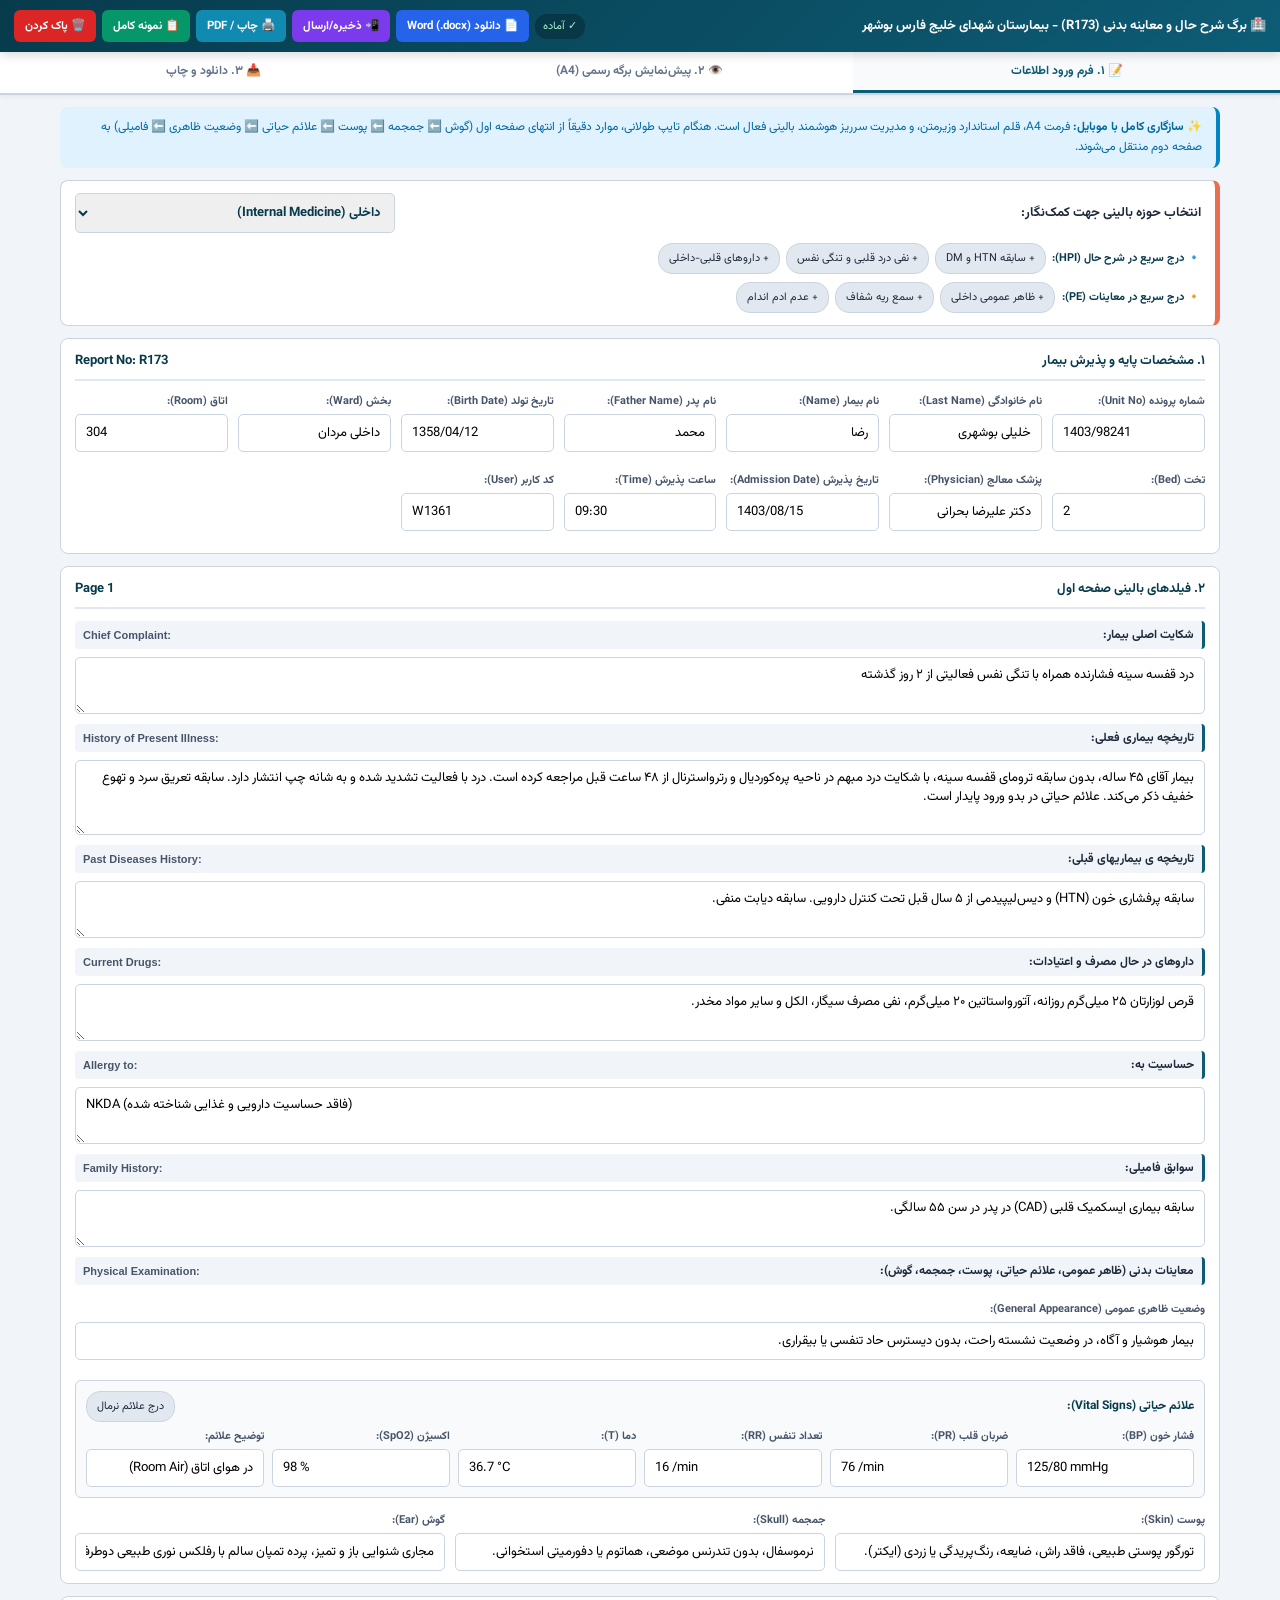
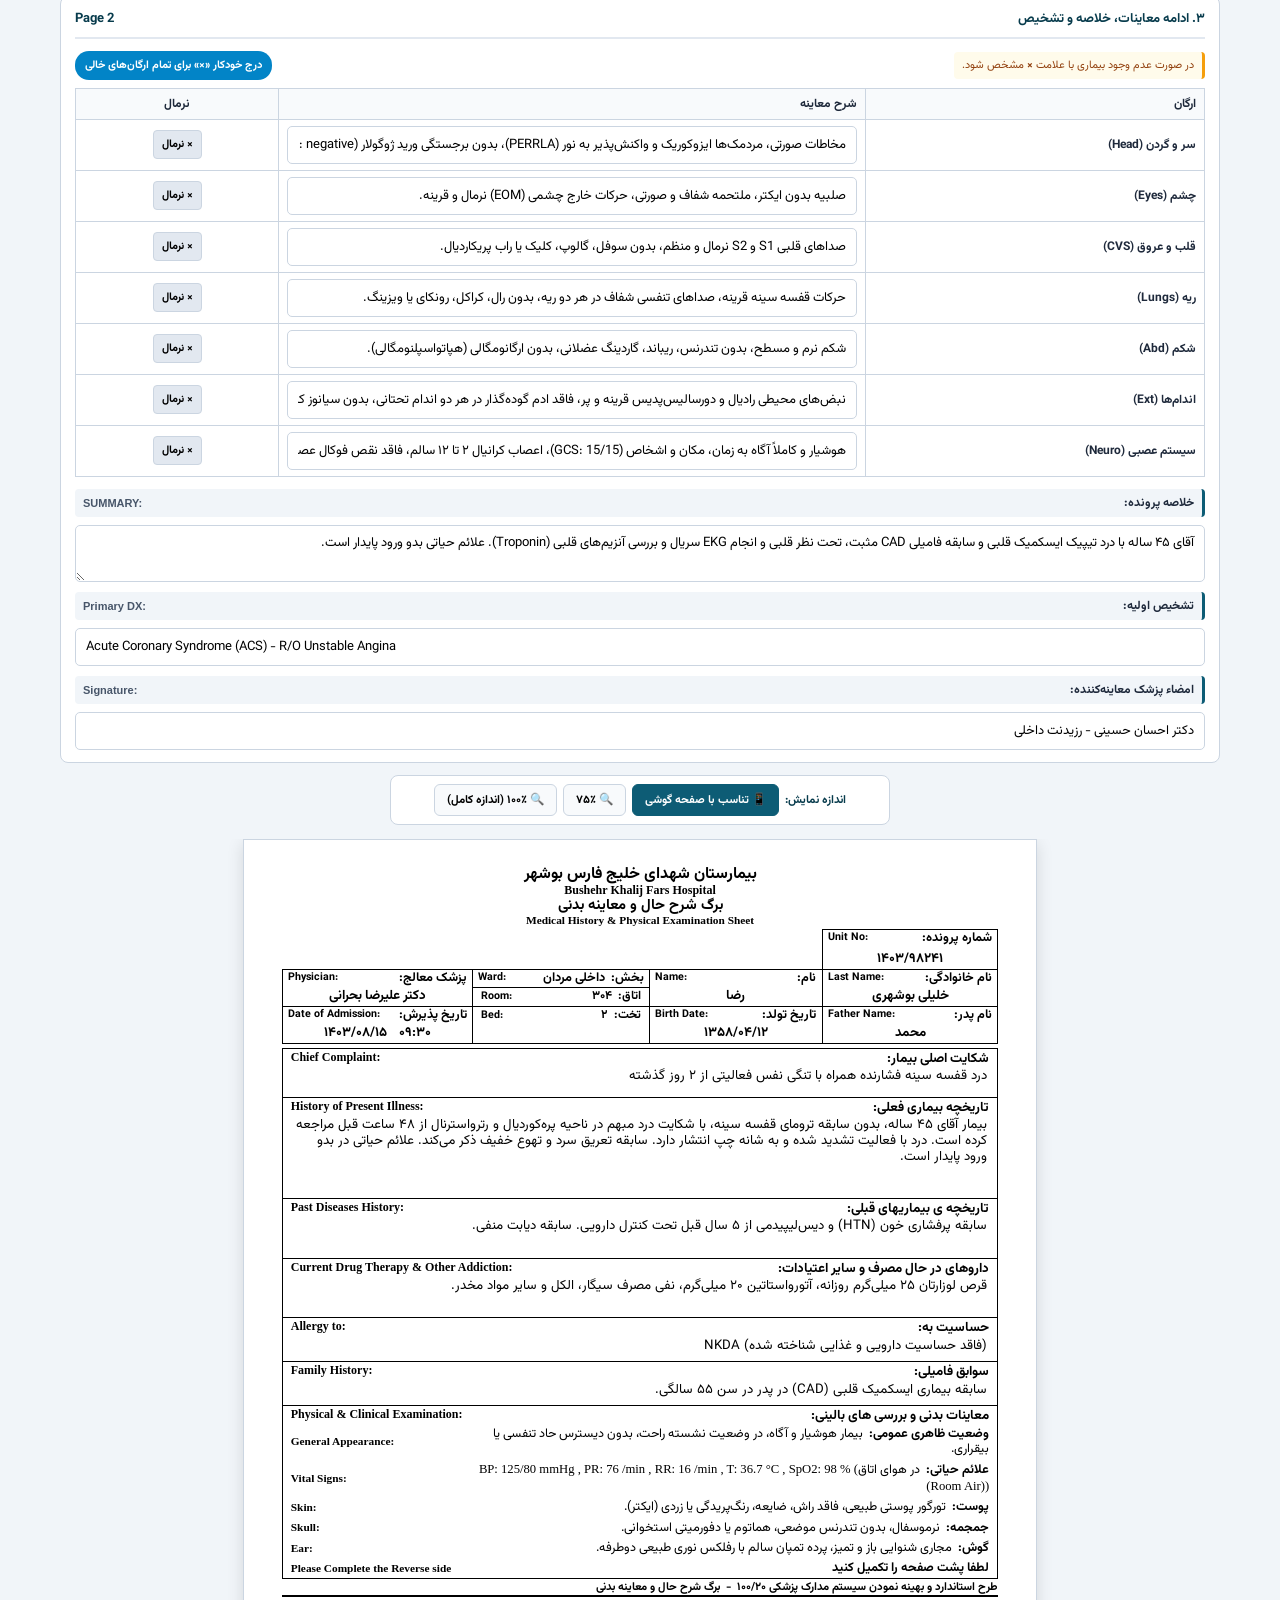
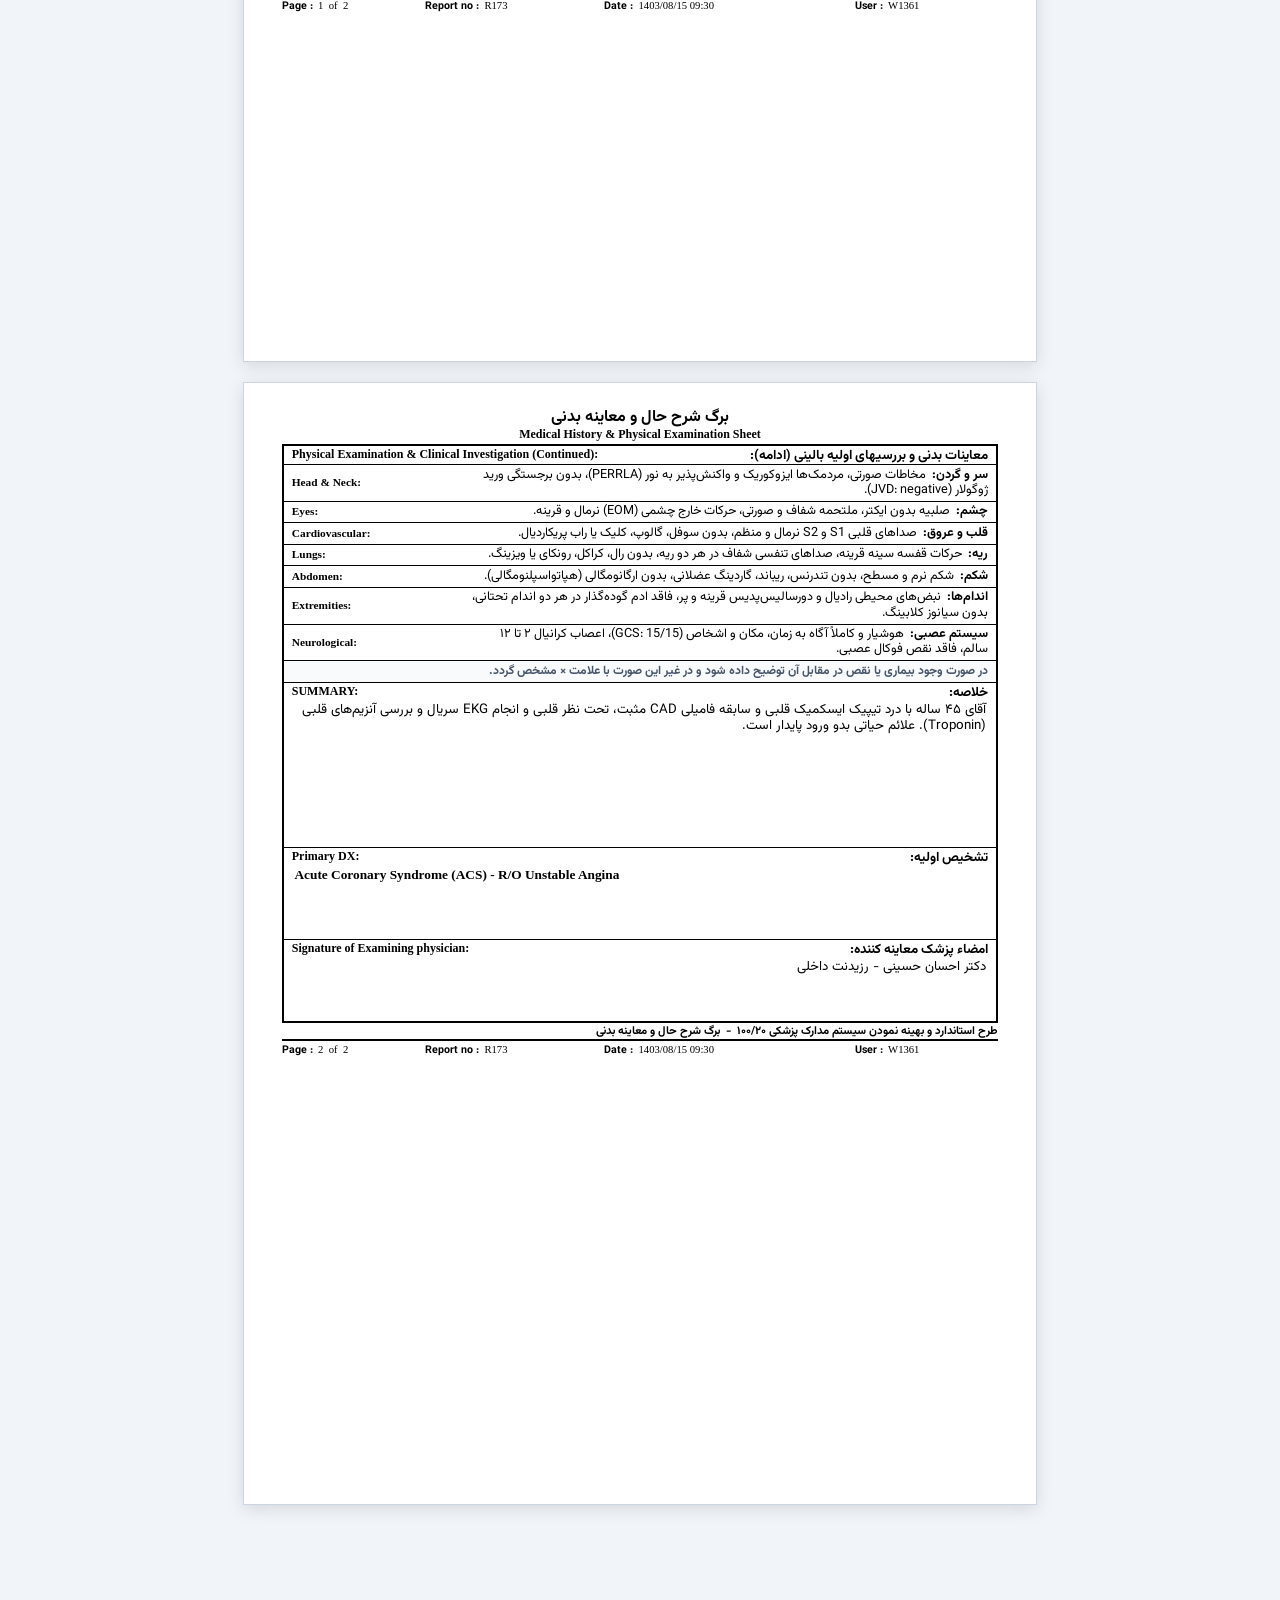
<file: public/khalij_fars_hospital_sheet_fixed.html>
<!DOCTYPE html>
<html lang="fa" dir="rtl">
<head>
  <meta charset="UTF-8">
  <meta name="viewport" content="width=device-width, initial-scale=1.0, maximum-scale=3.0, user-scalable=yes">
  <title>برگ شرح حال و معاینه بدنی - بیمارستان شهدای خلیج فارس بوشهر</title>
  <style>
    /* قلم استاندارد وزیرمتن به صورت درون‌برنامه‌ای (بدون نیاز به اینترنت و بدون مشکل فیلترینگ) */
    @font-face {
  font-family: 'Vazirmatn';
  src: url('[data-uri]') format('woff2');
  font-weight: 400;
  font-style: normal;
  font-display: swap;
}
@font-face {
  font-family: 'Vazirmatn';
  src: url('[data-uri]') format('woff2');
  font-weight: 700;
  font-style: normal;
  font-display: swap;
}

    :root {
      --primary: #0d5c75;
      --primary-dark: #073b4c;
      --secondary: #118ab2;
      --accent: #e76f51;
      --bg: #f1f5f9;
      --border: #cbd5e1;
      --text: #1e293b;
    }
    * {
      box-sizing: border-box;
      margin: 0;
      padding: 0;
      font-family: 'Vazirmatn', 'Noto Sans Arabic', 'Segoe UI', Tahoma, -apple-system, BlinkMacSystemFont, Arial, sans-serif;
    }
    body {
      background: var(--bg);
      color: var(--text);
      direction: rtl;
      font-size: 13px;
      padding-bottom: 70px;
      overflow-x: hidden;
      -webkit-text-size-adjust: 100%;
      -webkit-print-color-adjust: exact !important;
      print-color-adjust: exact !important;
    }

    /* نوار بالا */
    .top-navbar {
      background: linear-gradient(135deg, var(--primary-dark), var(--primary));
      color: #fff; padding: 10px 14px; position: sticky; top: 0; z-index: 1000;
      box-shadow: 0 3px 10px rgba(0,0,0,0.15);
      display: flex; justify-content: space-between; align-items: center; flex-wrap: wrap; gap: 8px;
    }
    .brand-title { font-size: 13px; font-weight: bold; display: flex; align-items: center; gap: 6px; }
    .actions-group { display: flex; align-items: center; gap: 6px; flex-wrap: wrap; }
    
    .btn {
      padding: 7px 11px; border-radius: 6px; border: none; cursor: pointer;
      font-size: 11.5px; font-weight: bold; color: #fff;
      transition: 0.15s; touch-action: manipulation; -webkit-tap-highlight-color: transparent;
      display: inline-flex; align-items: center; gap: 4px; text-decoration: none;
    }
    .btn:active { transform: scale(0.96); }
    .btn-word { background: #2563eb; }
    .btn-word:hover { background: #1d4ed8; }
    .btn-share { background: #7c3aed; }
    .btn-share:hover { background: #5b21b6; }
    .btn-print { background: var(--secondary); }
    .btn-print:hover { background: #0b6988; }
    .btn-sample { background: #059669; }
    .btn-sample:hover { background: #047857; }
    .btn-clear { background: #dc2626; }
    .btn-clear:hover { background: #b91c1c; }
    .save-status { font-size: 11px; color: #a7f3d0; background: rgba(0,0,0,0.25); padding: 4px 8px; border-radius: 12px; }

    /* تب‌های اختصاصی موبایل */
    .mobile-tab-bar {
      display: flex;
      background: #fff;
      border-bottom: 2px solid var(--border);
      position: sticky;
      top: 48px;
      z-index: 990;
      box-shadow: 0 2px 5px rgba(0,0,0,0.05);
    }
    .mobile-tab-btn {
      flex: 1;
      padding: 10px 4px;
      text-align: center;
      font-size: 12px;
      font-weight: bold;
      color: #64748b;
      background: none;
      border: none;
      border-bottom: 3px solid transparent;
      cursor: pointer;
      touch-action: manipulation;
    }
    .mobile-tab-btn.active-tab {
      color: var(--primary);
      border-bottom-color: var(--primary);
      background: #f8fafc;
    }

    .container { max-width: 1180px; margin: 12px auto; padding: 0 10px; }
    .info-badge {
      background: #e0f2fe; color: #0369a1; padding: 10px 14px; border-radius: 8px;
      font-size: 12px; border-right: 4px solid #0284c7; margin-bottom: 12px; line-height: 1.7;
    }
    .specialty-panel {
      background: #fff; border: 1px solid var(--border); border-right: 5px solid var(--accent);
      padding: 12px 14px; border-radius: 8px; margin-bottom: 12px;
    }
    .specialty-header { display: flex; justify-content: space-between; align-items: center; flex-wrap: wrap; gap: 8px; margin-bottom: 10px; }
    .specialty-select { padding: 8px 10px; border: 1px solid var(--border); border-radius: 5px; font-weight: bold; color: var(--primary-dark); width: 100%; max-width: 320px; font-size: 13px; }
    .chips-group { display: flex; flex-direction: column; gap: 8px; }
    .chips-row { display: flex; flex-wrap: wrap; gap: 6px; align-items: center; }
    .chips-label { font-size: 11px; font-weight: bold; color: var(--primary-dark); width: 100%; }
    @media (min-width: 640px) { .chips-label { width: auto; min-width: 140px; } }
    .chip-btn { background: #e2e8f0; color: #1e293b; padding: 6px 10px; border-radius: 14px; font-size: 11px; cursor: pointer; border: 1px solid #cbd5e1; touch-action: manipulation; }
    .chip-btn:hover, .chip-btn:active { background: var(--primary); color: #fff; border-color: var(--primary); }

    .card { background: #fff; border-radius: 8px; border: 1px solid var(--border); padding: 12px 14px; margin-bottom: 12px; }
    .card-title { font-size: 13px; font-weight: bold; color: var(--primary-dark); padding-bottom: 8px; margin-bottom: 12px; border-bottom: 2px solid #e2e8f0; display: flex; justify-content: space-between; flex-wrap: wrap; gap: 4px; }
    
    .form-grid { display: grid; grid-template-columns: repeat(auto-fit, minmax(140px, 1fr)); gap: 10px; }
    @media (max-width: 600px) {
      .form-grid { grid-template-columns: repeat(2, 1fr); gap: 8px; }
    }
    .form-group { display: flex; flex-direction: column; gap: 4px; margin-bottom: 10px; }
    .form-group label { font-weight: bold; font-size: 11px; color: #475569; }
    .form-control {
      padding: 8px 10px; border: 1px solid var(--border); border-radius: 5px; font-size: 13px; outline: none;
      unicode-bidi: plaintext; width: 100%; -webkit-appearance: none;
    }
    @media (max-width: 768px) {
      .form-control { font-size: 14px; } /* جلوگیری از زوم ناخواسته در iOS */
    }
    .form-control:focus { border-color: var(--secondary); box-shadow: 0 0 0 2px rgba(17,138,178,0.15); }
    textarea.form-control { min-height: 55px; resize: vertical; line-height: 1.5; }

    .bilingual-header {
      display: flex; justify-content: space-between; align-items: center;
      background: #f1f5f9; padding: 5px 8px; border-radius: 4px; border-right: 3px solid var(--primary); margin-bottom: 4px;
    }
    .fa-label { font-weight: bold; font-size: 12px; }
    .en-label { direction: ltr; font-family: Arial, sans-serif; font-size: 11px; color: #475569; font-weight: bold; }

    .vitals-box {
      background: #f8fafc; border: 1px solid #cbd5e1; border-radius: 6px;
      padding: 10px; margin-top: 6px; margin-bottom: 10px;
    }
    .vitals-grid { display: grid; grid-template-columns: repeat(auto-fit, minmax(110px, 1fr)); gap: 8px; margin-top: 6px; }
    @media (max-width: 600px) {
      .vitals-grid { grid-template-columns: repeat(2, 1fr); }
    }

    /* ارگان‌ها در موبایل */
    .organ-table { width: 100%; border-collapse: collapse; margin-top: 6px; }
    .organ-table th, .organ-table td { border: 1px solid var(--border); padding: 6px 8px; text-align: right; font-size: 12px; }
    .organ-table th { background: #f8fafc; }
    .btn-normal-quick { padding: 5px 8px; background: #e2e8f0; border: 1px solid var(--border); border-radius: 4px; font-size: 11px; cursor: pointer; font-weight: bold; white-space: nowrap; }
    .btn-normal-quick:hover, .btn-normal-quick:active { background: #cbd5e1; }

    /* تولبار زوم برای پیش‌نمایش در موبایل */
    .zoom-toolbar {
      display: flex; justify-content: center; align-items: center; gap: 6px;
      background: #fff; border: 1px solid var(--border); border-radius: 8px;
      padding: 8px 12px; margin: 0 auto 14px auto; max-width: 500px; flex-wrap: wrap;
    }
    .zoom-mode-btn {
      padding: 6px 12px; border-radius: 6px; border: 1px solid #cbd5e1;
      background: #f8fafc; font-size: 11.5px; font-weight: bold; cursor: pointer;
    }
    .zoom-mode-btn.active-zoom {
      background: var(--primary); color: #fff; border-color: var(--primary);
    }

    .a4-scroll-container { width: 100%; overflow-x: auto; padding: 0 4px 24px 4px; -webkit-overflow-scrolling: touch; }
    .a4-preview-wrapper { display: flex; flex-direction: column; align-items: center; width: 100%; }

    /* ابعاد برگه اصلی A4 */
    .a4-page {
      width: 794px;
      min-height: 1123px;
      background: #fff;
      padding: 7mm 10mm;
      box-shadow: 0 4px 16px rgba(0,0,0,0.12);
      border: 1px solid var(--border);
      color: #000;
      font-family: 'B Nazanin', 'Vazirmatn', Tahoma, sans-serif;
      box-sizing: border-box;
    }

    /* نوار پایین برای دسترسی سریع روی گوشی */
    .mobile-bottom-bar {
      display: none; position: fixed; bottom: 0; left: 0; right: 0; z-index: 1000;
      background: #fff; border-top: 1px solid var(--border); padding: 8px 12px;
      box-shadow: 0 -2px 10px rgba(0,0,0,0.08); justify-content: space-around; gap: 6px;
    }
    @media (max-width: 768px) {
      .mobile-bottom-bar { display: flex; }
      body { padding-bottom: 75px; }
    }

    /* پنل خروجی موبایل */
    .export-card-panel {
      background: #fff; border-radius: 10px; border: 1px solid var(--border);
      padding: 16px; margin: 12px auto; max-width: 600px; text-align: center;
    }
    .export-card-btn {
      display: flex; align-items: center; justify-content: center; gap: 8px;
      width: 100%; padding: 12px; margin-bottom: 10px; border-radius: 8px;
      font-size: 13px; font-weight: bold; color: #fff; border: none; cursor: pointer; text-decoration: none;
    }

    /* مدال دریافت فایل */
    .mobile-dl-modal {
      display: none; position: fixed; inset: 0; background: rgba(0,0,0,0.6); z-index: 2000;
      align-items: center; justify-content: center; padding: 16px;
    }
    .mobile-dl-card {
      background: #fff; border-radius: 10px; max-width: 400px; width: 100%; padding: 18px;
      text-align: center; box-shadow: 0 10px 25px rgba(0,0,0,0.25);
    }

    /* استایل‌های پرینت بدون به هم‌ریختگی */
    @media print {
      @page { size: A4 portrait; margin: 7mm 10mm; }
      body { background: #fff; padding: 0; margin: 0; overflow: visible; }
      .no-print, .mobile-tab-bar, .mobile-bottom-bar, .top-navbar, .zoom-toolbar, .info-badge, .specialty-panel, .card { display: none !important; }
      #previewSectionContainer { display: block !important; }
      .a4-scroll-container { overflow: visible; padding: 0; margin: 0; width: 100%; }
      .a4-preview-wrapper { display: block; width: 100%; }
      .a4-page-scale-wrapper { width: 100% !important; height: auto !important; margin: 0 !important; }
      .a4-page { width: 100% !important; min-height: auto !important; transform: none !important; position: static !important; padding: 0; margin: 0; box-shadow: none; border: none; }
      .print-page-break { page-break-before: always; }
    }
  </style>
</head>
<body>

  <!-- مدال اشتراک و دانلود -->
  <div class="mobile-dl-modal no-print" id="mobileDlModal">
    <div class="mobile-dl-card">
      <h3 style="color:var(--primary-dark); margin-bottom:8px; font-size:15px;">📥 دریافت و اشتراک‌گذاری فایل</h3>
      <p style="font-size:12px; color:#475569; line-height:1.6; margin-bottom:14px;">
        برای گوشی، پیشنهاد می‌شود از دکمه «اشتراک‌گذاری» استفاده نمایید تا مستقیماً در نرم‌افزار Word گوشی یا شبکه‌های اجتماعی باز شود:
      </p>
      <div style="display:flex; flex-direction:column; gap:8px;">
        <button type="button" class="btn btn-share" style="justify-content:center; padding:11px;" onclick="shareWordOnMobile()">
          📲 اشتراک‌گذاری / باز کردن مستقیم در Word
        </button>
        <button type="button" class="btn btn-word" style="justify-content:center; padding:11px;" onclick="exportToWordDoc(); closeMobileModal();">
          📄 دانلود فایل Word استاندارد (.docx)
        </button>
        <button type="button" class="btn btn-print" style="justify-content:center; padding:11px;" onclick="window.print(); closeMobileModal();">
          🖨️ ذخیره به صورت PDF گوشی
        </button>
        <button type="button" class="btn btn-clear" style="justify-content:center; background:#64748b;" onclick="closeMobileModal()">
          بستن
        </button>
      </div>
    </div>
  </div>

  <!-- نوار بالای دسکتاپ و تبلت -->
  <nav class="top-navbar no-print">
    <div class="brand-title">🏥 برگ شرح حال و معاینه بدنی (R173) - بیمارستان شهدای خلیج فارس بوشهر</div>
    <div class="actions-group">
      <span class="save-status" id="saveStatus">✓ آماده</span>
      <button type="button" class="btn btn-word" onclick="exportToWordDoc()">📄 دانلود Word (.docx)</button>
      <button type="button" class="btn btn-share" onclick="openMobileModal()">📲 ذخیره/ارسال</button>
      <button type="button" class="btn btn-print" onclick="window.print()">🖨️ چاپ / PDF</button>
      <button type="button" class="btn btn-sample" onclick="loadDefaultSample()">📋 نمونه کامل</button>
      <button type="button" class="btn btn-clear" onclick="clearFormConfirm()">🗑️ پاک کردن</button>
    </div>
  </nav>

  <!-- تب‌های بهینه‌ساز موبایل -->
  <div class="mobile-tab-bar no-print">
    <button type="button" class="mobile-tab-btn active-tab" id="tabBtnForm" onclick="setMobileTab('form')">
      📝 ۱. فرم ورود اطلاعات
    </button>
    <button type="button" class="mobile-tab-btn" id="tabBtnPreview" onclick="setMobileTab('preview')">
      👁️ ۲. پیش‌نمایش برگه رسمی (A4)
    </button>
    <button type="button" class="mobile-tab-btn" id="tabBtnExport" onclick="setMobileTab('export')">
      📥 ۳. دانلود و چاپ
    </button>
  </div>

  <div class="container no-print">
    <!-- بخش فرم ورود اطلاعات -->
    <div id="formSectionContainer">
      <div class="info-badge">
        ✨ <b>سازگاری کامل با موبایل:</b> فرمت A4، قلم استاندارد وزیرمتن، و مدیریت سرریز هوشمند بالینی فعال است. هنگام تایپ طولانی، موارد دقیقاً از انتهای صفحه اول (گوش ⬅️ جمجمه ⬅️ پوست ⬅️ علائم حیاتی ⬅️ وضعیت ظاهری ⬅️ فامیلی) به صفحه دوم منتقل می‌شوند.
      </div>

      <div class="specialty-panel">
        <div class="specialty-header">
          <label style="font-weight:bold;">انتخاب حوزه بالینی جهت کمک‌نگار:</label>
          <select id="specialtySelect" class="specialty-select" onchange="applySpecialtyTemplate()">
            <option value="general">عمومی و اورژانس (General / Emergency)</option>
            <option value="internal" selected>داخلی (Internal Medicine)</option>
            <option value="surgery">جراحی (General Surgery)</option>
            <option value="pediatrics">کودکان (Pediatrics)</option>
            <option value="obgyn">زنان و زایمان (OB/GYN)</option>
          </select>
        </div>
        <div class="chips-group">
          <div class="chips-row">
            <span class="chips-label">🔹 درج سریع در شرح حال (HPI):</span>
            <div class="chips-row" id="hpiChipsContainer"></div>
          </div>
          <div class="chips-row">
            <span class="chips-label">🔸 درج سریع در معاینات (PE):</span>
            <div class="chips-row" id="peChipsContainer"></div>
          </div>
        </div>
      </div>

      <!-- ۱. مشخصات پایه -->
      <div class="card">
        <div class="card-title"><span>۱. مشخصات پایه و پذیرش بیمار</span><span>Report No: R173</span></div>
        <div class="form-grid">
          <div class="form-group"><label>شماره پرونده (Unit No):</label><input type="text" id="rec_no" class="form-control"></div>
          <div class="form-group"><label>نام خانوادگی (Last Name):</label><input type="text" id="patient_family" class="form-control"></div>
          <div class="form-group"><label>نام بیمار (Name):</label><input type="text" id="patient_name" class="form-control"></div>
          <div class="form-group"><label>نام پدر (Father Name):</label><input type="text" id="patient_father" class="form-control"></div>
          <div class="form-group"><label>تاریخ تولد (Birth Date):</label><input type="text" id="birth_date" class="form-control"></div>
          <div class="form-group"><label>بخش (Ward):</label><input type="text" id="ward_name" class="form-control"></div>
          <div class="form-group"><label>اتاق (Room):</label><input type="text" id="room_no" class="form-control"></div>
          <div class="form-group"><label>تخت (Bed):</label><input type="text" id="bed_no" class="form-control"></div>
          <div class="form-group"><label>پزشک معالج (Physician):</label><input type="text" id="attending_physician" class="form-control"></div>
          <div class="form-group"><label>تاریخ پذیرش (Admission Date):</label><input type="text" id="adm_date" class="form-control"></div>
          <div class="form-group"><label>ساعت پذیرش (Time):</label><input type="text" id="adm_time" class="form-control"></div>
          <div class="form-group"><label>کد کاربر (User):</label><input type="text" id="user_code" class="form-control"></div>
        </div>
      </div>

      <!-- ۲. فیلدهای بالینی صفحه اول -->
      <div class="card">
        <div class="card-title"><span>۲. فیلدهای بالینی صفحه اول</span><span>Page 1</span></div>
        <div class="form-group">
          <div class="bilingual-header"><span class="fa-label">شکایت اصلی بیمار:</span><span class="en-label">Chief Complaint:</span></div>
          <textarea id="chief_complaint" class="form-control"></textarea>
        </div>
        <div class="form-group">
          <div class="bilingual-header"><span class="fa-label">تاریخچه بیماری فعلی:</span><span class="en-label">History of Present Illness:</span></div>
          <textarea id="hpi" class="form-control" style="min-height:75px;"></textarea>
        </div>
        <div class="form-group">
          <div class="bilingual-header"><span class="fa-label">تاریخچه ی بیماریهای قبلی:</span><span class="en-label">Past Diseases History:</span></div>
          <textarea id="pmh" class="form-control"></textarea>
        </div>
        <div class="form-group">
          <div class="bilingual-header"><span class="fa-label">داروهای در حال مصرف و اعتیادات:</span><span class="en-label">Current Drugs:</span></div>
          <textarea id="drugs_addiction" class="form-control"></textarea>
        </div>
        <div class="form-group">
          <div class="bilingual-header"><span class="fa-label">حساسیت به:</span><span class="en-label">Allergy to:</span></div>
          <textarea id="allergy" class="form-control" style="min-height:42px;"></textarea>
        </div>
        <div class="form-group">
          <div class="bilingual-header"><span class="fa-label">سوابق فامیلی:</span><span class="en-label">Family History:</span></div>
          <textarea id="family_history" class="form-control" style="min-height:42px;"></textarea>
        </div>

        <!-- معاینات پایه -->
        <div class="form-group" style="margin-bottom:0;">
          <div class="bilingual-header">
            <span class="fa-label">معاینات بدنی (ظاهر عمومی، علائم حیاتی، پوست، جمجمه، گوش):</span>
            <span class="en-label">Physical Examination:</span>
          </div>

          <div class="form-group" style="margin-top:8px;">
            <label>وضعیت ظاهری عمومی (General Appearance):</label>
            <input type="text" id="pe_ga" class="form-control" placeholder="بیمار هوشیار و آگاه...">
          </div>

          <div class="vitals-box">
            <div style="display:flex; justify-content:space-between; align-items:center; flex-wrap:wrap; gap:6px; margin-bottom:6px;">
              <label style="font-weight:bold; font-size:12px; color:var(--primary-dark);">علائم حیاتی (Vital Signs):</label>
              <button type="button" class="chip-btn" onclick="fillNormalVitals()">درج علائم نرمال</button>
            </div>
            <div class="vitals-grid">
              <div class="form-group" style="margin:0;"><label>فشار خون (BP):</label><input type="text" id="vs_bp" class="form-control" placeholder="120/80" dir="ltr"></div>
              <div class="form-group" style="margin:0;"><label>ضربان قلب (PR):</label><input type="text" id="vs_pr" class="form-control" placeholder="78" dir="ltr"></div>
              <div class="form-group" style="margin:0;"><label>تعداد تنفس (RR):</label><input type="text" id="vs_rr" class="form-control" placeholder="16" dir="ltr"></div>
              <div class="form-group" style="margin:0;"><label>دما (T):</label><input type="text" id="vs_t" class="form-control" placeholder="36.8" dir="ltr"></div>
              <div class="form-group" style="margin:0;"><label>اکسیژن (SpO2):</label><input type="text" id="vs_spo2" class="form-control" placeholder="98%" dir="ltr"></div>
              <div class="form-group" style="margin:0;"><label>توضیح علائم:</label><input type="text" id="pe_vitals_note" class="form-control" placeholder="اختیاری"></div>
            </div>
          </div>

          <div class="form-grid">
            <div class="form-group" style="margin:0;"><label>پوست (Skin):</label><input type="text" id="pe_skin" class="form-control"></div>
            <div class="form-group" style="margin:0;"><label>جمجمه (Skull):</label><input type="text" id="pe_skull" class="form-control"></div>
            <div class="form-group" style="margin:0;"><label>گوش (Ear):</label><input type="text" id="pe_ear" class="form-control"></div>
          </div>
        </div>
      </div>

      <!-- ۳. فیلدهای صفحه دوم -->
      <div class="card">
        <div class="card-title"><span>۳. ادامه معاینات، خلاصه و تشخیص</span><span>Page 2</span></div>
        <div style="display:flex; justify-content:space-between; align-items:center; margin-bottom:8px; flex-wrap:wrap; gap:6px;">
          <span style="font-size:11px; color:#92400e; background:#fffbeb; padding:5px 8px; border-radius:4px; border-right:3px solid #f59e0b;">
            در صورت عدم وجود بیماری با علامت <b>×</b> مشخص شود.
          </span>
          <button type="button" class="chip-btn" onclick="setAllOrgansNormal()" style="background:#0284c7; color:#fff; font-weight:bold; border:none;">
            درج خودکار «×» برای تمام ارگان‌های خالی
          </button>
        </div>

        <table class="organ-table">
          <thead>
            <tr><th style="width:30%;">ارگان</th><th style="width:52%;">شرح معاینه</th><th style="width:18%; text-align:center;">نرمال</th></tr>
          </thead>
          <tbody>
            <tr><td><b>سر و گردن (Head)</b></td><td><input type="text" id="pe_head_neck" class="form-control"></td><td style="text-align:center;"><button type="button" class="btn-normal-quick" onclick="setNormal('pe_head_neck')">× نرمال</button></td></tr>
            <tr><td><b>چشم (Eyes)</b></td><td><input type="text" id="pe_eyes" class="form-control"></td><td style="text-align:center;"><button type="button" class="btn-normal-quick" onclick="setNormal('pe_eyes')">× نرمال</button></td></tr>
            <tr><td><b>قلب و عروق (CVS)</b></td><td><input type="text" id="pe_cvs" class="form-control"></td><td style="text-align:center;"><button type="button" class="btn-normal-quick" onclick="setNormal('pe_cvs')">× نرمال</button></td></tr>
            <tr><td><b>ریه (Lungs)</b></td><td><input type="text" id="pe_chest" class="form-control"></td><td style="text-align:center;"><button type="button" class="btn-normal-quick" onclick="setNormal('pe_chest')">× نرمال</button></td></tr>
            <tr><td><b>شکم (Abd)</b></td><td><input type="text" id="pe_abd" class="form-control"></td><td style="text-align:center;"><button type="button" class="btn-normal-quick" onclick="setNormal('pe_abd')">× نرمال</button></td></tr>
            <tr><td><b>اندام‌ها (Ext)</b></td><td><input type="text" id="pe_ext" class="form-control"></td><td style="text-align:center;"><button type="button" class="btn-normal-quick" onclick="setNormal('pe_ext')">× نرمال</button></td></tr>
            <tr><td><b>سیستم عصبی (Neuro)</b></td><td><input type="text" id="pe_neuro" class="form-control"></td><td style="text-align:center;"><button type="button" class="btn-normal-quick" onclick="setNormal('pe_neuro')">× نرمال</button></td></tr>
          </tbody>
        </table>

        <div class="form-group" style="margin-top:12px;">
          <div class="bilingual-header"><span class="fa-label">خلاصه پرونده:</span><span class="en-label">SUMMARY:</span></div>
          <textarea id="clinical_summary" class="form-control"></textarea>
        </div>
        <div class="form-group">
          <div class="bilingual-header"><span class="fa-label">تشخیص اولیه:</span><span class="en-label">Primary DX:</span></div>
          <input type="text" id="primary_dx" class="form-control">
        </div>
        <div class="form-group" style="margin-bottom:0;">
          <div class="bilingual-header"><span class="fa-label">امضاء پزشک معاینه‌کننده:</span><span class="en-label">Signature:</span></div>
          <input type="text" id="examining_physician" class="form-control">
        </div>
      </div>
    </div>

    <!-- بخش خروجی و دانلود اختصاصی موبایل -->
    <div id="exportSectionContainer" style="display:none;">
      <div class="export-card-panel">
        <h3 style="color:var(--primary-dark); margin-bottom:10px; font-size:16px;">📥 دریافت و اشتراک‌گذاری برگه بیمارستان</h3>
        <p style="font-size:12px; color:#64748b; line-height:1.7; margin-bottom:16px;">
          پرونده با اطلاعات وارد شده آماده است. با کلیک بر روی گزینه‌های زیر می‌توانید فایل را ذخیره یا در شبکه‌های اجتماعی ارسال فرمایید:
        </p>

        <button type="button" class="export-card-btn" style="background:#7c3aed;" onclick="shareWordOnMobile()">
          📲 اشتراک‌گذاری در Word / شبکه‌های اجتماعی (مخصوص گوشی)
        </button>

        <button type="button" class="export-card-btn" style="background:#2563eb;" onclick="exportToWordDoc()">
          📄 دانلود مستقیم فایل Word اصلی (.docx)
        </button>

        <button type="button" class="export-card-btn" style="background:#0891b2;" onclick="window.print()">
          🖨️ ذخیره به صورت PDF گوشی یا چاپ مستقیم
        </button>

        <div style="margin-top:16px; padding:12px; background:#f8fafc; border-radius:8px; border:1px solid #e2e8f0; text-align:right;">
          <p style="font-size:11px; color:#475569; line-height:1.7; margin:0;">
            💡 <b>نکته برای کاربران موبایل:</b> چنانچه نرم‌افزار Word روی گوشی شما نصب نیست، گزینه <b>«🖨️ ذخیره به صورت PDF»</b> را انتخاب کنید تا مرورگر گوشی، فرم را با بهترین کیفیت به صورت فایل PDF دو صفحه‌ای ذخیره کند.
          </p>
        </div>
      </div>
    </div>

    <!-- بخش پیش‌نمایش دو صفحه A4 با مقیاس هوشمند -->
    <div id="previewSectionContainer">
      <div class="zoom-toolbar no-print">
        <span style="font-size:11.5px; font-weight:bold; color:var(--primary-dark);">اندازه نمایش:</span>
        <button type="button" class="zoom-mode-btn active-zoom" id="zoomBtn_fit" onclick="setZoomMode('fit')">📱 تناسب با صفحه گوشی</button>
        <button type="button" class="zoom-mode-btn" id="zoomBtn_75" onclick="setZoomMode('75')">🔍 ۷۵٪</button>
        <button type="button" class="zoom-mode-btn" id="zoomBtn_100" onclick="setZoomMode('100')">🔍 ۱۰۰٪ (اندازه کامل)</button>
      </div>

      <div class="a4-scroll-container">
        <div class="a4-preview-wrapper" id="livePreviewContainer"></div>
      </div>
    </div>
  </div>

  <!-- نوار دسترسی سریع پایین صفحه در موبایل -->
  <div class="mobile-bottom-bar no-print">
    <button type="button" class="btn btn-word" style="flex:1; justify-content:center; padding:9px 4px; font-size:11px;" onclick="exportToWordDoc()">
      📄 دانلود ورد
    </button>
    <button type="button" class="btn btn-share" style="flex:1; justify-content:center; padding:9px 4px; font-size:11px;" onclick="shareWordOnMobile()">
      📲 ارسال
    </button>
    <button type="button" class="btn btn-print" style="flex:1; justify-content:center; padding:9px 4px; font-size:11px;" onclick="window.print()">
      🖨️ PDF
    </button>
    <button type="button" class="btn btn-sample" style="flex:1; justify-content:center; padding:9px 4px; font-size:11px; background:#0d5c75;" onclick="setMobileTab(currentMobileTab === 'preview' ? 'form' : 'preview')">
      👁️ تغییر نما
    </button>
  </div>

  <script>

    // ============================================================================
    // ۱. مدیریت وضعیت تب‌ها، زوم موبایل و بهینه‌سازی رندر (Dirty Flag + Debounce)
    // ============================================================================
    let currentMobileTab = 'form'; // 'form' | 'preview' | 'export'
    let currentZoomMode = 'fit';   // 'fit' | '75' | '100'
    let isFormDirty = true;        // جلوگیری از رندر تکراری هنگام جابه‌جایی تب

    function debounce(func, wait) {
      let timeout;
      return function(...args) {
        clearTimeout(timeout);
        timeout = setTimeout(() => func.apply(this, args), wait);
      };
    }

    function setMobileTab(tab) {
      currentMobileTab = tab;
      const formSec = document.getElementById('formSectionContainer');
      const prevSec = document.getElementById('previewSectionContainer');
      const expSec = document.getElementById('exportSectionContainer');

      const tabFormBtn = document.getElementById('tabBtnForm');
      const tabPrevBtn = document.getElementById('tabBtnPreview');
      const tabExpBtn  = document.getElementById('tabBtnExport');

      [tabFormBtn, tabPrevBtn, tabExpBtn].forEach(b => { if (b) b.classList.remove('active-tab'); });

      if (tab === 'form') {
        if (formSec) formSec.style.display = 'block';
        if (prevSec) prevSec.style.display = (window.innerWidth >= 992 ? 'block' : 'none');
        if (expSec)  expSec.style.display = 'none';
        if (tabFormBtn) tabFormBtn.classList.add('active-tab');
      } else if (tab === 'preview') {
        if (formSec) formSec.style.display = (window.innerWidth >= 992 ? 'block' : 'none');
        if (prevSec) prevSec.style.display = 'block';
        if (expSec)  expSec.style.display = 'none';
        if (tabPrevBtn) tabPrevBtn.classList.add('active-tab');
        if (isFormDirty) {
          updatePreview();
        }
      } else if (tab === 'export') {
        if (formSec) formSec.style.display = (window.innerWidth >= 992 ? 'block' : 'none');
        if (prevSec) prevSec.style.display = (window.innerWidth >= 992 ? 'block' : 'none');
        if (expSec)  expSec.style.display = 'block';
        if (tabExpBtn) tabExpBtn.classList.add('active-tab');
      }
    }

    function setZoomMode(mode) {
      currentZoomMode = mode;
      document.querySelectorAll('.zoom-mode-btn').forEach(b => b.classList.remove('active-zoom'));
      const activeBtn = document.getElementById('zoomBtn_' + mode);
      if (activeBtn) activeBtn.classList.add('active-zoom');
      updatePreview();
    }

    function renderScaledPages(page1, page2) {
      const container = document.getElementById('livePreviewContainer');
      if (!container) return;

      const screenW = window.innerWidth;
      let scale = 1.0;

      if (currentZoomMode === 'fit') {
        if (screenW < 840) {
          scale = Math.min(1.0, Math.max(0.32, (screenW - 20) / 794));
        } else {
          scale = 1.0;
        }
      } else if (currentZoomMode === '75') {
        scale = 0.75;
      } else if (currentZoomMode === '100') {
        scale = 1.0;
      }

      const scaledW = Math.round(794 * scale);
      const scaledH = Math.round(1123 * scale);

      container.innerHTML = `
        <div class="a4-page-scale-wrapper" style="width:${scaledW}px; height:${scaledH}px; margin:0 auto 20px auto; position:relative; overflow:visible;">
          <div class="a4-page" style="width:794px; min-height:1123px; transform: scale(${scale}); transform-origin: top right; position:absolute; top:0; right:0;">
            ${page1}
          </div>
        </div>
        <div class="a4-page-scale-wrapper print-page-break" style="width:${scaledW}px; height:${scaledH}px; margin:0 auto 20px auto; position:relative; overflow:visible;">
          <div class="a4-page" style="width:794px; min-height:1123px; transform: scale(${scale}); transform-origin: top right; position:absolute; top:0; right:0;">
            ${page2}
          </div>
        </div>
      `;
      isFormDirty = false;
    }

    window.addEventListener('resize', debounce(() => {
      if (currentZoomMode === 'fit') updatePreview();
    }, 200));

    // ============================================================================
    // ۲. داده‌ها و قالب‌های کمکی بالینی
    // ============================================================================
    const STORAGE_KEY = "khalij_fars_ehr_sheet_standalone_v1";
    const allFieldIds = [
      'rec_no','patient_name','patient_family','patient_father','birth_date','ward_name',
      'room_no','bed_no','attending_physician','adm_date','adm_time','user_code',
      'chief_complaint','hpi','pmh','drugs_addiction','allergy','family_history',
      'pe_ga','vs_bp','vs_pr','vs_rr','vs_t','vs_spo2','pe_vitals_note',
      'pe_skin','pe_skull','pe_ear','pe_head_neck','pe_eyes','pe_cvs','pe_chest',
      'pe_abd','pe_ext','pe_neuro','clinical_summary','primary_dx','examining_physician','specialtySelect'
    ];

    const specialtyPresets = {
      general: {
        hpi: [
          { label: "+ علائم حیاتی پایدار", target: "hpi", text: "علائم حیاتی بیمار در بدو ورود پایدار است. " },
          { label: "+ نفی تروما", target: "hpi", text: "بیمار سابقه تروما یا آسیب فیزیکی اخیر را نفی می‌کند. " },
          { label: "+ عدم حساسیت (NKDA)", target: "allergy", text: "NKDA (فاقد حساسیت دارویی و غذایی شناخته شده)" }
        ],
        pe: [
          { label: "+ ظاهر عمومی خوب", target: "pe_ga", text: "بیمار هوشیار، آگاه، بدون دیسترس حاد تنفسی، ظاهر Ill یا Toxic ندارد." },
          { label: "+ هوشیاری کامل (GCS=15)", target: "pe_neuro", text: "هوشیار و آگاه به زمان، مکان و شخص (GCS: 15/15)، بدون نقص عصبی فوکال." },
          { label: "+ سمع قلب و ریه نرمال", target: "pe_cvs", text: "S1 و S2 نرمال، بدون سوفل؛ ریتم منظم." }
        ]
      },
      internal: {
        hpi: [
          { label: "+ سابقه HTN و DM", target: "pmh", text: "سابقه پرفشاری خون (HTN) و دیابت نوع ۲ تحت درمان دارویی. " },
          { label: "+ نفی درد قلبی و تنگی نفس", target: "hpi", text: "بیمار درد قفسه سینه، تپش قلب، ارتپنه و PND را نفی می‌کند. " },
          { label: "+ داروهای قلبی-داخلی", target: "drugs_addiction", text: "مصرف روزانه لوزارتان، متفورمین و آتورواستاتین. " }
        ],
        pe: [
          { label: "+ ظاهر عمومی داخلی", target: "pe_ga", text: "بیمار هوشیار، در وضعیت نشسته راحت، بدون سیانوز یا ایکتر." },
          { label: "+ سمع ریه شفاف", target: "pe_chest", text: "سمع هر دو ریه شفاف، بدون رال یا ویزینگ." },
          { label: "+ عدم ادم اندام", target: "pe_ext", text: "نبض‌های محیطی قرینه؛ بدون ادم گوده‌گذار." }
        ]
      },
      surgery: {
        hpi: [
          { label: "+ وضعیت ناشتایی (NPO)", target: "hpi", text: "بیمار از ۶ ساعت قبل ناشتا (NPO) می‌باشد. " },
          { label: "+ درد شکم جراحی", target: "hpi", text: "بیمار با شکایت درد شکم از چند ساعت قبل همراه با تهوع مراجعه نموده است. " },
          { label: "+ نفی مصرف ضدانعقاد", target: "drugs_addiction", text: "عدم مصرف داروهای ضدانعقاد (آسپرین، وارفارین، پلاویکس). " }
        ],
        pe: [
          { label: "+ ظاهر عمومی جراحی", target: "pe_ga", text: "بیمار هوشیار، به علت درد شکمی کمی بی‌قرار است." },
          { label: "+ شکم نرم بدون گاردینگ", target: "pe_abd", text: "شکم نرم، بدون دیستانسیون، تندرنس، ریباند یا گاردینگ." },
          { label: "+ تندرنس RLQ", target: "pe_abd", text: "تندرنس موضعی در ناحیه RLQ؛ علامت ریباند مثبت." }
        ]
      },
      pediatrics: {
        hpi: [
          { label: "+ واکسیناسیون کامل", target: "pmh", text: "واکسیناسیون کودک مطابق جدول کشوری کامل است. " },
          { label: "+ زایمان و رشد طبیعی", target: "pmh", text: "حاصل زایمان ترم، وزن تولد نرمال، رشد متناسب با سن. " }
        ],
        pe: [
          { label: "+ ظاهر عمومی کودک", target: "pe_ga", text: "کودک هوشیار، فعال، هیدراتاسیون مخاطی مناسب، بدون دیسترس تنفسی." },
          { label: "+ فونتانل طبیعی", target: "pe_skull", text: "نرموسفال، فونتانل قدامی باز و هم‌سطح." },
          { label: "+ اتوسکوپی گوش نرمال", target: "pe_ear", text: "کانال گوش و پرده تمپان دو طرف طبیعی." }
        ]
      },
      obgyn: {
        hpi: [
          { label: "+ شرح مامایی (G/P/A/L)", target: "pmh", text: "G: 2 , P: 1 , Ab: 0 , L: 1. " },
          { label: "+ حرکات جنین طبیعی", target: "hpi", text: "حرکات جنین طبیعی؛ نفی آبریزش (ROM) یا خونریزی واژینال. " }
        ],
        pe: [
          { label: "+ ظاهر عمومی بارداری", target: "pe_ga", text: "بیمار هوشیار و پایدار، بدون ادم صورت یا علائم پره‌اکلامپسی." },
          { label: "+ معاینه شکم بارداری و FHR", target: "pe_abd", text: "صدای قلب جنین (FHR) منظم و طبیعی، بدون کنتراکشن رحمی." }
        ]
      }
    };

    function applySpecialtyTemplate() {
      const val = document.getElementById('specialtySelect').value;
      const hpiBox = document.getElementById('hpiChipsContainer');
      const peBox = document.getElementById('peChipsContainer');
      hpiBox.innerHTML = '';
      peBox.innerHTML = '';
      const preset = specialtyPresets[val] || { hpi: [], pe: [] };
      const makeBtn = (c) => {
        const b = document.createElement('button');
        b.type = 'button';
        b.className = 'chip-btn';
        b.textContent = c.label;
        b.onclick = () => {
          const el = document.getElementById(c.target);
          if (el) {
            const cur = (el.value || '').trim();
            const txt = (c.text || '').trim();
            if (!cur.includes(txt)) {
              if (c.target.startsWith('pe_') && (cur === '×' || (cur.includes('بدون تندرنس') && txt.includes('تندرنس')) || (cur.includes('تندرنس موضعی') && txt.includes('بدون تندرنس')))) {
                el.value = txt;
              } else {
                el.value = (cur ? cur + ' ' : '') + txt;
              }
            }
            el.focus();
            onFormChangeImmediate();
          }
        };
        return b;
      };
      preset.hpi.forEach(c => hpiBox.appendChild(makeBtn(c)));
      preset.pe.forEach(c => peBox.appendChild(makeBtn(c)));
    }

    function fillNormalVitals() {
      document.getElementById('vs_bp').value = '120/80 mmHg';
      document.getElementById('vs_pr').value = '78 /min';
      document.getElementById('vs_rr').value = '16 /min';
      document.getElementById('vs_t').value = '36.8 °C';
      document.getElementById('vs_spo2').value = '98 %';
      onFormChangeImmediate();
    }

    function setNormal(id) {
      const el = document.getElementById(id);
      if (el) { el.value = '×'; onFormChangeImmediate(); }
    }

    function setAllOrgansNormal() {
      ['pe_skin','pe_skull','pe_ear','pe_head_neck','pe_eyes','pe_cvs','pe_chest','pe_abd','pe_ext','pe_neuro'].forEach(id => {
        const el = document.getElementById(id);
        if (el && !el.value.trim()) el.value = '×';
      });
      onFormChangeImmediate();
    }

    function gv(id) {
      const el = document.getElementById(id);
      return el ? el.value : '';
    }

    function toFaDigits(str) {
      return (str || '').trim().replace(/\d/g, d => '۰۱۲۳۴۵۶۷۸۹'[d]);
    }

    function sanitizeControlChars(str) {
      return (str || '')
        .replace(/[\x00-\x08\x0B\x0C\x0E-\x1F\uFFFE\uFFFF]/g, '')
        .replace(/[\uD800-\uDBFF](?![\uDC00-\uDFFF])|(?<![\uD800-\uDBFF])[\uDC00-\uDFFF]/g, '');
    }

    function esc(s) {
      return sanitizeControlChars(s)
        .replace(/&/g,"&amp;")
        .replace(/</g,"&lt;")
        .replace(/>/g,"&gt;")
        .replace(/\r?\n/g,"<br>");
    }

    function isLatinText(str) {
      if (!str) return false;
      const clean = str.replace(/<br\s*\/?>/gi, '').trim();
      if (!clean || clean === '×') return false;
      const latinCount = (clean.match(/[A-Za-z]/g) || []).length;
      const persianCount = (clean.match(/[\u0600-\u06FF]/g) || []).length;
      if (latinCount === 0) return false;
      if (persianCount === 0) return true;
      const firstStrongMatch = clean.match(/[A-Za-z\u0600-\u06FF]/);
      const startsWithPersian = firstStrongMatch ? /[\u0600-\u06FF]/.test(firstStrongMatch[0]) : false;
      if (startsWithPersian) return false;
      return latinCount > persianCount * 2;
    }

    function getVisualCharLength(str) {
      if (!str) return 0;
      return str.replace(/[\u200B-\u200F\uFEFF\u064B-\u065F]/g, '').length;
    }

    // فقط برای محاسبه گنجایش و تخمین تعداد خطوط صفحه اول استفاده می‌شود
    function splitTextIntoVisualLines(rawText, charsPerLine = 80) {
      if (!rawText) return [''];
      const sanitized = sanitizeControlChars(rawText);
      const trimmedRight = sanitized.replace(/\s+$/, '');
      if (!trimmedRight) return [''];
      const rawLines = trimmedRight.split(/\r?\n/);
      const visualLines = [];
      rawLines.forEach(line => {
        if (getVisualCharLength(line) <= charsPerLine) {
          visualLines.push(line);
        } else {
          let rem = line;
          while (getVisualCharLength(rem) > charsPerLine) {
            const zwCount = (rem.slice(0, charsPerLine + 15).match(/[\u200B-\u200F\uFEFF\u064B-\u065F]/g) || []).length;
            const maxSliceIdx = Math.min(rem.length, charsPerLine + zwCount);
            let cut = rem.lastIndexOf(' ', maxSliceIdx);
            if (cut <= Math.min(20, Math.floor(charsPerLine * 0.4))) cut = maxSliceIdx;
            visualLines.push(rem.slice(0, cut));
            rem = rem.slice(cut).trimStart();
          }
          if (rem.length > 0) visualLines.push(rem);
        }
      });
      return visualLines.length > 0 ? visualLines : [''];
    }

    function formatLinesArrayParagraph(linesArr, bold) {
      const joined = (linesArr || []).join('\n').trim();
      if (!joined) {
        return `<p dir="rtl" style="margin:0;line-height:1.2;font-family:'Vazirmatn','B Nazanin',Tahoma,sans-serif;font-size:10pt;mso-bidi-font-size:10pt;">&nbsp;</p>`;
      }
      const v = esc(linesArr.join('\n'));
      const isEn = isLatinText(joined);
      const dir = isEn ? 'ltr' : 'rtl';
      const align = isEn ? 'left' : 'right';
      const font = isEn ? "'Times New Roman',Arial,sans-serif" : "'Vazirmatn','B Nazanin',Tahoma,sans-serif";
      const weight = bold ? 'font-weight:bold;' : '';
      return `<p dir="${dir}" align="${align}" style="margin:0;line-height:1.2;text-align:${align};unicode-bidi:plaintext;font-family:${font};font-size:10pt;mso-bidi-font-size:10pt;${weight}">${v}</p>`;
    }

    function getCombinedVitalSigns() {
      const parts = [];
      if (gv('vs_bp').trim()) parts.push('BP: ' + gv('vs_bp').trim());
      if (gv('vs_pr').trim()) parts.push('PR: ' + gv('vs_pr').trim());
      if (gv('vs_rr').trim()) parts.push('RR: ' + gv('vs_rr').trim());
      if (gv('vs_t').trim()) parts.push('T: ' + gv('vs_t').trim());
      if (gv('vs_spo2').trim()) parts.push('SpO2: ' + gv('vs_spo2').trim());
      const vitalsStr = parts.join(' , ');
      const note = gv('pe_vitals_note').trim();
      if (vitalsStr && note) return `${vitalsStr} (${note})`;
      return vitalsStr || note || '';
    }

    // ============================================================================
    // ۳. ساخت جداول تفکیک‌شده پیش‌نمایش با Template Literals و بدون پرش ستونی
    // ============================================================================
    const stTopLblR = "border-top:1pt solid #000;border-right:1pt solid #000;border-bottom:none;border-left:none;padding:1.5pt 4pt 0.5pt 2pt;text-align:right;vertical-align:top;font-family:'Vazirmatn','B Nazanin',Tahoma,sans-serif;font-size:9.5pt;font-weight:bold;line-height:1.1;";
    const stTopLblL = "border-top:1pt solid #000;border-left:1pt solid #000;border-bottom:none;border-right:none;padding:1.5pt 2pt 0.5pt 4pt;text-align:left;vertical-align:top;font-family:'Times New Roman',Arial,sans-serif;font-size:8pt;font-weight:bold;line-height:1.1;white-space:nowrap;";
    const stBotVal  = "border-top:none;border-bottom:1pt solid #000;border-right:1pt solid #000;border-left:1pt solid #000;padding:0.5pt 4pt 1.5pt 4pt;text-align:center;vertical-align:middle;font-family:'Vazirmatn','B Nazanin',Tahoma,sans-serif;font-size:10pt;font-weight:bold;line-height:1.15;";
    const stHeadR   = "border-top:1pt solid #000;border-right:1pt solid #000;border-bottom:none;border-left:none;padding:1.5pt 6pt 0.5pt 6pt;text-align:right;vertical-align:top;font-family:'Vazirmatn','B Nazanin',Tahoma,sans-serif;font-size:10pt;font-weight:bold;line-height:1.15;";
    const stHeadL   = "border-top:1pt solid #000;border-left:1pt solid #000;border-bottom:none;border-right:none;padding:1.5pt 6pt 0.5pt 6pt;text-align:left;vertical-align:top;font-family:'Times New Roman',Arial,sans-serif;font-size:9pt;font-weight:bold;line-height:1.15;";
    const stBody    = "border-top:none;border-bottom:1pt solid #000;border-right:1pt solid #000;border-left:1pt solid #000;padding:1pt 8pt 2pt 8pt;vertical-align:top;line-height:1.15;";
    const stNoLineR = "border-right:1pt solid #000;border-left:none;border-top:none;border-bottom:none;padding:1.5pt 6pt;text-align:right;vertical-align:middle;font-family:'Vazirmatn','B Nazanin',Tahoma,sans-serif;font-size:9.5pt;line-height:1.15;";
    const stNoLineL = "border-left:1pt solid #000;border-right:none;border-top:none;border-bottom:none;padding:1.5pt 6pt;text-align:left;vertical-align:middle;font-family:'Times New Roman',Arial,sans-serif;font-size:8.5pt;line-height:1.15;";

    function makeClinicalBoxFromLines(faTitle, enTitle, linesArr, heightPt, colspanPerSide, isBold) {
      const cSide = colspanPerSide > 1 ? `colspan="${colspanPerSide}"` : '';
      const cFull = `colspan="${colspanPerSide * 2}"`;
      const wR = '50%';
      const wL = '50%';
      return `
        <tr>
          <td ${cSide} width="${wR}" dir="rtl" style="${stHeadR}"><p dir="rtl" style="margin:0;line-height:1.15;font-family:'Vazirmatn','B Nazanin',Tahoma,sans-serif;font-size:10pt;">${faTitle}:&rlm;</p></td>
          <td ${cSide} width="${wL}" dir="ltr" style="${stHeadL}"><p dir="ltr" style="margin:0;line-height:1.15;font-family:'Times New Roman',Arial,sans-serif;font-size:9pt;">${enTitle}:</p></td>
        </tr>
        <tr style="height:${heightPt}pt;">
          <td ${cFull} width="100%" style="${stBody}height:${heightPt}pt;">${formatLinesArrayParagraph(linesArr, !!isBold)}</td>
        </tr>
      `;
    }

    // چیدمان ۱ سطری ۲ سلولی نامتقارن (۷۵٪ راست عنوان فارسی و شرح معاینه در یک خط | ۲۵٪ چپ عنوان انگلیسی)
    function makeBilingualOrganRow(faLabel, enLabel, rawVal, _colspanEach, withHorizontalBorders) {
      const cleanVal = (rawVal || '').trim() || '×';
      const isEn = isLatinText(cleanVal);
      const valFont = isEn ? "'Times New Roman','Vazirmatn','B Nazanin',Arial,sans-serif" : "'Vazirmatn','B Nazanin',Tahoma,sans-serif";
      const bTop = withHorizontalBorders ? "border-top:1pt solid #000;" : "border-top:none;";
      const bBot = withHorizontalBorders ? "border-bottom:1pt solid #000;" : "border-bottom:none;";
      return `
        <tr>
          <td colspan="3" width="75%" dir="rtl" align="right" style="${stNoLineR}${bTop}${bBot}padding:2pt 6pt;text-align:right;vertical-align:middle;">
            <p dir="rtl" align="right" style="margin:0;line-height:1.2;text-align:right;font-family:'Vazirmatn','B Nazanin',Tahoma,sans-serif;font-size:9.5pt;">
              <b style="font-weight:bold;">${faLabel}:&rlm;&nbsp;&nbsp;</b><span style="unicode-bidi:plaintext;font-family:${valFont};">${esc(cleanVal)}</span>
            </p>
          </td>
          <td width="25%" dir="ltr" align="left" style="${stNoLineL}${bTop}${bBot}padding:2pt 6pt;text-align:left;vertical-align:middle;white-space:nowrap;">
            <p dir="ltr" align="left" style="margin:0;line-height:1.2;text-align:left;font-family:'Times New Roman',Arial,sans-serif;font-size:8.5pt;font-weight:bold;">${enLabel}:</p>
          </td>
        </tr>
      `;
    }

    function makeStandardFooter(admDate, user, pageNum, totalPages, admTime) {
      const d = (admDate || '').trim() || '1403/08/15';
      const t = (admTime !== undefined ? admTime : (gv('adm_time') || '')).trim();
      const dtStr = t ? `${d} ${t}` : d;
      const u = (user || '').trim() || 'W1361';
      return `
        <table dir="rtl" width="100%" cellspacing="0" cellpadding="0" style="width:100%;border-collapse:collapse;margin-top:2pt;border:none;page-break-inside:avoid;">
          <tr style="page-break-inside:avoid;">
            <td colspan="4" dir="rtl" align="right" style="border:none;border-bottom:1.5pt solid #000;padding-bottom:1pt;text-align:right;font-family:'Vazirmatn','B Nazanin',Tahoma,sans-serif;font-size:8.5pt;line-height:1.1;">
              <p dir="rtl" style="margin:0;font-family:'Vazirmatn','B Nazanin',Tahoma,sans-serif;font-size:8.5pt;font-weight:bold;">طرح استاندارد و بهینه نمودن سیستم مدارک پزشکی ۱۰۰/۲۰ &nbsp;-&nbsp; برگ شرح حال و معاینه بدنی</p>
            </td>
          </tr>
          <tr style="page-break-inside:avoid;">
            <td width="20%" dir="ltr" align="left" style="border:none;padding-top:1pt;font-family:'Times New Roman',Arial,sans-serif;font-size:8pt;"><b>User :</b> &nbsp;${u}</td>
            <td width="35%" dir="ltr" align="left" style="border:none;padding-top:1pt;font-family:'Times New Roman',Arial,sans-serif;font-size:8pt;"><b>Date :</b> &nbsp;${esc(dtStr)}</td>
            <td width="25%" dir="ltr" align="left" style="border:none;padding-top:1pt;font-family:'Times New Roman',Arial,sans-serif;font-size:8pt;"><b>Report no :</b> &nbsp;R173</td>
            <td width="20%" dir="ltr" align="left" style="border:none;padding-top:1pt;font-family:'Times New Roman',Arial,sans-serif;font-size:8pt;"><b>Page :</b> &nbsp;${pageNum} &nbsp;of &nbsp;${totalPages}</td>
          </tr>
        </table>
      `;
    }

    function calculatePaginationState() {
      const vitalsCombined = getCombinedVitalSigns();
      const LINE_PT = 15.5;
      const MAX_P1_LINE_BUDGET = 21.0;

      const rawSections = [
        { key: 'cc', fa: 'شکایت اصلی بیمار', en: 'Chief Complaint', rawText: gv('chief_complaint'), lines: splitTextIntoVisualLines(gv('chief_complaint'), 80), defLines: 1.5, minLines: 1 },
        { key: 'hpi', fa: 'تاریخچه بیماری فعلی', en: 'History of Present Illness', rawText: gv('hpi'), lines: splitTextIntoVisualLines(gv('hpi'), 80), defLines: 4.0, minLines: 2 },
        { key: 'pmh', fa: 'تاریخچه ی بیماریهای قبلی', en: 'Past Diseases History', rawText: gv('pmh'), lines: splitTextIntoVisualLines(gv('pmh'), 80), defLines: 1.8, minLines: 1 },
        { key: 'drugs', fa: 'داروهای در حال مصرف و سایر اعتیادات', en: 'Current Drug Therapy & Other Addiction', rawText: gv('drugs_addiction'), lines: splitTextIntoVisualLines(gv('drugs_addiction'), 80), defLines: 1.8, minLines: 1 },
        { key: 'allergy', fa: 'حساسیت به', en: 'Allergy to', rawText: gv('allergy'), lines: splitTextIntoVisualLines(gv('allergy'), 80), defLines: 1.2, minLines: 1 },
        { key: 'fh', fa: 'سوابق فامیلی', en: 'Family History', rawText: gv('family_history'), lines: splitTextIntoVisualLines(gv('family_history'), 80), defLines: 1.2, minLines: 1 }
      ];

      rawSections.forEach(s => {
        s.textLineCount = s.lines.length;
        s.displayLines = Math.max(s.defLines, s.textLineCount);
      });

      const p1ExamOrgans = [
        { key: 'ga', fa: 'وضعیت ظاهری عمومی', en: 'General Appearance', v: gv('pe_ga').trim(), cost: 1.1 },
        { key: 'vitals', fa: 'علائم حیاتی', en: 'Vital Signs', v: vitalsCombined, cost: 1.1 },
        { key: 'skin', fa: 'پوست', en: 'Skin', v: gv('pe_skin').trim(), cost: 1.1 },
        { key: 'skull', fa: 'جمجمه', en: 'Skull', v: gv('pe_skull').trim(), cost: 1.1 },
        { key: 'ear', fa: 'گوش', en: 'Ear', v: gv('pe_ear').trim(), cost: 1.1 }
      ];

      const getExamBlockCost = (organs) => organs.length === 0 ? 0.8 : (1.1 + organs.reduce((acc, o) => acc + o.cost, 0));
      const getP1TotalUnits = (secs, organs) => secs.reduce((acc, s) => acc + s.displayLines, 0) + getExamBlockCost(organs);

      if (getP1TotalUnits(rawSections, p1ExamOrgans) > MAX_P1_LINE_BUDGET) {
        rawSections.forEach(s => { s.displayLines = Math.max(s.minLines, s.textLineCount); });
      }

      const movedOrgans = [];
      const movedSectionsToP2 = [];

      while (p1ExamOrgans.length > 0 && getP1TotalUnits(rawSections, p1ExamOrgans) > MAX_P1_LINE_BUDGET) {
        movedOrgans.unshift(p1ExamOrgans.pop());
      }
      while (rawSections.length > 2 && getP1TotalUnits(rawSections, p1ExamOrgans) > MAX_P1_LINE_BUDGET) {
        movedSectionsToP2.unshift(rawSections.pop());
      }

      const p1FinalSections = [];
      const p2FinalSections = [];
      let usedOnP1 = getExamBlockCost(p1ExamOrgans);

      for (let i = 0; i < rawSections.length; i++) {
        const sec = rawSections[i];
        const isHpi = sec.key === 'hpi';
        const remainingSecs = rawSections.slice(i + 1).reduce((acc, s) => acc + s.minLines, 0);
        const spaceForThis = MAX_P1_LINE_BUDGET - usedOnP1 - remainingSecs;

        if (spaceForThis >= sec.displayLines || !isHpi) {
          p1FinalSections.push({ fa: sec.fa, en: sec.en, rawText: sec.rawText, lines: sec.lines, heightPt: Math.round(sec.displayLines * LINE_PT) });
          usedOnP1 += sec.displayLines;
        } else {
          const keepLines = Math.max(2, Math.floor(spaceForThis));
          const p1Lines = sec.lines.slice(0, keepLines);
          const p2Lines = sec.lines.slice(keepLines);
          p1FinalSections.push({ fa: sec.fa, en: sec.en, rawText: p1Lines.join('\n'), lines: p1Lines, heightPt: Math.round(keepLines * LINE_PT) });
          usedOnP1 += keepLines;
          if (p2Lines.length > 0) {
            p2FinalSections.push({ fa: sec.fa + ' (ادامه)', en: sec.en + ' (Continued)', rawText: p2Lines.join('\n'), lines: p2Lines, heightPt: Math.round(p2Lines.length * LINE_PT) });
          }
        }
      }

      movedSectionsToP2.forEach(s => {
        p2FinalSections.push({ fa: s.fa, en: s.en, rawText: s.rawText, lines: s.lines, heightPt: Math.round(Math.max(s.minLines, s.textLineCount) * LINE_PT) });
      });

      return { p1FinalSections, p1ExamOrgans, movedOrgans, p2FinalSections, LINE_PT };
    }

    function buildHospitalPagesHTML() {
      const recNo = esc(toFaDigits(gv('rec_no'))),
            pName = esc(gv('patient_name').trim()),
            pFamily = esc(gv('patient_family').trim()),
            pFather = esc(gv('patient_father').trim()),
            bDate = esc(toFaDigits(gv('birth_date'))),
            ward = esc(gv('ward_name').trim()),
            room = esc(toFaDigits(gv('room_no'))),
            bed = esc(toFaDigits(gv('bed_no'))),
            doc = esc(gv('attending_physician').trim()),
            admDate = esc(toFaDigits(gv('adm_date'))),
            admTime = esc(toFaDigits(gv('adm_time'))),
            user = esc(gv('user_code').trim());

      const { p1FinalSections, p1ExamOrgans, movedOrgans, p2FinalSections, LINE_PT } = calculatePaginationState();

      const p1BoxesHTML = p1FinalSections
        .map(s => makeClinicalBoxFromLines(s.fa, s.en, [s.rawText], s.heightPt, 2, false))
        .join('');

      let p1ExamBlockHTML = '';
      if (p1ExamOrgans.length > 0) {
        p1ExamBlockHTML = `
          <tr>
            <td colspan="2" width="50%" dir="rtl" style="${stHeadR}"><p dir="rtl" style="margin:0;line-height:1.15;font-family:'Vazirmatn','B Nazanin',Tahoma,sans-serif;font-size:10pt;">معاینات بدنی و بررسی های بالینی:&rlm;</p></td>
            <td colspan="2" width="50%" dir="ltr" style="${stHeadL}"><p dir="ltr" style="margin:0;line-height:1.15;font-family:'Times New Roman',Arial,sans-serif;font-size:9pt;">Physical &amp; Clinical Examination:</p></td>
          </tr>
          ${p1ExamOrgans.map(o => makeBilingualOrganRow(o.fa, o.en, o.v, 1, false)).join('')}
          <tr>
            <td colspan="2" width="50%" dir="rtl" style="${stNoLineR}border-bottom:1pt solid #000;font-weight:bold;"><p dir="rtl" style="margin:0;line-height:1.15;font-family:'Vazirmatn','B Nazanin',Tahoma,sans-serif;font-size:9.5pt;">لطفا پشت صفحه را تکمیل کنید</p></td>
            <td colspan="2" width="50%" dir="ltr" style="${stNoLineL}border-bottom:1pt solid #000;font-weight:bold;"><p dir="ltr" style="margin:0;line-height:1.15;font-family:'Times New Roman',Arial,sans-serif;font-size:8.5pt;">Please Complete the Reverse side</p></td>
          </tr>
        `;
      } else {
        p1ExamBlockHTML = `
          <tr>
            <td colspan="2" width="50%" dir="rtl" style="${stNoLineR}border-top:1pt solid #000;border-bottom:1pt solid #000;font-weight:bold;"><p dir="rtl" style="margin:0;line-height:1.15;font-family:'Vazirmatn','B Nazanin',Tahoma,sans-serif;font-size:9.5pt;">لطفا پشت صفحه را تکمیل کنید</p></td>
            <td colspan="2" width="50%" dir="ltr" style="${stNoLineL}border-top:1pt solid #000;border-bottom:1pt solid #000;font-weight:bold;"><p dir="ltr" style="margin:0;line-height:1.15;font-family:'Times New Roman',Arial,sans-serif;font-size:8.5pt;">Please Complete the Reverse side</p></td>
          </tr>
        `;
      }

      // تفکیک به ۳ جدول مستقل در صفحه اول (هدر، جدول ۸ ستونی مشخصات بیمار، جدول شرح حال و معاینات ۳ ستونه)
      const page1 = `
        <table dir="rtl" width="100%" cellspacing="0" cellpadding="0" style="width:100%;border-collapse:collapse;border:none;margin-bottom:1pt;">
          <tr>
            <td width="25%" style="border:none;">&nbsp;</td>
            <td width="50%" align="center" valign="middle" style="border:none;text-align:center;padding-bottom:1pt;">
              <p dir="rtl" style="margin:0;line-height:1.1;font-family:'Vazirmatn','B Nazanin',Tahoma,sans-serif;font-size:12pt;font-weight:bold;">بیمارستان شهدای خلیج فارس بوشهر</p>
              <p dir="ltr" style="margin:0;line-height:1.1;font-family:'Times New Roman',Arial,sans-serif;font-size:9pt;font-weight:bold;">Bushehr Khalij Fars Hospital</p>
              <p dir="rtl" style="margin:0.5pt 0 0 0;line-height:1.1;font-family:'Vazirmatn','B Nazanin',Tahoma,sans-serif;font-size:11pt;font-weight:bold;">برگ شرح حال و معاینه بدنی</p>
              <p dir="ltr" style="margin:0;line-height:1.1;font-family:'Times New Roman',Arial,sans-serif;font-size:8.5pt;font-weight:bold;">Medical History &amp; Physical Examination Sheet</p>
            </td>
            <td width="25%" style="border:none;">&nbsp;</td>
          </tr>
        </table>

        <table dir="rtl" width="100%" cellspacing="0" cellpadding="0" style="width:100%;border-collapse:collapse;border:none;margin-bottom:3pt;">
          <tr>
            <td width="13%" dir="rtl" style="${stTopLblR}"><p dir="rtl" style="margin:0;">شماره پرونده:&rlm;</p></td>
            <td width="12%" dir="ltr" style="${stTopLblL}"><p dir="ltr" style="margin:0;">Unit No:</p></td>
            <td colspan="6" width="75%" style="border:none;">&nbsp;</td>
          </tr>
          <tr>
            <td colspan="2" width="25%" dir="rtl" style="${stBotVal}"><p dir="rtl" align="center" style="margin:0;text-align:center;">${recNo || '&nbsp;'}</p></td>
            <td colspan="6" width="75%" style="border:none;border-bottom:1pt solid #000;">&nbsp;</td>
          </tr>
          <tr>
            <td width="13%" dir="rtl" style="${stTopLblR}"><p dir="rtl" style="margin:0;">نام خانوادگی:&rlm;</p></td>
            <td width="12%" dir="ltr" style="${stTopLblL}"><p dir="ltr" style="margin:0;">Last Name:</p></td>
            <td width="13%" dir="rtl" style="${stTopLblR}"><p dir="rtl" style="margin:0;">نام:&rlm;</p></td>
            <td width="12%" dir="ltr" style="${stTopLblL}"><p dir="ltr" style="margin:0;">Name:</p></td>
            <td width="18%" dir="rtl" style="${stTopLblR}border-bottom:1pt solid #000;white-space:nowrap;"><p dir="rtl" style="margin:0;">بخش:&rlm; &nbsp;${ward}</p></td>
            <td width="7%" dir="ltr" style="${stTopLblL}border-bottom:1pt solid #000;white-space:nowrap;"><p dir="ltr" style="margin:0;">Ward:</p></td>
            <td width="13%" dir="rtl" style="${stTopLblR}"><p dir="rtl" style="margin:0;">پزشک معالج:&rlm;</p></td>
            <td width="12%" dir="ltr" style="${stTopLblL}"><p dir="ltr" style="margin:0;">Physician:</p></td>
          </tr>
          <tr>
            <td colspan="2" width="25%" dir="rtl" style="${stBotVal}"><p dir="rtl" align="center" style="margin:0;text-align:center;">${pFamily || '&nbsp;'}</p></td>
            <td colspan="2" width="25%" dir="rtl" style="${stBotVal}"><p dir="rtl" align="center" style="margin:0;text-align:center;">${pName || '&nbsp;'}</p></td>
            <td width="18%" dir="rtl" style="${stNoLineR}border-bottom:1pt solid #000;font-size:9pt;font-weight:bold;white-space:nowrap;"><p dir="rtl" style="margin:0;">اتاق:&rlm; &nbsp;${room}</p></td>
            <td width="7%" dir="ltr" style="${stNoLineL}border-bottom:1pt solid #000;font-size:8pt;font-weight:bold;white-space:nowrap;"><p dir="ltr" style="margin:0;">Room:</p></td>
            <td colspan="2" width="25%" dir="rtl" style="${stBotVal}"><p dir="rtl" align="center" style="margin:0;text-align:center;">${doc || '&nbsp;'}</p></td>
          </tr>
          <tr>
            <td width="13%" dir="rtl" style="${stTopLblR}"><p dir="rtl" style="margin:0;">نام پدر:&rlm;</p></td>
            <td width="12%" dir="ltr" style="${stTopLblL}"><p dir="ltr" style="margin:0;">Father Name:</p></td>
            <td width="13%" dir="rtl" style="${stTopLblR}"><p dir="rtl" style="margin:0;">تاریخ تولد:&rlm;</p></td>
            <td width="12%" dir="ltr" style="${stTopLblL}"><p dir="ltr" style="margin:0;">Birth Date:</p></td>
            <td width="18%" dir="rtl" style="${stNoLineR}font-size:9pt;font-weight:bold;white-space:nowrap;"><p dir="rtl" style="margin:0;">تخت:&rlm; &nbsp;${bed}</p></td>
            <td width="7%" dir="ltr" style="${stNoLineL}font-size:8pt;font-weight:bold;white-space:nowrap;"><p dir="ltr" style="margin:0;">Bed:</p></td>
            <td width="11%" dir="rtl" style="${stTopLblR}"><p dir="rtl" style="margin:0;">تاریخ پذیرش:&rlm;</p></td>
            <td width="14%" dir="ltr" style="${stTopLblL}"><p dir="ltr" style="margin:0;">Date of Admission:</p></td>
          </tr>
          <tr>
            <td colspan="2" width="25%" dir="rtl" style="${stBotVal}"><p dir="rtl" align="center" style="margin:0;text-align:center;">${pFather || '&nbsp;'}</p></td>
            <td colspan="2" width="25%" dir="rtl" style="${stBotVal}"><p dir="rtl" align="center" style="margin:0;text-align:center;">${bDate || '&nbsp;'}</p></td>
            <td colspan="2" width="25%" dir="rtl" style="${stBotVal}"><p dir="rtl" style="margin:0;">&nbsp;</p></td>
            <td colspan="2" width="25%" dir="rtl" style="${stBotVal}"><p dir="rtl" align="center" style="margin:0;text-align:center;">${(admTime ? admTime + ' &nbsp;&nbsp; ' : '') + (admDate || '&nbsp;')}</p></td>
          </tr>
        </table>

        <table dir="rtl" width="100%" cellspacing="0" cellpadding="0" style="width:100%;border-collapse:collapse;border:none;table-layout:fixed;">
          <colgroup><col style="width:25%;"><col style="width:25%;"><col style="width:25%;"><col style="width:25%;"></colgroup>
          ${p1BoxesHTML}
          ${p1ExamBlockHTML}
        </table>
        ${makeStandardFooter(gv('adm_date'), user, 1, 2, gv('adm_time'))}
      `;

      const overflowBoxesHTML = p2FinalSections
        .map(s => makeClinicalBoxFromLines(s.fa, s.en, [s.rawText], s.heightPt, 2, false))
        .join('');
      const page2BaseOrgans = [
        ...movedOrgans,
        { fa: 'سر و گردن', en: 'Head & Neck', v: gv('pe_head_neck') },
        { fa: 'چشم', en: 'Eyes', v: gv('pe_eyes') },
        { fa: 'قلب و عروق', en: 'Cardiovascular', v: gv('pe_cvs') },
        { fa: 'ریه', en: 'Lungs', v: gv('pe_chest') },
        { fa: 'شکم', en: 'Abdomen', v: gv('pe_abd') },
        { fa: 'اندام‌ها', en: 'Extremities', v: gv('pe_ext') },
        { fa: 'سیستم عصبی', en: 'Neurological', v: gv('pe_neuro') }
      ];
      const page2OrgansHTML = page2BaseOrgans.map(o => makeBilingualOrganRow(o.fa, o.en, o.v, 1, true)).join('');

      const overflowPt = p2FinalSections.reduce((s, x) => s + 14 + x.heightPt, 0) + (movedOrgans.length * 14);
      const sumLines = splitTextIntoVisualLines(gv('clinical_summary'), 85);
      const dxLines  = splitTextIntoVisualLines(gv('primary_dx'), 85);
      const sigLines = splitTextIntoVisualLines(gv('examining_physician'), 85);

      const sumH = Math.max(sumLines.length * LINE_PT, Math.max(35, Math.round(110 - overflowPt * 0.5)));
      const dxH  = Math.max(dxLines.length * LINE_PT,  Math.max(24, Math.round(55  - overflowPt * 0.25)));
      const sigH = Math.max(sigLines.length * LINE_PT, Math.max(24, Math.round(48  - overflowPt * 0.20)));

      const page2 = `
        <table dir="rtl" width="100%" cellspacing="0" cellpadding="2" style="width:100%;border-collapse:collapse;border:none;margin-bottom:2pt;">
          <tr>
            <td align="center" style="border:none;text-align:center;">
              <p dir="rtl" style="margin:0;line-height:1.15;font-family:'Vazirmatn','B Nazanin',Tahoma,sans-serif;font-size:12pt;font-weight:bold;">برگ شرح حال و معاینه بدنی</p>
              <p dir="ltr" style="margin:0;line-height:1.15;font-family:'Times New Roman',Arial,sans-serif;font-size:9pt;font-weight:bold;">Medical History &amp; Physical Examination Sheet</p>
            </td>
          </tr>
        </table>

        <table dir="rtl" width="100%" cellspacing="0" cellpadding="0" style="width:100%;border-collapse:collapse;border:1.5pt solid #000;table-layout:fixed;">
          <colgroup><col style="width:25%;"><col style="width:25%;"><col style="width:25%;"><col style="width:25%;"></colgroup>
          ${overflowBoxesHTML}
          <tr>
            <td colspan="2" width="50%" dir="rtl" style="${stHeadR}border-bottom:1pt solid #000;"><p dir="rtl" style="margin:0;line-height:1.15;font-family:'Vazirmatn','B Nazanin',Tahoma,sans-serif;font-size:10pt;">معاینات بدنی و بررسیهای اولیه بالینی (ادامه):&rlm;</p></td>
            <td colspan="2" width="50%" dir="ltr" style="${stHeadL}border-bottom:1pt solid #000;"><p dir="ltr" style="margin:0;line-height:1.15;font-family:'Times New Roman',Arial,sans-serif;font-size:9pt;">Physical Examination &amp; Clinical Investigation (Continued):</p></td>
          </tr>
          ${page2OrgansHTML}
          <tr>
            <td colspan="4" width="100%" style="border:1pt solid #000;padding:2.5pt 6pt;background-color:#f8fafc;">
              <p dir="rtl" style="margin:0;line-height:1.15;font-family:'Vazirmatn','B Nazanin',Tahoma,sans-serif;font-size:9pt;font-weight:bold;color:#475569;">در صورت وجود بیماری یا نقص در مقابل آن توضیح داده شود و در غیر این صورت با علامت <b>×</b> مشخص گردد.</p>
            </td>
          </tr>
          <tr>
            <td colspan="2" width="50%" dir="rtl" style="${stHeadR}"><p dir="rtl" style="margin:0;line-height:1.15;font-family:'Vazirmatn','B Nazanin',Tahoma,sans-serif;font-size:10pt;">خلاصه:&rlm;</p></td>
            <td colspan="2" width="50%" dir="ltr" style="${stHeadL}"><p dir="ltr" style="margin:0;line-height:1.15;font-family:'Times New Roman',Arial,sans-serif;font-size:9pt;">SUMMARY:</p></td>
          </tr>
          <tr style="height:${sumH}pt;"><td colspan="4" width="100%" style="${stBody}height:${sumH}pt;">${formatLinesArrayParagraph([gv('clinical_summary')], false)}</td></tr>
          <tr>
            <td colspan="2" width="50%" dir="rtl" style="${stHeadR}"><p dir="rtl" style="margin:0;line-height:1.15;font-family:'Vazirmatn','B Nazanin',Tahoma,sans-serif;font-size:10pt;">تشخیص اولیه:&rlm;</p></td>
            <td colspan="2" width="50%" dir="ltr" style="${stHeadL}"><p dir="ltr" style="margin:0;line-height:1.15;font-family:'Times New Roman',Arial,sans-serif;font-size:9pt;">Primary DX:</p></td>
          </tr>
          <tr style="height:${dxH}pt;"><td colspan="4" width="100%" style="${stBody}height:${dxH}pt;">${formatLinesArrayParagraph([gv('primary_dx')], true)}</td></tr>
          <tr>
            <td colspan="2" width="50%" dir="rtl" style="${stHeadR}"><p dir="rtl" style="margin:0;line-height:1.15;font-family:'Vazirmatn','B Nazanin',Tahoma,sans-serif;font-size:10pt;">امضاء پزشک معاینه کننده:&rlm;</p></td>
            <td colspan="2" width="50%" dir="ltr" style="${stHeadL}"><p dir="ltr" style="margin:0;line-height:1.15;font-family:'Times New Roman',Arial,sans-serif;font-size:9pt;">Signature of Examining physician:</p></td>
          </tr>
          <tr style="height:${sigH}pt;"><td colspan="4" width="100%" style="${stBody}height:${sigH}pt;">${formatLinesArrayParagraph([gv('examining_physician')], false)}</td></tr>
        </table>
        ${makeStandardFooter(gv('adm_date'), user, 2, 2, gv('adm_time'))}
      `;

      return { page1, page2 };
    }

    function updatePreview() {
      const { page1, page2 } = buildHospitalPagesHTML();
      renderScaledPages(page1, page2);
    }

    function saveToStorage() {
      const obj = {};
      allFieldIds.forEach(id => {
        const el = document.getElementById(id);
        if (el) obj[id] = el.value;
      });
      const st = document.getElementById('saveStatus');
      try {
        localStorage.setItem(STORAGE_KEY, JSON.stringify(obj));
        if (st) {
          st.textContent = 'ذخیره شد ✓';
          setTimeout(() => { st.textContent = '✓ آماده'; }, 1500);
        }
      } catch (e) {
        if (st) st.textContent = '⚠ حافظه مرورگر در دسترس نیست';
      }
    }

    // تفکیک کامل رندر پیش‌نمایش و ذخیره‌سازی در LocalStorage با Debounce
    const debouncedPreview = debounce(() => {
      if (window.innerWidth >= 992 || currentMobileTab === 'preview') {
        updatePreview();
      }
    }, 300);

    const debouncedSave = debounce(saveToStorage, 1200);

    function onFormInput() {
      isFormDirty = true;
      debouncedPreview();
      debouncedSave();
    }

    function onFormChangeImmediate() {
      isFormDirty = true;
      if (window.innerWidth >= 992 || currentMobileTab === 'preview') {
        updatePreview();
      }
      saveToStorage();
    }

    function loadFromStorage() {
      try {
        const raw = localStorage.getItem(STORAGE_KEY);
        if (raw) {
          const obj = JSON.parse(raw);
          allFieldIds.forEach(id => {
            const el = document.getElementById(id);
            if (el && obj[id] !== undefined) el.value = obj[id];
          });
        } else {
          loadDefaultSample(false);
        }
      } catch (e) {
        loadDefaultSample(false);
      }
    }

    function loadDefaultSample(confirmPrompt = true) {
      if (confirmPrompt && !confirm('آیا می‌خواهید داده‌های نمونه بالینی کامل بارگذاری شوند؟')) return;
      const sample = {
        rec_no: '1403/98241',
        patient_name: 'رضا',
        patient_family: 'خلیلی بوشهری',
        patient_father: 'محمد',
        birth_date: '1358/04/12',
        ward_name: 'داخلی مردان',
        room_no: '304',
        bed_no: '2',
        attending_physician: 'دکتر علیرضا بحرانی',
        adm_date: '1403/08/15',
        adm_time: '09:30',
        user_code: 'W1361',
        chief_complaint: 'درد قفسه سینه فشارنده همراه با تنگی نفس فعالیتی از ۲ روز گذشته',
        hpi: 'بیمار آقای ۴۵ ساله، بدون سابقه ترومای قفسه سینه، با شکایت درد مبهم در ناحیه پره‌کوردیال و رترواسترنال از ۴۸ ساعت قبل مراجعه کرده است. درد با فعالیت تشدید شده و به شانه چپ انتشار دارد. سابقه تعریق سرد و تهوع خفیف ذکر می‌کند. علائم حیاتی در بدو ورود پایدار است.',
        pmh: 'سابقه پرفشاری خون (HTN) و دیس‌لیپیدمی از ۵ سال قبل تحت کنترل دارویی. سابقه دیابت منفی.',
        drugs_addiction: 'قرص لوزارتان ۲۵ میلی‌گرم روزانه، آتورواستاتین ۲۰ میلی‌گرم، نفی مصرف سیگار، الکل و سایر مواد مخدر.',
        allergy: 'NKDA (فاقد حساسیت دارویی و غذایی شناخته شده)',
        family_history: 'سابقه بیماری ایسکمیک قلبی (CAD) در پدر در سن ۵۵ سالگی.',
        pe_ga: 'بیمار هوشیار و آگاه، در وضعیت نشسته راحت، بدون دیسترس حاد تنفسی یا بیقراری.',
        vs_bp: '125/80 mmHg',
        vs_pr: '76 /min',
        vs_rr: '16 /min',
        vs_t: '36.7 °C',
        vs_spo2: '98 %',
        pe_vitals_note: 'در هوای اتاق (Room Air)',
        pe_skin: 'تورگور پوستی طبیعی، فاقد راش، ضایعه، رنگ‌پریدگی یا زردی (ایکتر).',
        pe_skull: 'نرموسفال، بدون تندرنس موضعی، هماتوم یا دفورمیتی استخوانی.',
        pe_ear: 'مجاری شنوایی باز و تمیز، پرده تمپان سالم با رفلکس نوری طبیعی دوطرفه.',
        pe_head_neck: 'مخاطات صورتی، مردمک‌ها ایزوکوریک و واکنش‌پذیر به نور (PERRLA)، بدون برجستگی ورید ژوگولار (JVD: negative).',
        pe_eyes: 'صلبیه بدون ایکتر، ملتحمه شفاف و صورتی، حرکات خارج چشمی (EOM) نرمال و قرینه.',
        pe_cvs: 'صداهای قلبی S1 و S2 نرمال و منظم، بدون سوفل، گالوپ، کلیک یا راب پریکاردیال.',
        pe_chest: 'حرکات قفسه سینه قرینه، صداهای تنفسی شفاف در هر دو ریه، بدون رال، کراکل، رونکای یا ویزینگ.',
        pe_abd: 'شکم نرم و مسطح، بدون تندرنس، ریباند، گاردینگ عضلانی، بدون ارگانومگالی (هپاتواسپلنومگالی).',
        pe_ext: 'نبض‌های محیطی رادیال و دورسالیس‌پدیس قرینه و پر، فاقد ادم گوده‌گذار در هر دو اندام تحتانی، بدون سیانوز کلابینگ.',
        pe_neuro: 'هوشیار و کاملاً آگاه به زمان، مکان و اشخاص (GCS: 15/15)، اعصاب کرانیال ۲ تا ۱۲ سالم، فاقد نقص فوکال عصبی.',
        clinical_summary: 'آقای ۴۵ ساله با درد تیپیک ایسکمیک قلبی و سابقه فامیلی CAD مثبت، تحت نظر قلبی و انجام EKG سریال و بررسی آنزیم‌های قلبی (Troponin). علائم حیاتی بدو ورود پایدار است.',
        primary_dx: 'Acute Coronary Syndrome (ACS) - R/O Unstable Angina',
        examining_physician: 'دکتر احسان حسینی - رزیدنت داخلی',
        specialtySelect: 'internal'
      };

      allFieldIds.forEach(id => {
        const el = document.getElementById(id);
        if (el && sample[id] !== undefined) el.value = sample[id];
      });
      applySpecialtyTemplate();
      onFormChangeImmediate();
    }

    function clearFormConfirm() {
      if (!confirm('آیا مطمئن هستید که می‌خواهید تمام اطلاعات فرم را پاک کنید؟')) return;
      allFieldIds.forEach(id => {
        const el = document.getElementById(id);
        if (el && id !== 'specialtySelect') el.value = '';
      });
      onFormChangeImmediate();
    }

    // ============================================================================
    // ۴. مولد بومی فایل واقعی Word با فرمت استاندارد .docx (Office Open XML ZIP)
    // با جداول تفکیک‌شده، Word-Wrapping طبیعی، حذف پرش ستونی و کشینگ هوشمند
    // ============================================================================
    function xmlEsc(str) {
      return sanitizeControlChars(str)
        .replace(/&/g, '&amp;')
        .replace(/</g, '&lt;')
        .replace(/>/g, '&gt;')
        .replace(/"/g, '&quot;')
        .replace(/'/g, '&apos;');
    }

    const CRC32_TABLE = (() => {
      const table = new Uint32Array(256);
      for (let i = 0; i < 256; i++) {
        let c = i;
        for (let k = 0; k < 8; k++) {
          c = (c & 1) ? (0xedb88320 ^ (c >>> 1)) : (c >>> 1);
        }
        table[i] = c >>> 0;
      }
      return table;
    })();

    function crc32Bytes(bytes) {
      let c = 0xffffffff;
      for (let i = 0; i < bytes.length; i++) {
        c = CRC32_TABLE[(c ^ bytes[i]) & 0xff] ^ (c >>> 8);
      }
      return (c ^ 0xffffffff) >>> 0;
    }

    function createZipArchive(files) {
      const encoder = new TextEncoder();
      const entries = files.map(f => {
        const nameBytes = encoder.encode(f.name);
        const dataBytes = encoder.encode(f.content);
        const crc = crc32Bytes(dataBytes);
        return { nameBytes, dataBytes, crc, offset: 0 };
      });

      let localSize = 0;
      let cdSize = 0;
      for (let i = 0; i < entries.length; i++) {
        const e = entries[i];
        e.offset = localSize;
        localSize += 30 + e.nameBytes.length + e.dataBytes.length;
        cdSize += 46 + e.nameBytes.length;
      }

      const totalSize = localSize + cdSize + 22;
      const out = new Uint8Array(totalSize);
      const view = new DataView(out.buffer);
      let pos = 0;

      for (let i = 0; i < entries.length; i++) {
        const e = entries[i];
        view.setUint32(pos, 0x04034b50, true); pos += 4;
        view.setUint16(pos, 20, true); pos += 2;
        view.setUint16(pos, 0x0800, true); pos += 2;
        view.setUint16(pos, 0, true); pos += 2;
        view.setUint16(pos, 0, true); pos += 2;
        view.setUint16(pos, 0x0021, true); pos += 2;
        view.setUint32(pos, e.crc, true); pos += 4;
        view.setUint32(pos, e.dataBytes.length, true); pos += 4;
        view.setUint32(pos, e.dataBytes.length, true); pos += 4;
        view.setUint16(pos, e.nameBytes.length, true); pos += 2;
        view.setUint16(pos, 0, true); pos += 2;
        out.set(e.nameBytes, pos); pos += e.nameBytes.length;
        out.set(e.dataBytes, pos); pos += e.dataBytes.length;
      }

      const cdOffset = pos;

      for (let i = 0; i < entries.length; i++) {
        const e = entries[i];
        view.setUint32(pos, 0x02014b50, true); pos += 4;
        view.setUint16(pos, 20, true); pos += 2;
        view.setUint16(pos, 20, true); pos += 2;
        view.setUint16(pos, 0x0800, true); pos += 2;
        view.setUint16(pos, 0, true); pos += 2;
        view.setUint16(pos, 0, true); pos += 2;
        view.setUint16(pos, 0x0021, true); pos += 2;
        view.setUint32(pos, e.crc, true); pos += 4;
        view.setUint32(pos, e.dataBytes.length, true); pos += 4;
        view.setUint32(pos, e.dataBytes.length, true); pos += 4;
        view.setUint16(pos, e.nameBytes.length, true); pos += 2;
        view.setUint16(pos, 0, true); pos += 2;
        view.setUint16(pos, 0, true); pos += 2;
        view.setUint16(pos, 0, true); pos += 2;
        view.setUint16(pos, 0, true); pos += 2;
        view.setUint32(pos, 0, true); pos += 4;
        view.setUint32(pos, e.offset, true); pos += 4;
        out.set(e.nameBytes, pos); pos += e.nameBytes.length;
      }

      view.setUint32(pos, 0x06054b50, true); pos += 4;
      view.setUint16(pos, 0, true); pos += 2;
      view.setUint16(pos, 0, true); pos += 2;
      view.setUint16(pos, entries.length, true); pos += 2;
      view.setUint16(pos, entries.length, true); pos += 2;
      view.setUint32(pos, cdSize, true); pos += 4;
      view.setUint32(pos, cdOffset, true); pos += 4;
      view.setUint16(pos, 0, true); pos += 2;

      return out;
    }

    // استفاده صریح و استاندارد از کلیدهای top, left, bottom, right
    // نکته حیاتی در جداول راست‌به‌چپ (<w:bidiVisual/>) در استاندارد OpenXML:
    // نرم‌افزار Word تگ <w:left> را به عنوان لبه شروع سلول (سمت راست بصری) و <w:right> را به عنوان لبه پایان سلول (سمت چپ بصری) تفسیر می‌کند!
    function wBorders(b = {}) {
      const sz = b.size || 6;
      return `<w:tcBorders>
        ${b.top ? `<w:top w:val="single" w:sz="${sz}" w:space="0" w:color="000000"/>` : '<w:top w:val="nil"/>'}
        ${b.right ? `<w:left w:val="single" w:sz="${sz}" w:space="0" w:color="000000"/>` : '<w:left w:val="nil"/>'}
        ${b.bottom ? `<w:bottom w:val="single" w:sz="${sz}" w:space="0" w:color="000000"/>` : '<w:bottom w:val="nil"/>'}
        ${b.left ? `<w:right w:val="single" w:sz="${sz}" w:space="0" w:color="000000"/>` : '<w:right w:val="nil"/>'}
      </w:tcBorders>`;
    }

    function wRun(text, opts = {}) {
      const sz = opts.szHalfPt || 20;
      const boldTag = opts.bold ? '<w:b/><w:bCs/>' : '';
      const colorTag = opts.color ? `<w:color w:val="${opts.color}"/>` : '';
      const clean = sanitizeControlChars(text || '');

      if (opts.isEn && !/[\u0600-\u06FF]/.test(clean)) {
        return `<w:r><w:rPr><w:rFonts w:ascii="Times New Roman" w:hAnsi="Times New Roman" w:cs="B Nazanin"/>${boldTag}${colorTag}<w:sz w:val="${sz}"/><w:szCs w:val="${sz}"/></w:rPr><w:t xml:space="preserve">${xmlEsc(clean)}</w:t></w:r>`;
      }

      const tokens = clean.match(/(\([A-Za-z0-9][^()\u0600-\u06FF]*\)|[A-Za-z0-9]+(?:\s*[:\/.,%|°+=-]*\s*[A-Za-z0-9%°]+)*|[^A-Za-z0-9()]+|[()])/g) || [clean];

      return tokens.map(tok => {
        const isLat = /^\(?[A-Za-z0-9]/.test(tok) && !/[\u0600-\u06FF]/.test(tok);
        const font = isLat ? 'Times New Roman' : 'B Nazanin';
        const rtlTag = isLat ? '' : '<w:rtl/>';
        return `<w:r><w:rPr><w:rFonts w:ascii="${font}" w:hAnsi="${font}" w:cs="B Nazanin"/>${boldTag}${colorTag}<w:sz w:val="${sz}"/><w:szCs w:val="${sz}"/>${rtlTag}</w:rPr><w:t xml:space="preserve">${xmlEsc(tok)}</w:t></w:r>`;
      }).join('');
    }

    function wPara(runsXml, opts = {}) {
      const rtl = opts.rtl !== false;
      const bidiTag = rtl ? '<w:bidi/>' : '';
      let jcVal = 'left';
      if (opts.align === 'center') jcVal = 'center';
      else if (opts.align === 'right') jcVal = 'left';
      else if (opts.align === 'left') jcVal = 'left';
      const jcTag = `<w:jc w:val="${jcVal}"/>`;
      const pBrk = opts.pageBreakBefore ? '<w:pageBreakBefore/>' : '';
      const line = opts.lineDxa || 220;
      const before = opts.beforeDxa !== undefined ? opts.beforeDxa : 8;
      const after = opts.afterDxa !== undefined ? opts.afterDxa : 8;
      return `<w:p><w:pPr>${pBrk}${bidiTag}<w:spacing w:before="${before}" w:after="${after}" w:line="${line}" w:lineRule="auto"/>${jcTag}</w:pPr>${runsXml}</w:p>`;
    }

    function wCell(innerParasXml, opts) {
      const spanTag = (opts.gridSpan && opts.gridSpan > 1) ? `<w:gridSpan w:val="${opts.gridSpan}"/>` : '';
      const vAlignTag = `<w:vAlign w:val="${opts.vAlign || 'top'}"/>`;
      const shdTag = opts.shading ? `<w:shd w:val="clear" w:color="auto" w:fill="${opts.shading}"/>` : '';
      return `<w:tc><w:tcPr><w:tcW w:w="${opts.widthDxa}" w:type="dxa"/>${spanTag}${wBorders(opts.borders || {})}${shdTag}<w:tcMar><w:top w:w="20" w:type="dxa"/><w:bottom w:w="20" w:type="dxa"/><w:left w:w="75" w:type="dxa"/><w:right w:w="75" w:type="dxa"/></w:tcMar>${vAlignTag}</w:tcPr>${innerParasXml}</w:tc>`;
    }

    // واگذاری شکستن خطوط به موتور Word (فقط شکست بر اساس خطوط واقعی Enter کاربر)
    function makeNaturalWordParas(rawText, bold = false) {
      const trimmed = (rawText || '').trim();
      if (!trimmed) return wPara(wRun(' ', { szHalfPt: 20 }));
      const hasPersian = /[\u0600-\u06FF]/.test(trimmed);
      const isPureEn = isLatinText(trimmed) && !hasPersian;
      return trimmed
        .split(/\r?\n/)
        .map(p => wPara(wRun(p || ' ', { bold: !!bold, szHalfPt: 20, isEn: isPureEn }), { rtl: !isPureEn }))
        .join('');
    }

    function buildRealDocxBytes() {
      const recNo = toFaDigits(gv('rec_no')),
            pName = gv('patient_name').trim(),
            pFamily = gv('patient_family').trim(),
            pFather = gv('patient_father').trim(),
            bDate = toFaDigits(gv('birth_date')),
            ward = gv('ward_name').trim(),
            room = toFaDigits(gv('room_no')),
            bed = toFaDigits(gv('bed_no')),
            doc = gv('attending_physician').trim(),
            admDate = toFaDigits(gv('adm_date')),
            admTime = toFaDigits(gv('adm_time')),
            user = gv('user_code').trim() || 'W1361';

      const { p1FinalSections, p1ExamOrgans, movedOrgans, p2FinalSections, LINE_PT } = calculatePaginationState();

      const C1 = 1400, C2 = 1293, C3 = 1400, C4 = 1293, C5 = 1950, C6 = 743, C7 = 1400, C8 = 1293;
      const PAIR = 2693, HALF = 5386, RIGHT_75 = 8079, FULL = 10772;

      const makeBoxRows2Col = (fa, en, rawText, heightPt, bold) => {
        const hDxa = Math.max(260, Math.round(heightPt * 18));
        return `
          <w:tr>
            ${wCell(wPara(wRun(fa + ':', { bold: true, szHalfPt: 19, isEn: false }), { rtl: true }), { widthDxa: HALF, gridSpan: 2, borders: { top: true, right: true } })}
            ${wCell(wPara(wRun(en + ':', { bold: true, szHalfPt: 18, isEn: true }), { rtl: false }), { widthDxa: HALF, gridSpan: 2, borders: { top: true, left: true } })}
          </w:tr>
          <w:tr>
            <w:trPr><w:trHeight w:val="${hDxa}" w:hRule="atLeast"/></w:trPr>
            ${wCell(makeNaturalWordParas(rawText, bold), { widthDxa: FULL, gridSpan: 4, borders: { bottom: true, left: true, right: true } })}
          </w:tr>
        `;
      };

      // چیدمان ۱ سطری ۲ سلولی نامتقارن در DOCX (۷۵٪ راست: عنوان فارسی و شرح معاینه در یک خط | ۲۵٪ چپ: عنوان انگلیسی)
      const makeOrganRowInline = (fa, en, rawVal, withHorizontalBorders) => {
        const cleanVal = (rawVal || '').trim() || '×';
        const combinedRightRuns =
          wRun(fa + ':  ', { bold: true, szHalfPt: 18, isEn: false }) +
          wRun(cleanVal, { bold: false, szHalfPt: 18, isEn: false });
        return `
          <w:tr>
            ${wCell(wPara(combinedRightRuns, { rtl: true, align: 'right', beforeDxa: 14, afterDxa: 14, lineDxa: 210 }), { widthDxa: RIGHT_75, gridSpan: 3, borders: { top: withHorizontalBorders, bottom: withHorizontalBorders, right: true }, vAlign: 'center' })}
            ${wCell(wPara(wRun(en + ':', { bold: true, szHalfPt: 16, isEn: true }), { rtl: false, align: 'left', beforeDxa: 14, afterDxa: 14, lineDxa: 210 }), { widthDxa: PAIR, gridSpan: 1, borders: { top: withHorizontalBorders, bottom: withHorizontalBorders, left: true }, vAlign: 'center' })}
          </w:tr>
        `;
      };

      const makeOrganRowP1 = (fa, en, rawVal) => makeOrganRowInline(fa, en, rawVal, false);
      const makeOrganRowP2 = (fa, en, rawVal) => makeOrganRowInline(fa, en, rawVal, true);

      const p1BoxesXml = p1FinalSections
        .map(s => makeBoxRows2Col(s.fa, s.en, s.rawText, s.heightPt, false))
        .join('');

      let p1ExamXml = '';
      if (p1ExamOrgans.length > 0) {
        p1ExamXml = `
          <w:tr>
            ${wCell(wPara(wRun('معاینات بدنی و بررسی های بالینی:', { bold: true, szHalfPt: 19, isEn: false }), { rtl: true }), { widthDxa: HALF, gridSpan: 2, borders: { top: true, right: true } })}
            ${wCell(wPara(wRun('Physical & Clinical Examination:', { bold: true, szHalfPt: 18, isEn: true }), { rtl: false }), { widthDxa: HALF, gridSpan: 2, borders: { top: true, left: true } })}
          </w:tr>
          ${p1ExamOrgans.map(o => makeOrganRowP1(o.fa, o.en, o.v)).join('')}
          <w:tr>
            ${wCell(wPara(wRun('لطفا پشت صفحه را تکمیل کنید', { bold: true, szHalfPt: 19, isEn: false }), { rtl: true }), { widthDxa: HALF, gridSpan: 2, borders: { bottom: true, right: true } })}
            ${wCell(wPara(wRun('Please Complete the Reverse side', { bold: true, szHalfPt: 17, isEn: true }), { rtl: false }), { widthDxa: HALF, gridSpan: 2, borders: { bottom: true, left: true } })}
          </w:tr>
        `;
      } else {
        p1ExamXml = `
          <w:tr>
            ${wCell(wPara(wRun('لطفا پشت صفحه را تکمیل کنید', { bold: true, szHalfPt: 19, isEn: false }), { rtl: true }), { widthDxa: HALF, gridSpan: 2, borders: { top: true, bottom: true, right: true } })}
            ${wCell(wPara(wRun('Please Complete the Reverse side', { bold: true, szHalfPt: 17, isEn: true }), { rtl: false }), { widthDxa: HALF, gridSpan: 2, borders: { top: true, bottom: true, left: true } })}
          </w:tr>
        `;
      }

      const makeFooterXml = (pageNum, totalPages) => {
        const d = (gv('adm_date') || '').trim() || '1403/08/15';
        const t = (gv('adm_time') || '').trim();
        const dtStr = t ? `${d} ${t}` : d;
        return `
          <w:tbl>
            <w:tblPr><w:tblW w:w="${FULL}" w:type="dxa"/><w:tblLayout w:type="fixed"/></w:tblPr>
            <w:tblGrid><w:gridCol w:w="2154"/><w:gridCol w:w="3770"/><w:gridCol w:w="2694"/><w:gridCol w:w="2154"/></w:tblGrid>
            <w:tr>
              ${wCell(wPara(wRun('طرح استاندارد و بهینه نمودن سیستم مدارک پزشکی ۱۰۰/۲۰  -  برگ شرح حال و معاینه بدنی', { bold: true, szHalfPt: 17, isEn: false }), { rtl: true }), { widthDxa: FULL, gridSpan: 4, borders: { bottom: true, size: 10 } })}
            </w:tr>
            <w:tr>
              ${wCell(wPara(wRun('User :  ', { bold: true, szHalfPt: 16, isEn: true }) + wRun(user, { szHalfPt: 16, isEn: true }), { rtl: false }), { widthDxa: 2154, borders: {} })}
              ${wCell(wPara(wRun('Date :  ', { bold: true, szHalfPt: 16, isEn: true }) + wRun(dtStr, { szHalfPt: 16, isEn: true }), { rtl: false }), { widthDxa: 3770, borders: {} })}
              ${wCell(wPara(wRun('Report no :  ', { bold: true, szHalfPt: 16, isEn: true }) + wRun('R173', { szHalfPt: 16, isEn: true }), { rtl: false }), { widthDxa: 2694, borders: {} })}
              ${wCell(wPara(wRun(`Page :  ${pageNum} of ${totalPages}`, { bold: true, szHalfPt: 16, isEn: true }), { rtl: false }), { widthDxa: 2154, borders: {} })}
            </w:tr>
          </w:tbl>
        `;
      };

      const p2OverflowBoxesXml = p2FinalSections
        .map(s => makeBoxRows2Col(s.fa, s.en, s.rawText, s.heightPt, false))
        .join('');
      const page2OrgansList = [
        ...movedOrgans,
        { fa: 'سر و گردن', en: 'Head & Neck', v: gv('pe_head_neck') },
        { fa: 'چشم', en: 'Eyes', v: gv('pe_eyes') },
        { fa: 'قلب و عروق', en: 'Cardiovascular', v: gv('pe_cvs') },
        { fa: 'ریه', en: 'Lungs', v: gv('pe_chest') },
        { fa: 'شکم', en: 'Abdomen', v: gv('pe_abd') },
        { fa: 'اندام‌ها', en: 'Extremities', v: gv('pe_ext') },
        { fa: 'سیستم عصبی', en: 'Neurological', v: gv('pe_neuro') }
      ];
      const p2OrgansXml = page2OrgansList
        .map(o => makeOrganRowP2(o.fa, o.en, o.v))
        .join('');

      const overflowPt = p2FinalSections.reduce((s, x) => s + 14 + x.heightPt, 0) + (movedOrgans.length * 14);
      const sumLines = splitTextIntoVisualLines(gv('clinical_summary'), 85);
      const dxLines  = splitTextIntoVisualLines(gv('primary_dx'), 85);
      const sigLines = splitTextIntoVisualLines(gv('examining_physician'), 85);

      const sumH = Math.max(sumLines.length * LINE_PT, Math.max(35, Math.round(72 - overflowPt * 0.5)));
      const dxH  = Math.max(dxLines.length * LINE_PT,  Math.max(24, Math.round(38 - overflowPt * 0.25)));
      const sigH = Math.max(sigLines.length * LINE_PT, Math.max(24, Math.round(32 - overflowPt * 0.20)));

      // تفکیک جداول صفحه ۱ به بخش‌های مستقل (هدر، جدول ۸ ستونی مشخصات بیمار، جدول بالینی و معاینات ۲ سلولی ۷۵٪/۲۵٪)
      const documentXml = `<?xml version="1.0" encoding="UTF-8" standalone="yes"?>
<w:document xmlns:w="http://schemas.openxmlformats.org/wordprocessingml/2006/main" xmlns:r="http://schemas.openxmlformats.org/officeDocument/2006/relationships">
  <w:body>
    ${wPara(wRun('بیمارستان شهدای خلیج فارس بوشهر', { bold: true, szHalfPt: 24, isEn: false }), { rtl: true, align: 'center', lineDxa: 220, beforeDxa: 0, afterDxa: 4 })}
    ${wPara(wRun('Bushehr Khalij Fars Hospital', { bold: true, szHalfPt: 18, isEn: true }), { rtl: false, align: 'center', lineDxa: 200, beforeDxa: 0, afterDxa: 4 })}
    ${wPara(wRun('برگ شرح حال و معاینه بدنی', { bold: true, szHalfPt: 22, isEn: false }), { rtl: true, align: 'center', lineDxa: 220, beforeDxa: 0, afterDxa: 4 })}
    ${wPara(wRun('Medical History & Physical Examination Sheet', { bold: true, szHalfPt: 17, isEn: true }), { rtl: false, align: 'center', lineDxa: 200, beforeDxa: 0, afterDxa: 20 })}

    <w:tbl>
      <w:tblPr><w:bidiVisual/><w:tblW w:w="${FULL}" w:type="dxa"/><w:tblLayout w:type="fixed"/></w:tblPr>
      <w:tblGrid>
        <w:gridCol w:w="${C1}"/><w:gridCol w:w="${C2}"/><w:gridCol w:w="${C3}"/><w:gridCol w:w="${C4}"/>
        <w:gridCol w:w="${C5}"/><w:gridCol w:w="${C6}"/><w:gridCol w:w="${C7}"/><w:gridCol w:w="${C8}"/>
      </w:tblGrid>
      <w:tr>
        ${wCell(wPara(wRun('شماره پرونده:', { bold: true, szHalfPt: 18, isEn: false }), { rtl: true }), { widthDxa: C1, borders: { top: true, right: true } })}
        ${wCell(wPara(wRun('Unit No:', { bold: true, szHalfPt: 16, isEn: true }), { rtl: false }), { widthDxa: C2, borders: { top: true, left: true } })}
        ${wCell(wPara(wRun(' ', { szHalfPt: 16 })), { widthDxa: FULL - PAIR, gridSpan: 6, borders: {} })}
      </w:tr>
      <w:tr>
        ${wCell(wPara(wRun(recNo || ' ', { bold: true, szHalfPt: 20, isEn: false }), { rtl: true, align: 'center' }), { widthDxa: PAIR, gridSpan: 2, borders: { bottom: true, left: true, right: true }, vAlign: 'center' })}
        ${wCell(wPara(wRun(' ', { szHalfPt: 16 })), { widthDxa: FULL - PAIR, gridSpan: 6, borders: { bottom: true } })}
      </w:tr>
      <w:tr>
        ${wCell(wPara(wRun('نام خانوادگی:', { bold: true, szHalfPt: 18, isEn: false }), { rtl: true }), { widthDxa: C1, borders: { top: true, right: true } })}
        ${wCell(wPara(wRun('Last Name:', { bold: true, szHalfPt: 16, isEn: true }), { rtl: false }), { widthDxa: C2, borders: { top: true, left: true } })}
        ${wCell(wPara(wRun('نام:', { bold: true, szHalfPt: 18, isEn: false }), { rtl: true }), { widthDxa: C3, borders: { top: true, right: true } })}
        ${wCell(wPara(wRun('Name:', { bold: true, szHalfPt: 16, isEn: true }), { rtl: false }), { widthDxa: C4, borders: { top: true, left: true } })}
        ${wCell(wPara(wRun('بخش:  ' + ward, { bold: true, szHalfPt: 18, isEn: false }), { rtl: true }), { widthDxa: C5, borders: { top: true, bottom: true, right: true }, vAlign: 'center' })}
        ${wCell(wPara(wRun('Ward:', { bold: true, szHalfPt: 16, isEn: true }), { rtl: false }), { widthDxa: C6, borders: { top: true, bottom: true, left: true }, vAlign: 'center' })}
        ${wCell(wPara(wRun('پزشک معالج:', { bold: true, szHalfPt: 18, isEn: false }), { rtl: true }), { widthDxa: C7, borders: { top: true, right: true } })}
        ${wCell(wPara(wRun('Physician:', { bold: true, szHalfPt: 16, isEn: true }), { rtl: false }), { widthDxa: C8, borders: { top: true, left: true } })}
      </w:tr>
      <w:tr>
        ${wCell(wPara(wRun(pFamily || ' ', { bold: true, szHalfPt: 20, isEn: false }), { rtl: true, align: 'center' }), { widthDxa: PAIR, gridSpan: 2, borders: { bottom: true, left: true, right: true }, vAlign: 'center' })}
        ${wCell(wPara(wRun(pName || ' ', { bold: true, szHalfPt: 20, isEn: false }), { rtl: true, align: 'center' }), { widthDxa: PAIR, gridSpan: 2, borders: { bottom: true, left: true, right: true }, vAlign: 'center' })}
        ${wCell(wPara(wRun('اتاق:  ' + room, { bold: true, szHalfPt: 18, isEn: false }), { rtl: true }), { widthDxa: C5, borders: { top: true, bottom: true, right: true }, vAlign: 'center' })}
        ${wCell(wPara(wRun('Room:', { bold: true, szHalfPt: 16, isEn: true }), { rtl: false }), { widthDxa: C6, borders: { top: true, bottom: true, left: true }, vAlign: 'center' })}
        ${wCell(wPara(wRun(doc || ' ', { bold: true, szHalfPt: 20, isEn: false }), { rtl: true, align: 'center' }), { widthDxa: PAIR, gridSpan: 2, borders: { bottom: true, left: true, right: true }, vAlign: 'center' })}
      </w:tr>
      <w:tr>
        ${wCell(wPara(wRun('نام پدر:', { bold: true, szHalfPt: 18, isEn: false }), { rtl: true }), { widthDxa: C1, borders: { top: true, right: true } })}
        ${wCell(wPara(wRun('Father Name:', { bold: true, szHalfPt: 16, isEn: true }), { rtl: false }), { widthDxa: C2, borders: { top: true, left: true } })}
        ${wCell(wPara(wRun('تاریخ تولد:', { bold: true, szHalfPt: 18, isEn: false }), { rtl: true }), { widthDxa: C3, borders: { top: true, right: true } })}
        ${wCell(wPara(wRun('Birth Date:', { bold: true, szHalfPt: 16, isEn: true }), { rtl: false }), { widthDxa: C4, borders: { top: true, left: true } })}
        ${wCell(wPara(wRun('تخت:  ' + bed, { bold: true, szHalfPt: 18, isEn: false }), { rtl: true }), { widthDxa: C5, borders: { top: true, right: true }, vAlign: 'center' })}
        ${wCell(wPara(wRun('Bed:', { bold: true, szHalfPt: 16, isEn: true }), { rtl: false }), { widthDxa: C6, borders: { top: true, left: true }, vAlign: 'center' })}
        ${wCell(wPara(wRun('تاریخ پذیرش:', { bold: true, szHalfPt: 18, isEn: false }), { rtl: true }), { widthDxa: C7, borders: { top: true, right: true } })}
        ${wCell(wPara(wRun('Date of Admission:', { bold: true, szHalfPt: 15, isEn: true }), { rtl: false }), { widthDxa: C8, borders: { top: true, left: true } })}
      </w:tr>
      <w:tr>
        ${wCell(wPara(wRun(pFather || ' ', { bold: true, szHalfPt: 20, isEn: false }), { rtl: true, align: 'center' }), { widthDxa: PAIR, gridSpan: 2, borders: { bottom: true, left: true, right: true }, vAlign: 'center' })}
        ${wCell(wPara(wRun(bDate || ' ', { bold: true, szHalfPt: 20, isEn: false }), { rtl: true, align: 'center' }), { widthDxa: PAIR, gridSpan: 2, borders: { bottom: true, left: true, right: true }, vAlign: 'center' })}
        ${wCell(wPara(wRun(' ', { szHalfPt: 18 })), { widthDxa: PAIR, gridSpan: 2, borders: { bottom: true, left: true, right: true } })}
        ${wCell(wPara(wRun((admTime ? admTime + '   ' : '') + (admDate || ' '), { bold: true, szHalfPt: 20, isEn: false }), { rtl: true, align: 'center' }), { widthDxa: PAIR, gridSpan: 2, borders: { bottom: true, left: true, right: true }, vAlign: 'center' })}
      </w:tr>
    </w:tbl>

    <w:p><w:pPr><w:spacing w:before="0" w:after="0" w:line="60" w:lineRule="exact"/><w:rPr><w:sz w:val="4"/><w:szCs w:val="4"/></w:rPr></w:pPr></w:p>

    <w:tbl>
      <w:tblPr><w:bidiVisual/><w:tblW w:w="${FULL}" w:type="dxa"/><w:tblLayout w:type="fixed"/></w:tblPr>
      <w:tblGrid><w:gridCol w:w="${PAIR}"/><w:gridCol w:w="${PAIR}"/><w:gridCol w:w="${PAIR}"/><w:gridCol w:w="${PAIR}"/></w:tblGrid>
      ${p1BoxesXml}
      ${p1ExamXml}
    </w:tbl>

    ${makeFooterXml(1, 2)}

    ${wPara(wRun('برگ شرح حال و معاینه بدنی', { bold: true, szHalfPt: 22, isEn: false }), { rtl: true, align: 'center', lineDxa: 220, beforeDxa: 0, afterDxa: 4, pageBreakBefore: true })}
    ${wPara(wRun('Medical History & Physical Examination Sheet', { bold: true, szHalfPt: 17, isEn: true }), { rtl: false, align: 'center', lineDxa: 200, beforeDxa: 0, afterDxa: 20 })}

    <w:tbl>
      <w:tblPr><w:bidiVisual/><w:tblW w:w="${FULL}" w:type="dxa"/><w:tblLayout w:type="fixed"/></w:tblPr>
      <w:tblGrid><w:gridCol w:w="${PAIR}"/><w:gridCol w:w="${PAIR}"/><w:gridCol w:w="${PAIR}"/><w:gridCol w:w="${PAIR}"/></w:tblGrid>
      ${p2OverflowBoxesXml}
      <w:tr>
        ${wCell(wPara(wRun('معاینات بدنی و بررسیهای اولیه بالینی (ادامه):', { bold: true, szHalfPt: 19, isEn: false }), { rtl: true }), { widthDxa: HALF, gridSpan: 2, borders: { top: true, bottom: true, right: true } })}
        ${wCell(wPara(wRun('Physical Examination & Clinical Investigation (Continued):', { bold: true, szHalfPt: 18, isEn: true }), { rtl: false }), { widthDxa: HALF, gridSpan: 2, borders: { top: true, bottom: true, left: true } })}
      </w:tr>
      ${p2OrgansXml}
      <w:tr>
        ${wCell(wPara(wRun('در صورت وجود بیماری یا نقص در مقابل آن توضیح داده شود و در غیر این صورت با علامت × مشخص گردد.', { bold: true, szHalfPt: 18, isEn: false, color: '334155' }), { rtl: true }), { widthDxa: FULL, gridSpan: 4, borders: { top: true, bottom: true, left: true, right: true }, shading: 'F8FAFC' })}
      </w:tr>
      ${makeBoxRows2Col('خلاصه', 'SUMMARY', gv('clinical_summary'), sumH, false)}
      ${makeBoxRows2Col('تشخیص اولیه', 'Primary DX', gv('primary_dx'), dxH, true)}
      ${makeBoxRows2Col('امضاء پزشک معاینه کننده', 'Signature of Examining physician', gv('examining_physician'), sigH, false)}
    </w:tbl>

    ${makeFooterXml(2, 2)}

    <w:sectPr>
      <w:pgSz w:w="11906" w:h="16838" w:orient="portrait"/>
      <w:pgMar w:top="397" w:right="567" w:bottom="397" w:left="567" w:header="284" w:footer="284" w:gutter="0"/>
      <w:bidi/>
    </w:sectPr>
  </w:body>
</w:document>`;

      const contentTypesXml = `<?xml version="1.0" encoding="UTF-8" standalone="yes"?>
<Types xmlns="http://schemas.openxmlformats.org/package/2006/content-types">
  <Default Extension="rels" ContentType="application/vnd.openxmlformats-package.relationships+xml"/>
  <Default Extension="xml" ContentType="application/xml"/>
  <Override PartName="/word/document.xml" ContentType="application/vnd.openxmlformats-officedocument.wordprocessingml.document.main+xml"/>
  <Override PartName="/word/styles.xml" ContentType="application/vnd.openxmlformats-officedocument.wordprocessingml.styles+xml"/>
  <Override PartName="/word/settings.xml" ContentType="application/vnd.openxmlformats-officedocument.wordprocessingml.settings+xml"/>
</Types>`;

      const rootRelsXml = `<?xml version="1.0" encoding="UTF-8" standalone="yes"?>
<Relationships xmlns="http://schemas.openxmlformats.org/package/2006/relationships">
  <Relationship Id="rId1" Type="http://schemas.openxmlformats.org/officeDocument/2006/relationships/officeDocument" Target="word/document.xml"/>
</Relationships>`;

      const docRelsXml = `<?xml version="1.0" encoding="UTF-8" standalone="yes"?>
<Relationships xmlns="http://schemas.openxmlformats.org/package/2006/relationships">
  <Relationship Id="rId1" Type="http://schemas.openxmlformats.org/officeDocument/2006/relationships/styles" Target="styles.xml"/>
  <Relationship Id="rId2" Type="http://schemas.openxmlformats.org/officeDocument/2006/relationships/settings" Target="settings.xml"/>
</Relationships>`;

      const stylesXml = `<?xml version="1.0" encoding="UTF-8" standalone="yes"?>
<w:styles xmlns:w="http://schemas.openxmlformats.org/wordprocessingml/2006/main">
  <w:docDefaults>
    <w:rPrDefault>
      <w:rPr>
        <w:rFonts w:ascii="Times New Roman" w:hAnsi="Times New Roman" w:cs="B Nazanin" w:eastAsia="B Nazanin"/>
        <w:sz w:val="20"/><w:szCs w:val="20"/>
        <w:lang w:val="en-US" w:eastAsia="en-US" w:bidi="fa-IR"/>
      </w:rPr>
    </w:rPrDefault>
    <w:pPrDefault>
      <w:pPr><w:spacing w:before="0" w:after="0" w:line="230" w:lineRule="auto"/></w:pPr>
    </w:pPrDefault>
  </w:docDefaults>
  <w:style w:type="paragraph" w:default="1" w:styleId="Normal"><w:name w:val="Normal"/><w:qFormat/></w:style>
</w:styles>`;

      const settingsXml = `<?xml version="1.0" encoding="UTF-8" standalone="yes"?>
<w:settings xmlns:w="http://schemas.openxmlformats.org/wordprocessingml/2006/main">
  <w:view w:val="print"/><w:zoom w:percent="100"/>
  <w:compat><w:compatSetting w:name="compatibilityMode" w:uri="http://schemas.microsoft.com/office/word" w:val="15"/></w:compat>
</w:settings>`;

      return createZipArchive([
        { name: '[Content_Types].xml', content: contentTypesXml },
        { name: '_rels/.rels', content: rootRelsXml },
        { name: 'word/_rels/document.xml.rels', content: docRelsXml },
        { name: 'word/styles.xml', content: stylesXml },
        { name: 'word/settings.xml', content: settingsXml },
        { name: 'word/document.xml', content: documentXml }
      ]);
    }

    // ============================================================================
    // ۵. کشینگ Blob، پشتیبانی اختصاصی iOS و اشتراک‌گذاری/دانلود غیرمسدودکننده
    // ============================================================================
    let lastDocxBlob = null;
    let lastFormHash = '';

    function getFormHash() {
      return allFieldIds.map(id => gv(id)).join('|');
    }

    function generateWordDocBlob() {
      const hash = getFormHash();
      if (lastDocxBlob && hash === lastFormHash) {
        return lastDocxBlob;
      }
      lastDocxBlob = new Blob([buildRealDocxBytes()], {
        type: 'application/vnd.openxmlformats-officedocument.wordprocessingml.document'
      });
      lastFormHash = hash;
      return lastDocxBlob;
    }

    function isIOS() {
      return /iPad|iPhone|iPod/.test(navigator.userAgent) ||
        (navigator.platform === 'MacIntel' && navigator.maxTouchPoints > 1);
    }

    function sanitizeFileName(rawName) {
      const cleaned = sanitizeControlChars(rawName || '')
        .trim()
        .replace(/[\\/:*?"<>|]+/g, '_')
        .replace(/\s+/g, '_');
      return cleaned || 'بیمار';
    }

    function forceDownload(blob, fileName) {
      if (window.navigator && window.navigator.msSaveOrOpenBlob) {
        window.navigator.msSaveOrOpenBlob(blob, fileName);
        return;
      }
      const url = URL.createObjectURL(blob);
      const a = document.createElement('a');
      a.href = url;
      a.download = fileName;
      a.rel = 'noopener';
      a.style.display = 'none';
      document.body.appendChild(a);
      a.click();
      // نگهداری URL به مدت ۱۵ ثانیه برای تکمیل دانلود در تمام مرورگرهای موبایل (iOS/Android) و دسکتاپ
      setTimeout(() => {
        if (document.body.contains(a)) document.body.removeChild(a);
        URL.revokeObjectURL(url);
      }, 15000);
    }

    function validateBeforeExport() {
      const fam = (gv('patient_family') || '').trim();
      const nam = (gv('patient_name') || '').trim();
      if (!fam && !nam) {
        return confirm('نام و نام خانوادگی بیمار خالی است. آیا مایلید فایل بدون نام بیمار ساخته شود؟');
      }
      return true;
    }

    function exportToWordDoc() {
      if (!validateBeforeExport()) return;

      const st = document.getElementById('saveStatus');
      if (st) st.textContent = '📥 در حال ساخت فایل .docx...';

      try {
        // ساخت سنکرون (<2ms با جدول CRC32 و کش) جهت حفظ توکن User Gesture در iOS Safari و Android
        const blob = generateWordDocBlob();
        const pName = sanitizeFileName(gv('patient_family') || gv('patient_name'));
        const fileName = `شرح_حال_${pName}_R173.docx`;

        if (isIOS() && typeof navigator.canShare === 'function') {
          const file = new File([blob], fileName, {
            type: 'application/vnd.openxmlformats-officedocument.wordprocessingml.document'
          });
          if (navigator.canShare({ files: [file] })) {
            navigator.share({ files: [file], title: 'برگ شرح حال', text: 'فایل Word بیمارستان خلیج فارس' })
              .then(() => { if (st) st.textContent = '✓ آماده'; })
              .catch(err => {
                if (err && err.name !== 'AbortError') {
                  forceDownload(blob, fileName);
                  if (st) st.textContent = '✓ فایل دانلود شد';
                } else if (st) {
                  st.textContent = '✓ آماده';
                }
              });
            return;
          }
        }

        forceDownload(blob, fileName);
        if (st) {
          st.textContent = '✓ فایل دانلود شد';
          setTimeout(() => { st.textContent = '✓ آماده'; }, 2500);
        }
      } catch (e) {
        console.error('Error building .docx:', e);
        if (st) st.textContent = '⚠ خطا در ساخت فایل';
      }
    }
    window.exportToWordDoc = exportToWordDoc;

    function openMobileModal() {
      const modal = document.getElementById('mobileDlModal');
      if (modal) modal.style.display = 'flex';
    }

    function closeMobileModal() {
      const modal = document.getElementById('mobileDlModal');
      if (modal) modal.style.display = 'none';
    }

    function shareWordOnMobile() {
      if (!validateBeforeExport()) return;

      const st = document.getElementById('saveStatus');
      if (st) st.textContent = '📥 در حال آماده‌سازی فایل .docx...';

      try {
        const blob = generateWordDocBlob();
        const pName = sanitizeFileName(gv('patient_family') || gv('patient_name'));
        const fileName = `شرح_حال_${pName}_R173.docx`;

        if (typeof navigator.canShare === 'function') {
          const file = new File([blob], fileName, {
            type: 'application/vnd.openxmlformats-officedocument.wordprocessingml.document'
          });
          if (navigator.canShare({ files: [file] })) {
            navigator.share({
              files: [file],
              title: 'برگ شرح حال و معاینه بدنی (.docx)',
              text: 'فایل استاندارد Word (.docx) برگه شرح حال بیمارستان شهدای خلیج فارس بوشهر'
            })
              .then(() => { if (st) st.textContent = '✓ آماده'; })
              .catch(err => {
                if (err && err.name !== 'AbortError') {
                  forceDownload(blob, fileName);
                  if (st) st.textContent = '✓ فایل دانلود شد';
                } else if (st) {
                  st.textContent = '✓ آماده';
                }
              });
            return;
          }
        }

        forceDownload(blob, fileName);
        if (st) st.textContent = '✓ فایل دانلود شد';
      } catch (e) {
        console.error('Error sharing .docx:', e);
        if (st) st.textContent = '⚠ خطا در ساخت فایل';
      }
    }

    window.addEventListener('DOMContentLoaded', () => {
      loadFromStorage();
      applySpecialtyTemplate();
      updatePreview();

      allFieldIds.forEach(id => {
        const el = document.getElementById(id);
        if (el) {
          el.addEventListener('input', onFormInput);
          el.addEventListener('change', onFormChangeImmediate);
        }
      });
    });

  </script>
</body>
</html>
</file>
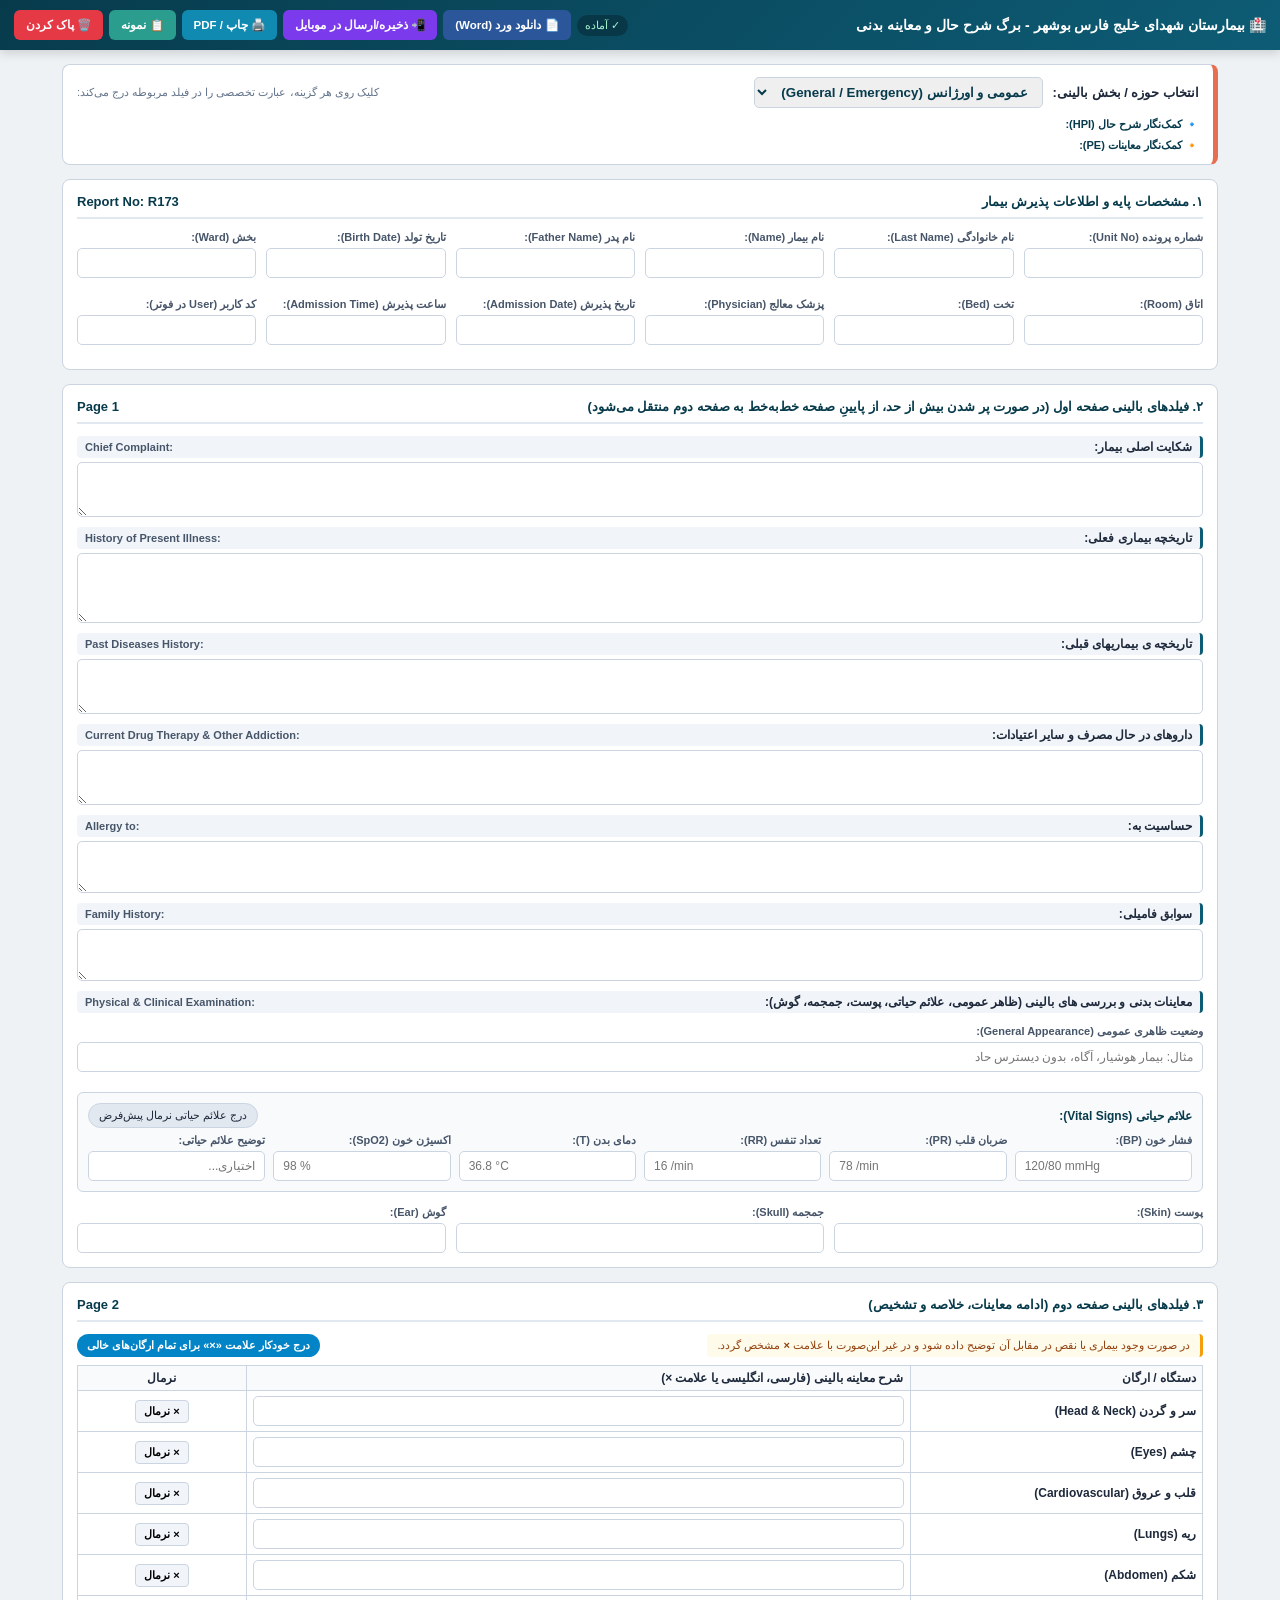
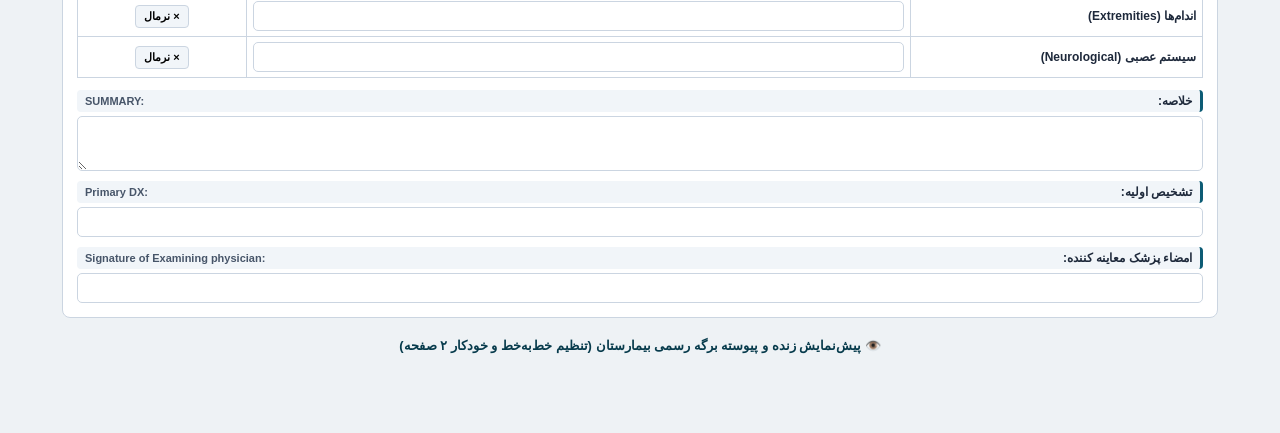
<file: public/assets/aistudio/ai_studio_code__1__8f4c8e4a.html>
<!DOCTYPE html>
<html lang="fa" dir="rtl">
<head>
  <meta charset="UTF-8">
  <meta name="viewport" content="width=device-width, initial-scale=1.0, maximum-scale=1.0, user-scalable=no">
  <title>برگ شرح حال و معاینه بدنی - بیمارستان شهدای خلیج فارس بوشهر</title>
  <style>
    :root {
      --primary: #0d5c75;
      --primary-dark: #073b4c;
      --secondary: #118ab2;
      --accent: #e76f51;
      --bg: #eef2f5;
      --border: #cbd5e1;
    }
    * { box-sizing: border-box; margin: 0; padding: 0; }
    body {
      background: var(--bg);
      color: #1e293b;
      direction: rtl;
      font-family: Tahoma, Arial, sans-serif;
      font-size: 13px;
      padding-bottom: 50px;
      overflow-x: hidden;
      -webkit-print-color-adjust: exact !important;
      print-color-adjust: exact !important;
    }

    .top-navbar {
      background: linear-gradient(135deg, var(--primary-dark), var(--primary));
      color: #fff; padding: 10px 14px; position: sticky; top: 0; z-index: 1000;
      box-shadow: 0 3px 10px rgba(0,0,0,0.15);
      display: flex; justify-content: space-between; align-items: center; flex-wrap: wrap; gap: 8px;
    }
    .brand-title { font-size: 13px; font-weight: bold; }
    .actions-group { display: flex; align-items: center; gap: 6px; flex-wrap: wrap; width: 100%; justify-content: flex-end; }
    @media (min-width: 768px) {
      .brand-title { font-size: 14px; }
      .actions-group { width: auto; }
    }
    .btn {
      padding: 8px 12px; border-radius: 6px; border: none; cursor: pointer;
      font-family: Tahoma, sans-serif; font-size: 11.5px; font-weight: bold; color: #fff;
      transition: 0.2s; touch-action: manipulation; -webkit-tap-highlight-color: transparent;
      display: inline-flex; align-items: center; gap: 4px;
    }
    .btn:active { transform: scale(0.96); }
    .btn-word { background: #2b579a; }
    .btn-word:hover { background: #1e3e6f; }
    .btn-share { background: #7c3aed; }
    .btn-share:hover { background: #5b21b6; }
    .btn-print { background: var(--secondary); }
    .btn-print:hover { background: #0b6988; }
    .btn-sample { background: #2a9d8f; }
    .btn-sample:hover { background: #1f7a6f; }
    .btn-clear { background: #e63946; }
    .btn-clear:hover { background: #bd1f2c; }
    .save-status { font-size: 11px; color: #a7f3d0; background: rgba(0,0,0,0.25); padding: 4px 8px; border-radius: 12px; }

    .container { max-width: 1180px; margin: 14px auto; padding: 0 12px; }
    .specialty-panel {
      background: #fff; border: 1px solid var(--border); border-right: 5px solid var(--accent);
      padding: 12px 14px; border-radius: 8px; margin-bottom: 14px;
    }
    .specialty-header { display: flex; justify-content: space-between; align-items: center; flex-wrap: wrap; gap: 8px; margin-bottom: 10px; }
    .specialty-select { padding: 6px 10px; border: 1px solid var(--border); border-radius: 5px; font-family: Tahoma, sans-serif; font-weight: bold; color: var(--primary-dark); max-width: 100%; }
    .chips-group { display: flex; flex-direction: column; gap: 8px; }
    .chips-row { display: flex; flex-wrap: wrap; gap: 6px; align-items: center; }
    .chips-label { font-size: 11px; font-weight: bold; color: var(--primary-dark); min-width: 140px; }
    .chip-btn { background: #e2e8f0; color: #1e293b; padding: 5px 10px; border-radius: 14px; font-family: Tahoma, sans-serif; font-size: 11px; cursor: pointer; border: 1px solid #cbd5e1; touch-action: manipulation; }
    .chip-btn:hover, .chip-btn:active { background: var(--primary); color: #fff; border-color: var(--primary); }

    .card { background: #fff; border-radius: 8px; border: 1px solid var(--border); padding: 14px; margin-bottom: 14px; }
    .card-title { font-size: 13px; font-weight: bold; color: var(--primary-dark); padding-bottom: 8px; margin-bottom: 12px; border-bottom: 2px solid #e2e8f0; display: flex; justify-content: space-between; flex-wrap: wrap; gap: 4px; }
    .form-grid { display: grid; grid-template-columns: repeat(auto-fit, minmax(155px, 1fr)); gap: 10px; }
    .form-group { display: flex; flex-direction: column; gap: 4px; margin-bottom: 10px; }
    .form-group label { font-weight: bold; font-size: 11px; color: #475569; }
    .form-control { padding: 7px 9px; border: 1px solid var(--border); border-radius: 5px; font-family: Tahoma, sans-serif; font-size: 12px; outline: none; unicode-bidi: plaintext; width: 100%; }
    .form-control:focus { border-color: var(--secondary); box-shadow: 0 0 0 2px rgba(17,138,178,0.15); }
    textarea.form-control { min-height: 55px; resize: vertical; line-height: 1.5; }

    .bilingual-header {
      display: flex; justify-content: space-between; align-items: center;
      background: #f1f5f9; padding: 4px 8px; border-radius: 4px; border-right: 3px solid var(--primary);
    }
    .fa-label { font-weight: bold; font-size: 12px; }
    .en-label { direction: ltr; font-family: Arial, sans-serif; font-size: 11px; color: #475569; font-weight: bold; }

    .vitals-box {
      background: #f8fafc; border: 1px solid #cbd5e1; border-radius: 6px;
      padding: 10px; margin-top: 6px; margin-bottom: 10px;
    }
    .vitals-grid { display: grid; grid-template-columns: repeat(auto-fit, minmax(120px, 1fr)); gap: 8px; margin-top: 6px; }

    .organ-table { width: 100%; border-collapse: collapse; margin-top: 6px; }
    .organ-table th, .organ-table td { border: 1px solid var(--border); padding: 5px 6px; text-align: right; font-size: 12px; }
    .organ-table th { background: #f8fafc; }
    .btn-normal-quick { padding: 4px 8px; background: #f1f5f9; border: 1px solid var(--border); border-radius: 4px; font-family: Tahoma, sans-serif; font-size: 11px; cursor: pointer; font-weight: bold; white-space: nowrap; }
    .btn-normal-quick:hover { background: #cbd5e1; }

    .preview-title { font-size: 13px; font-weight: bold; color: var(--primary-dark); margin: 20px 0 10px; text-align: center; }
    .a4-scroll-container { width: 100%; overflow-x: auto; padding-bottom: 16px; -webkit-overflow-scrolling: touch; }
    .a4-preview-wrapper { display: flex; flex-direction: column; gap: 24px; align-items: center; min-width: 210mm; }
    .a4-page {
      width: 210mm;
      min-height: 297mm;
      background: #fff;
      padding: 7mm 10mm;
      box-shadow: 0 4px 16px rgba(0,0,0,0.12);
      border: 1px solid var(--border);
      color: #000;
      font-family: 'B Nazanin', Tahoma, sans-serif;
    }

    .mobile-dl-modal {
      display: none; position: fixed; inset: 0; background: rgba(0,0,0,0.6); z-index: 2000;
      align-items: center; justify-content: center; padding: 16px;
    }
    .mobile-dl-card {
      background: #fff; border-radius: 10px; max-width: 400px; width: 100%; padding: 18px;
      text-align: center; box-shadow: 0 10px 25px rgba(0,0,0,0.25);
    }

    @media print {
      @page { size: A4 portrait; margin: 7mm 10mm; }
      body { background: #fff; padding: 0; margin: 0; overflow: visible; }
      .no-print { display: none !important; }
      .a4-scroll-container { overflow: visible; padding: 0; }
      .a4-preview-wrapper { display: block; gap: 0; min-width: auto; }
      .a4-page { width: 100%; min-height: auto; padding: 0; margin: 0; box-shadow: none; border: none; }
      .print-page-break { page-break-before: always; }
    }
  </style>
</head>
<body>

  <!-- مدال کمکی دانلود ویژه موبایل -->
  <div class="mobile-dl-modal no-print" id="mobileDlModal">
    <div class="mobile-dl-card">
      <h3 style="color:var(--primary-dark); margin-bottom:8px; font-size:15px;">📥 دریافت فایل Word در موبایل</h3>
      <p style="font-size:12px; color:#475569; line-height:1.6; margin-bottom:14px;">
        برای ذخیره در گوشی یا باز کردن در برنامه Word موبایل، روی دکمه زیر بزنید:
      </p>
      <div style="display:flex; flex-direction:column; gap:8px;">
        <button type="button" class="btn btn-share" style="justify-content:center; padding:10px;" onclick="shareWordOnMobile()">
          📲 اشتراک‌گذاری / باز کردن در Word موبایل
        </button>
        <a id="directDataUriLink" class="btn btn-word" style="justify-content:center; padding:10px; text-decoration:none;">
          📄 دانلود مستقیم فایل (.doc)
        </a>
        <button type="button" class="btn btn-clear" style="justify-content:center; background:#64748b;" onclick="closeMobileModal()">
          بستن
        </button>
      </div>
    </div>
  </div>

  <nav class="top-navbar no-print">
    <div class="brand-title">🏥 بیمارستان شهدای خلیج فارس بوشهر - برگ شرح حال و معاینه بدنی</div>
    <div class="actions-group">
      <span class="save-status" id="saveStatus">✓ آماده</span>
      <button type="button" class="btn btn-word" onclick="exportToWordDoc()">📄 دانلود ورد (Word)</button>
      <button type="button" class="btn btn-share" onclick="shareWordOnMobile()">📲 ذخیره/ارسال در موبایل</button>
      <button type="button" class="btn btn-print" onclick="window.print()">🖨️ چاپ / PDF</button>
      <button type="button" class="btn btn-sample" onclick="loadDefaultSample()">📋 نمونه</button>
      <button type="button" class="btn btn-clear" onclick="clearFormConfirm()">🗑️ پاک کردن</button>
    </div>
  </nav>

  <div class="container no-print">
    <div class="specialty-panel">
      <div class="specialty-header">
        <div>
          <label style="font-weight:bold; margin-left:6px;">انتخاب حوزه / بخش بالینی:</label>
          <select id="specialtySelect" class="specialty-select" onchange="applySpecialtyTemplate()">
            <option value="general">عمومی و اورژانس (General / Emergency)</option>
            <option value="internal">داخلی (Internal Medicine)</option>
            <option value="surgery">جراحی (General Surgery)</option>
            <option value="pediatrics">کودکان (Pediatrics)</option>
            <option value="obgyn">زنان و زایمان (OB/GYN)</option>
          </select>
        </div>
        <span style="font-size:11px; color:#64748b;">کلیک روی هر گزینه، عبارت تخصصی را در فیلد مربوطه درج می‌کند:</span>
      </div>
      <div class="chips-group">
        <div class="chips-row">
          <span class="chips-label">🔹 کمک‌نگار شرح حال (HPI):</span>
          <div class="chips-row" id="hpiChipsContainer"></div>
        </div>
        <div class="chips-row">
          <span class="chips-label">🔸 کمک‌نگار معاینات (PE):</span>
          <div class="chips-row" id="peChipsContainer"></div>
        </div>
      </div>
    </div>

    <!-- ۱. اطلاعات پایه و پذیرش -->
    <div class="card">
      <div class="card-title"><span>۱. مشخصات پایه و اطلاعات پذیرش بیمار</span><span>Report No: R173</span></div>
      <div class="form-grid">
        <div class="form-group"><label>شماره پرونده (Unit No):</label><input type="text" id="rec_no" class="form-control"></div>
        <div class="form-group"><label>نام خانوادگی (Last Name):</label><input type="text" id="patient_family" class="form-control"></div>
        <div class="form-group"><label>نام بیمار (Name):</label><input type="text" id="patient_name" class="form-control"></div>
        <div class="form-group"><label>نام پدر (Father Name):</label><input type="text" id="patient_father" class="form-control"></div>
        <div class="form-group"><label>تاریخ تولد (Birth Date):</label><input type="text" id="birth_date" class="form-control"></div>
        <div class="form-group"><label>بخش (Ward):</label><input type="text" id="ward_name" class="form-control"></div>
        <div class="form-group"><label>اتاق (Room):</label><input type="text" id="room_no" class="form-control"></div>
        <div class="form-group"><label>تخت (Bed):</label><input type="text" id="bed_no" class="form-control"></div>
        <div class="form-group"><label>پزشک معالج (Physician):</label><input type="text" id="attending_physician" class="form-control"></div>
        <div class="form-group"><label>تاریخ پذیرش (Admission Date):</label><input type="text" id="adm_date" class="form-control"></div>
        <div class="form-group"><label>ساعت پذیرش (Admission Time):</label><input type="text" id="adm_time" class="form-control"></div>
        <div class="form-group"><label>کد کاربر (User در فوتر):</label><input type="text" id="user_code" class="form-control"></div>
      </div>
    </div>

    <!-- ۲. فیلدهای بالینی صفحه اول -->
    <div class="card">
      <div class="card-title"><span>۲. فیلدهای بالینی صفحه اول (در صورت پر شدن بیش از حد، از پایینِ صفحه خط‌به‌خط به صفحه دوم منتقل می‌شود)</span><span>Page 1</span></div>
      <div class="form-group">
        <div class="bilingual-header"><span class="fa-label">شکایت اصلی بیمار:</span><span class="en-label">Chief Complaint:</span></div>
        <textarea id="chief_complaint" class="form-control"></textarea>
      </div>
      <div class="form-group">
        <div class="bilingual-header"><span class="fa-label">تاریخچه بیماری فعلی:</span><span class="en-label">History of Present Illness:</span></div>
        <textarea id="hpi" class="form-control" style="min-height:70px;"></textarea>
      </div>
      <div class="form-group">
        <div class="bilingual-header"><span class="fa-label">تاریخچه ی بیماریهای قبلی:</span><span class="en-label">Past Diseases History:</span></div>
        <textarea id="pmh" class="form-control"></textarea>
      </div>
      <div class="form-group">
        <div class="bilingual-header"><span class="fa-label">داروهای در حال مصرف و سایر اعتیادات:</span><span class="en-label">Current Drug Therapy & Other Addiction:</span></div>
        <textarea id="drugs_addiction" class="form-control"></textarea>
      </div>
      <div class="form-group">
        <div class="bilingual-header"><span class="fa-label">حساسیت به:</span><span class="en-label">Allergy to:</span></div>
        <textarea id="allergy" class="form-control" style="min-height:42px;"></textarea>
      </div>
      <div class="form-group">
        <div class="bilingual-header"><span class="fa-label">سوابق فامیلی:</span><span class="en-label">Family History:</span></div>
        <textarea id="family_history" class="form-control" style="min-height:42px;"></textarea>
      </div>

      <!-- بخش معاینات بدنی پایه -->
      <div class="form-group" style="margin-bottom:0;">
        <div class="bilingual-header">
          <span class="fa-label">معاینات بدنی و بررسی های بالینی (ظاهر عمومی، علائم حیاتی، پوست، جمجمه، گوش):</span>
          <span class="en-label">Physical & Clinical Examination:</span>
        </div>

        <div class="form-group" style="margin-top:8px;">
          <label>وضعیت ظاهری عمومی (General Appearance):</label>
          <input type="text" id="pe_ga" class="form-control" placeholder="مثال: بیمار هوشیار، آگاه، بدون دیسترس حاد">
        </div>

        <div class="vitals-box">
          <div style="display:flex; justify-content:space-between; align-items:center; flex-wrap:wrap; gap:6px;">
            <label style="font-weight:bold; font-size:12px; color:var(--primary-dark);">علائم حیاتی (Vital Signs):</label>
            <button type="button" class="chip-btn" onclick="fillNormalVitals()">درج علائم حیاتی نرمال پیش‌فرض</button>
          </div>
          <div class="vitals-grid">
            <div class="form-group" style="margin:0;"><label>فشار خون (BP):</label><input type="text" id="vs_bp" class="form-control" placeholder="120/80 mmHg" dir="ltr"></div>
            <div class="form-group" style="margin:0;"><label>ضربان قلب (PR):</label><input type="text" id="vs_pr" class="form-control" placeholder="78 /min" dir="ltr"></div>
            <div class="form-group" style="margin:0;"><label>تعداد تنفس (RR):</label><input type="text" id="vs_rr" class="form-control" placeholder="16 /min" dir="ltr"></div>
            <div class="form-group" style="margin:0;"><label>دمای بدن (T):</label><input type="text" id="vs_t" class="form-control" placeholder="36.8 °C" dir="ltr"></div>
            <div class="form-group" style="margin:0;"><label>اکسیژن خون (SpO2):</label><input type="text" id="vs_spo2" class="form-control" placeholder="98 %" dir="ltr"></div>
            <div class="form-group" style="margin:0;"><label>توضیح علائم حیاتی:</label><input type="text" id="pe_vitals_note" class="form-control" placeholder="اختیاری..."></div>
          </div>
        </div>

        <div class="form-grid">
          <div class="form-group" style="margin:0;"><label>پوست (Skin):</label><input type="text" id="pe_skin" class="form-control"></div>
          <div class="form-group" style="margin:0;"><label>جمجمه (Skull):</label><input type="text" id="pe_skull" class="form-control"></div>
          <div class="form-group" style="margin:0;"><label>گوش (Ear):</label><input type="text" id="pe_ear" class="form-control"></div>
        </div>
      </div>
    </div>

    <!-- ۳. فیلدهای بالینی صفحه دوم -->
    <div class="card">
      <div class="card-title"><span>۳. فیلدهای بالینی صفحه دوم (ادامه معاینات، خلاصه و تشخیص)</span><span>Page 2</span></div>
      <div style="display:flex; justify-content:space-between; align-items:center; margin-bottom:8px; flex-wrap:wrap; gap:8px;">
        <span style="font-size:11px; color:#92400e; background:#fffbeb; padding:5px 10px; border-radius:4px; border-right:3px solid #f59e0b;">
          در صورت وجود بیماری یا نقص در مقابل آن توضیح داده شود و در غیر این‌صورت با علامت <b>×</b> مشخص گردد.
        </span>
        <button type="button" class="chip-btn" onclick="setAllOrgansNormal()" style="background:#0284c7; color:#fff; font-weight:bold; border:none;">
          درج خودکار علامت «×» برای تمام ارگان‌های خالی
        </button>
      </div>

      <table class="organ-table">
        <thead>
          <tr><th style="width:26%;">دستگاه / ارگان</th><th style="width:59%;">شرح معاینه بالینی (فارسی، انگلیسی یا علامت ×)</th><th style="width:15%; text-align:center;">نرمال</th></tr>
        </thead>
        <tbody>
          <tr><td><b>سر و گردن (Head & Neck)</b></td><td><input type="text" id="pe_head_neck" class="form-control"></td><td style="text-align:center;"><button type="button" class="btn-normal-quick" onclick="setNormal('pe_head_neck')">× نرمال</button></td></tr>
          <tr><td><b>چشم (Eyes)</b></td><td><input type="text" id="pe_eyes" class="form-control"></td><td style="text-align:center;"><button type="button" class="btn-normal-quick" onclick="setNormal('pe_eyes')">× نرمال</button></td></tr>
          <tr><td><b>قلب و عروق (Cardiovascular)</b></td><td><input type="text" id="pe_cvs" class="form-control"></td><td style="text-align:center;"><button type="button" class="btn-normal-quick" onclick="setNormal('pe_cvs')">× نرمال</button></td></tr>
          <tr><td><b>ریه (Lungs)</b></td><td><input type="text" id="pe_chest" class="form-control"></td><td style="text-align:center;"><button type="button" class="btn-normal-quick" onclick="setNormal('pe_chest')">× نرمال</button></td></tr>
          <tr><td><b>شکم (Abdomen)</b></td><td><input type="text" id="pe_abd" class="form-control"></td><td style="text-align:center;"><button type="button" class="btn-normal-quick" onclick="setNormal('pe_abd')">× نرمال</button></td></tr>
          <tr><td><b>اندام‌ها (Extremities)</b></td><td><input type="text" id="pe_ext" class="form-control"></td><td style="text-align:center;"><button type="button" class="btn-normal-quick" onclick="setNormal('pe_ext')">× نرمال</button></td></tr>
          <tr><td><b>سیستم عصبی (Neurological)</b></td><td><input type="text" id="pe_neuro" class="form-control"></td><td style="text-align:center;"><button type="button" class="btn-normal-quick" onclick="setNormal('pe_neuro')">× نرمال</button></td></tr>
        </tbody>
      </table>

      <div class="form-group" style="margin-top:12px;">
        <div class="bilingual-header"><span class="fa-label">خلاصه:</span><span class="en-label">SUMMARY:</span></div>
        <textarea id="clinical_summary" class="form-control"></textarea>
      </div>
      <div class="form-group">
        <div class="bilingual-header"><span class="fa-label">تشخیص اولیه:</span><span class="en-label">Primary DX:</span></div>
        <input type="text" id="primary_dx" class="form-control">
      </div>
      <div class="form-group" style="margin-bottom:0;">
        <div class="bilingual-header"><span class="fa-label">امضاء پزشک معاینه کننده:</span><span class="en-label">Signature of Examining physician:</span></div>
        <input type="text" id="examining_physician" class="form-control">
      </div>
    </div>

    <div class="preview-title">👁️ پیش‌نمایش زنده و پیوسته برگه رسمی بیمارستان (تنظیم خط‌به‌خط و خودکار ۲ صفحه)</div>
  </div>

  <!-- پیش‌نمایش زنده دو صفحه A4 -->
  <div class="a4-scroll-container">
    <div class="a4-preview-wrapper" id="livePreviewContainer"></div>
  </div>

  <script>
    const STORAGE_KEY = "khalij_fars_ehr_sheet_v10";
    const allFieldIds = [
      'rec_no','patient_name','patient_family','patient_father','birth_date','ward_name',
      'room_no','bed_no','attending_physician','adm_date','adm_time','user_code',
      'chief_complaint','hpi','pmh','drugs_addiction','allergy','family_history',
      'pe_ga','vs_bp','vs_pr','vs_rr','vs_t','vs_spo2','pe_vitals_note',
      'pe_skin','pe_skull','pe_ear','pe_head_neck','pe_eyes','pe_cvs','pe_chest',
      'pe_abd','pe_ext','pe_neuro','clinical_summary','primary_dx','examining_physician','specialtySelect'
    ];

    const specialtyPresets = {
      general: {
        hpi: [
          { label: "+ علائم حیاتی پایدار", target: "hpi", text: "علائم حیاتی بیمار در بدو ورود پایدار است. " },
          { label: "+ نفی تروما", target: "hpi", text: "بیمار سابقه تروما یا آسیب فیزیکی اخیر را نفی می‌کند. " },
          { label: "+ عدم حساسیت (NKDA)", target: "allergy", text: "NKDA (فاقد حساسیت دارویی و غذایی شناخته شده)" }
        ],
        pe: [
          { label: "+ ظاهر عمومی خوب", target: "pe_ga", text: "بیمار هوشیار، آگاه، بدون دیسترس حاد تنفسی، ظاهر Ill یا Toxic ندارد." },
          { label: "+ هوشیاری کامل (GCS=15)", target: "pe_neuro", text: "هوشیار و آگاه به زمان، مکان و شخص (GCS: 15/15)، بدون نقص عصبی فوکال." },
          { label: "+ سمع قلب و ریه نرمال", target: "pe_cvs", text: "S1 و S2 نرمال، بدون سوفل؛ ریتم منظم." }
        ]
      },
      internal: {
        hpi: [
          { label: "+ سابقه HTN و DM", target: "pmh", text: "سابقه پرفشاری خون (HTN) و دیابت نوع ۲ تحت درمان دارویی. " },
          { label: "+ نفی درد قلبی و تنگی نفس", target: "hpi", text: "بیمار درد قفسه سینه، تپش قلب، ارتپنه و PND را نفی می‌کند. " },
          { label: "+ داروهای قلبی-داخلی", target: "drugs_addiction", text: "مصرف روزانه لوزارتان، متفورمین و آتورواستاتین. " }
        ],
        pe: [
          { label: "+ ظاهر عمومی داخلی", target: "pe_ga", text: "بیمار هوشیار، در وضعیت نشسته راحت، بدون سیانوز یا ایکتر." },
          { label: "+ سمع ریه شفاف", target: "pe_chest", text: "سمع هر دو ریه شفاف، بدون رال یا ویزینگ." },
          { label: "+ عدم ادم اندام", target: "pe_ext", text: "نبض‌های محیطی قرینه؛ بدون ادم گوده‌گذار." }
        ]
      },
      surgery: {
        hpi: [
          { label: "+ وضعیت ناشتایی (NPO)", target: "hpi", text: "بیمار از ۶ ساعت قبل ناشتا (NPO) می‌باشد. " },
          { label: "+ درد شکم جراحی", target: "hpi", text: "بیمار با شکایت درد شکم از چند ساعت قبل همراه با تهوع مراجعه نموده است. " },
          { label: "+ نفی مصرف ضدانعقاد", target: "drugs_addiction", text: "عدم مصرف داروهای ضدانعقاد (آسپرین، وارفارین، پلاویکس). " }
        ],
        pe: [
          { label: "+ ظاهر عمومی جراحی", target: "pe_ga", text: "بیمار هوشیار، به علت درد شکمی کمی بی‌قرار است." },
          { label: "+ شکم نرم بدون گاردینگ", target: "pe_abd", text: "شکم نرم، بدون دیستانسیون، تندرنس، ریباند یا گاردینگ." },
          { label: "+ تندرنس RLQ", target: "pe_abd", text: "تندرنس موضعی در ناحیه RLQ؛ علامت ریباند مثبت." }
        ]
      },
      pediatrics: {
        hpi: [
          { label: "+ واکسیناسیون کامل", target: "pmh", text: "واکسیناسیون کودک مطابق جدول کشوری کامل است. " },
          { label: "+ زایمان و رشد طبیعی", target: "pmh", text: "حاصل زایمان ترم، وزن تولد نرمال، رشد متناسب با سن. " }
        ],
        pe: [
          { label: "+ ظاهر عمومی کودک", target: "pe_ga", text: "کودک هوشیار، فعال، هیدراتاسیون مخاطی مناسب، بدون دیسترس تنفسی." },
          { label: "+ فونتانل طبیعی", target: "pe_skull", text: "نرموسفال، فونتانل قدامی باز و هم‌سطح." },
          { label: "+ اتوسکوپی گوش نرمال", target: "pe_ear", text: "کانال گوش و پرده تمپان دو طرف طبیعی." }
        ]
      },
      obgyn: {
        hpi: [
          { label: "+ شرح مامایی (G/P/A/L)", target: "pmh", text: "G: 2 , P: 1 , Ab: 0 , L: 1. " },
          { label: "+ حرکات جنین طبیعی", target: "hpi", text: "حرکات جنین طبیعی؛ نفی آبریزش (ROM) یا خونریزی واژینال. " }
        ],
        pe: [
          { label: "+ ظاهر عمومی بارداری", target: "pe_ga", text: "بیمار هوشیار و پایدار، بدون ادم صورت یا علائم پره‌اکلامپسی." },
          { label: "+ معاینه شکم بارداری و FHR", target: "pe_abd", text: "صدای قلب جنین (FHR) منظم و طبیعی، بدون کنتراکشن رحمی." }
        ]
      }
    };

    function applySpecialtyTemplate() {
      const val = document.getElementById('specialtySelect').value;
      const hpiBox = document.getElementById('hpiChipsContainer');
      const peBox = document.getElementById('peChipsContainer');
      hpiBox.innerHTML = '';
      peBox.innerHTML = '';
      const preset = specialtyPresets[val] || { hpi: [], pe: [] };
      const makeBtn = (c) => {
        const b = document.createElement('button');
        b.type = 'button';
        b.className = 'chip-btn';
        b.textContent = c.label;
        b.onclick = () => {
          const el = document.getElementById(c.target);
          if (el) { el.value = (el.value ? el.value + ' ' : '') + c.text; el.focus(); onFormChange(); }
        };
        return b;
      };
      preset.hpi.forEach(c => hpiBox.appendChild(makeBtn(c)));
      preset.pe.forEach(c => peBox.appendChild(makeBtn(c)));
    }

    function fillNormalVitals() {
      document.getElementById('vs_bp').value = '120/80 mmHg';
      document.getElementById('vs_pr').value = '78 /min';
      document.getElementById('vs_rr').value = '16 /min';
      document.getElementById('vs_t').value = '36.8 °C';
      document.getElementById('vs_spo2').value = '98 %';
      onFormChange();
    }

    function setNormal(id) {
      const el = document.getElementById(id);
      if (el) { el.value = '×'; onFormChange(); }
    }

    function setAllOrgansNormal() {
      ['pe_skin','pe_skull','pe_ear','pe_head_neck','pe_eyes','pe_cvs','pe_chest','pe_abd','pe_ext','pe_neuro'].forEach(id => {
        const el = document.getElementById(id);
        if (el && !el.value.trim()) el.value = '×';
      });
      onFormChange();
    }

    function gv(id) {
      const el = document.getElementById(id);
      return el ? el.value : '';
    }

    function toFaDigits(str) {
      return (str || '').trim().replace(/\d/g, d => '۰۱۲۳۴۵۶۷۸۹'[d]);
    }

    function esc(s) {
      return (s || '')
        .replace(/&/g,"&amp;")
        .replace(/</g,"&lt;")
        .replace(/>/g,"&gt;")
        .replace(/\n/g,"<br>");
    }

    function isLatinText(str) {
      if (!str) return false;
      const clean = str.replace(/<br>/g, '').trim();
      if (!clean || clean === '×') return false;
      const latinCount = (clean.match(/[A-Za-z]/g) || []).length;
      const persianCount = (clean.match(/[\u0600-\u06FF]/g) || []).length;
      return latinCount > persianCount;
    }

    // تبدیل متن یک کادر به آرایه‌ای از خطوط نمایشی واقعی (هر خط حداکثر 85 کاراکتر یا یک Enter)
    function splitTextIntoVisualLines(rawText, charsPerLine = 85) {
      if (!rawText) return [''];
      const trimmedRight = rawText.replace(/\s+$/, '');
      if (!trimmedRight) return [''];
      const rawLines = trimmedRight.split(/\r?\n/);
      const visualLines = [];
      rawLines.forEach(line => {
        if (line.length <= charsPerLine) {
          visualLines.push(line);
        } else {
          let rem = line;
          while (rem.length > charsPerLine) {
            let cut = rem.lastIndexOf(' ', charsPerLine);
            if (cut <= 20) cut = charsPerLine;
            visualLines.push(rem.slice(0, cut));
            rem = rem.slice(cut).trimStart();
          }
          if (rem.length > 0) visualLines.push(rem);
        }
      });
      return visualLines.length > 0 ? visualLines : [''];
    }

    function formatLinesArrayParagraph(linesArr, bold) {
      const joined = (linesArr || []).join('\n').trim();
      if (!joined) return `<p dir="rtl" style="margin:0;line-height:1.15;font-family:'B Nazanin',Tahoma,sans-serif;font-size:10pt;mso-bidi-font-size:10pt;">&nbsp;</p>`;
      const v = esc(linesArr.join('\n'));
      const isEn = isLatinText(joined);
      const dir = isEn ? 'ltr' : 'rtl';
      const align = isEn ? 'left' : 'right';
      const font = isEn ? "'Times New Roman',Arial,sans-serif" : "'B Nazanin',Tahoma,sans-serif";
      const weight = bold ? 'font-weight:bold;' : '';
      return `<p dir="${dir}" align="${align}" style="margin:0;line-height:1.15;text-align:${align};unicode-bidi:plaintext;font-family:${font};font-size:10pt;mso-bidi-font-size:10pt;${weight}">${v}</p>`;
    }

    function getCombinedVitalSigns() {
      const parts = [];
      if (gv('vs_bp').trim()) parts.push(`BP: ${gv('vs_bp').trim()}`);
      if (gv('vs_pr').trim()) parts.push(`PR: ${gv('vs_pr').trim()}`);
      if (gv('vs_rr').trim()) parts.push(`RR: ${gv('vs_rr').trim()}`);
      if (gv('vs_t').trim()) parts.push(`T: ${gv('vs_t').trim()}`);
      if (gv('vs_spo2').trim()) parts.push(`SpO2: ${gv('vs_spo2').trim()}`);
      const vitalsStr = parts.join(' , ');
      const note = gv('pe_vitals_note').trim();
      if (vitalsStr && note) return `${vitalsStr} (${note})`;
      return vitalsStr || note || '';
    }

    // استایل‌های سلول با کنترل کامل فونت فارسی و انگلیسی در Word
    const stTopLblR = "border-top:1pt solid #000;border-right:1pt solid #000;border-bottom:none;border-left:none;mso-border-top-alt:solid #000 1pt;mso-border-right-alt:solid #000 1pt;mso-border-bottom-alt:none;mso-border-left-alt:none;padding:1pt 4pt 0 2pt;text-align:right;vertical-align:top;font-family:'B Nazanin',Tahoma,sans-serif;font-size:9.5pt;mso-bidi-font-size:9.5pt;font-weight:bold;line-height:1.1;";
    const stTopLblL = "border-top:1pt solid #000;border-left:1pt solid #000;border-bottom:none;border-right:none;mso-border-top-alt:solid #000 1pt;mso-border-left-alt:solid #000 1pt;mso-border-bottom-alt:none;mso-border-right-alt:none;padding:1pt 2pt 0 4pt;text-align:left;vertical-align:top;font-family:'Times New Roman',Arial,sans-serif;font-size:8pt;mso-bidi-font-size:8pt;font-weight:bold;line-height:1.1;white-space:nowrap;";
    const stBotVal  = "border-top:none;border-bottom:1pt solid #000;border-right:1pt solid #000;border-left:1pt solid #000;mso-border-top-alt:none;mso-border-bottom-alt:solid #000 1pt;mso-border-right-alt:solid #000 1pt;mso-border-left-alt:solid #000 1pt;padding:0.5pt 4pt 1.5pt 4pt;text-align:center;vertical-align:middle;font-family:'B Nazanin',Tahoma,sans-serif;font-size:10pt;mso-bidi-font-size:10pt;font-weight:bold;line-height:1.1;";

    const stHeadR = "border-top:1pt solid #000;border-right:1pt solid #000;border-bottom:none;border-left:none;mso-border-top-alt:solid #000 1pt;mso-border-right-alt:solid #000 1pt;mso-border-bottom-alt:none;mso-border-left-alt:none;padding:1.5pt 6pt 0.5pt 6pt;text-align:right;vertical-align:top;font-family:'B Nazanin',Tahoma,sans-serif;font-size:10pt;mso-bidi-font-size:10pt;font-weight:bold;line-height:1.15;";
    const stHeadL = "border-top:1pt solid #000;border-left:1pt solid #000;border-bottom:none;border-right:none;mso-border-top-alt:solid #000 1pt;mso-border-left-alt:solid #000 1pt;mso-border-bottom-alt:none;mso-border-right-alt:none;padding:1.5pt 6pt 0.5pt 6pt;text-align:left;vertical-align:top;font-family:'Times New Roman',Arial,sans-serif;font-size:9pt;mso-bidi-font-size:9pt;font-weight:bold;line-height:1.15;";
    const stBody  = "border-top:none;border-bottom:1pt solid #000;border-right:1pt solid #000;border-left:1pt solid #000;mso-border-top-alt:none;mso-border-bottom-alt:solid #000 1pt;mso-border-right-alt:solid #000 1pt;mso-border-left-alt:solid #000 1pt;padding:1pt 8pt 2pt 8pt;vertical-align:top;line-height:1.15;";
    const stNoLineR = "border-right:1pt solid #000;border-left:none;border-top:none;border-bottom:none;mso-border-right-alt:solid #000 1pt;mso-border-left-alt:none;mso-border-top-alt:none;mso-border-bottom-alt:none;padding:1pt 6pt;text-align:right;vertical-align:middle;font-family:'B Nazanin',Tahoma,sans-serif;font-size:9.5pt;mso-bidi-font-size:9.5pt;line-height:1.15;";
    const stNoLineL = "border-left:1pt solid #000;border-right:none;border-top:none;border-bottom:none;mso-border-left-alt:solid #000 1pt;mso-border-right-alt:none;mso-border-top-alt:none;mso-border-bottom-alt:none;padding:1pt 6pt;text-align:left;vertical-align:middle;font-family:'Times New Roman',Arial,sans-serif;font-size:8.5pt;mso-bidi-font-size:8.5pt;line-height:1.15;";

    function makeClinicalBoxFromLines(faTitle, enTitle, linesArr, heightPt, colspanPerSide, isBold) {
      const cSide = colspanPerSide > 1 ? `colspan="${colspanPerSide}"` : '';
      const cFull = `colspan="${colspanPerSide * 2}"`;
      const wR = colspanPerSide === 4 ? '50%' : '55%';
      const wL = colspanPerSide === 4 ? '50%' : '45%';
      return `
        <tr>
          <td ${cSide} width="${wR}" dir="rtl" style="${stHeadR}"><p dir="rtl" style="margin:0;line-height:1.15;font-family:'B Nazanin',Tahoma,sans-serif;font-size:10pt;mso-bidi-font-size:10pt;">${faTitle}:&rlm;</p></td>
          <td ${cSide} width="${wL}" dir="ltr" style="${stHeadL}"><p dir="ltr" style="margin:0;line-height:1.15;font-family:'Times New Roman',Arial,sans-serif;font-size:9pt;">${enTitle}:</p></td>
        </tr>
        <tr style="height:${heightPt}pt;">
          <td ${cFull} style="${stBody}height:${heightPt}pt;">${formatLinesArrayParagraph(linesArr, !!isBold)}</td>
        </tr>
      `;
    }

    function makeBilingualOrganRow(faLabel, enLabel, rawVal, colspanEach, withHorizontalBorders) {
      const cleanVal = (rawVal || '').trim();
      const isEn = isLatinText(cleanVal);
      const faVal = (!isEn && cleanVal) ? esc(cleanVal) : '';
      const enVal = (isEn && cleanVal) ? esc(cleanVal) : '';
      const bTopBot = withHorizontalBorders ? "border-top:1pt solid #000;border-bottom:1pt solid #000;mso-border-top-alt:solid #000 1pt;mso-border-bottom-alt:solid #000 1pt;" : "";
      const cSpanAttr = colspanEach > 1 ? `colspan="${colspanEach}"` : '';
      const wR = colspanEach === 4 ? '50%' : '55%';
      const wL = colspanEach === 4 ? '50%' : '45%';
      return `
        <tr>
          <td ${cSpanAttr} width="${wR}" dir="rtl" style="${stNoLineR}${bTopBot}">
            <p dir="rtl" style="margin:0;line-height:1.15;font-family:'B Nazanin',Tahoma,sans-serif;font-size:9.5pt;mso-bidi-font-size:9.5pt;"><span style="font-weight:bold;">${faLabel}:&rlm;</span> &nbsp;${faVal}</p>
          </td>
          <td ${cSpanAttr} width="${wL}" dir="ltr" style="${stNoLineL}${bTopBot}">
            <p dir="ltr" style="margin:0;line-height:1.15;font-family:'Times New Roman',Arial,sans-serif;font-size:8.5pt;"><span style="font-weight:bold;">${enLabel}:</span> &nbsp;${enVal}</p>
          </td>
        </tr>
      `;
    }

    function makeStandardFooter(admDate, user) {
      const d = (admDate || '').trim() || '1405/07/29';
      const u = (user || '').trim() || 'W1361';
      return `
        <table dir="rtl" width="100%" cellspacing="0" cellpadding="0" style="width:100%;border-collapse:collapse;mso-table-dir:bidi;margin-top:2pt;border:none;page-break-inside:avoid;">
          <tr style="page-break-inside:avoid;">
            <td colspan="4" dir="rtl" align="right" style="border:none;border-bottom:1.5pt solid #000;mso-border-bottom-alt:solid #000 1.5pt;padding-bottom:1pt;text-align:right;font-family:'B Nazanin',Tahoma,sans-serif;font-size:8.5pt;mso-bidi-font-size:8.5pt;line-height:1.1;">
              <p dir="rtl" style="margin:0;font-family:'B Nazanin',Tahoma,sans-serif;font-size:8.5pt;mso-bidi-font-size:8.5pt;font-weight:bold;">طرح استاندارد و بهینه نمودن سیستم مدارک پزشکی ۱۰۰/۲۰ &nbsp;-&nbsp; برگ شرح حال و معاینه بدنی</p>
            </td>
          </tr>
          <tr style="page-break-inside:avoid;">
            <td width="20%" dir="ltr" align="left" style="border:none;padding-top:1pt;font-family:'Times New Roman',Arial,sans-serif;font-size:8pt;"><b>User :</b> &nbsp;${u}</td>
            <td width="35%" dir="ltr" align="left" style="border:none;padding-top:1pt;font-family:'Times New Roman',Arial,sans-serif;font-size:8pt;"><b>Date :</b> &nbsp;${d} 10:23:26 AM</td>
            <td width="25%" dir="ltr" align="left" style="border:none;padding-top:1pt;font-family:'Times New Roman',Arial,sans-serif;font-size:8pt;"><b>Report no :</b> &nbsp;R173</td>
            <td width="20%" dir="ltr" align="left" style="border:none;padding-top:1pt;font-family:'Times New Roman',Arial,sans-serif;font-size:8pt;"><b>Page :</b> &nbsp;1 &nbsp;of &nbsp;1</td>
          </tr>
        </table>
      `;
    }

    // ==================== الگوریتم انتقال خط‌به‌خط و تدریجی از پایین صفحه اول به صفحه دوم ====================
    function buildHospitalPagesHTML(isForWord) {
      const recNo = esc(toFaDigits(gv('rec_no'))),
            pName = esc(gv('patient_name').trim()),
            pFamily = esc(gv('patient_family').trim()),
            pFather = esc(gv('patient_father').trim()),
            bDate = esc(toFaDigits(gv('birth_date'))),
            ward = esc(gv('ward_name').trim()),
            room = esc(toFaDigits(gv('room_no'))),
            bed = esc(toFaDigits(gv('bed_no'))),
            doc = esc(gv('attending_physician').trim()),
            admDate = esc(toFaDigits(gv('adm_date'))),
            admTime = esc(toFaDigits(gv('adm_time'))),
            user = esc(gv('user_code').trim());

      const vitalsCombined = getCombinedVitalSigns();
      const footer = makeStandardFooter(gv('adm_date'), user);

      // ظرفیت دقیق خطوط در صفحه اول در نرم‌افزار Word:
      // در حالت پیش‌فرض (خام)، مجموع خطوط محتوا + معاینات پایه در صفحه اول = 19 واحد خطی است.
      // حداکثر ظرفیت ایمن صفحه اول در Word (بدون اینکه حتی ۱ میلی‌متر به صفحه بعد سرریز شود) = 20 واحد خطی است.
      const LINE_PT = 15.5;
      const MAX_P1_LINE_BUDGET = 20;

      // ۱. تعریف کادرهای صفحه اول برحسب تعداد خطوط واقعی و حداقل خطوط پیش‌فرض
      const rawSections = [
        { key: 'cc', fa: 'شکایت اصلی بیمار', en: 'Chief Complaint', lines: splitTextIntoVisualLines(gv('chief_complaint'), 85), defLines: 1.5, minLines: 1 },
        { key: 'hpi', fa: 'تاریخچه بیماری فعلی', en: 'History of Present Illness', lines: splitTextIntoVisualLines(gv('hpi'), 85), defLines: 4.2, minLines: 2 },
        { key: 'pmh', fa: 'تاریخچه ی بیماریهای قبلی', en: 'Past Diseases History', lines: splitTextIntoVisualLines(gv('pmh'), 85), defLines: 1.8, minLines: 1 },
        { key: 'drugs', fa: 'داروهای در حال مصرف و سایر اعتیادات', en: 'Current Drug Therapy & Other Addiction', lines: splitTextIntoVisualLines(gv('drugs_addiction'), 85), defLines: 1.8, minLines: 1 },
        { key: 'allergy', fa: 'حساسیت به', en: 'Allergy to', lines: splitTextIntoVisualLines(gv('allergy'), 85), defLines: 1.2, minLines: 1 },
        { key: 'fh', fa: 'سوابق فامیلی', en: 'Family History', lines: splitTextIntoVisualLines(gv('family_history'), 85), defLines: 1.2, minLines: 1 }
      ];

      const p1ExamOrgans = [
        { fa: 'وضعیت ظاهری عمومی', en: 'General Appearance', v: gv('pe_ga').trim(), cost: 1.1 },
        { fa: 'علائم حیاتی', en: 'Vital Signs', v: vitalsCombined, cost: 1.1 },
        { fa: 'پوست', en: 'Skin', v: gv('pe_skin').trim(), cost: 1.1 },
        { fa: 'جمجمه', en: 'Skull', v: gv('pe_skull').trim(), cost: 1.1 },
        { fa: 'گوش', en: 'Ear', v: gv('pe_ear').trim(), cost: 1.1 }
      ];

      // محاسبه تعداد خطوط موردنیاز هر کادر
      rawSections.forEach(s => {
        s.textLineCount = s.lines.length;
        s.displayLines = Math.max(s.defLines, s.textLineCount);
      });

      const getExamCost = () => p1ExamOrgans.length > 0 ? (1.1 + p1ExamOrgans.reduce((a, b) => a + b.cost, 0)) : 0;
      const getTotalLineUnits = () => rawSections.reduce((a, s) => a + s.displayLines, 0) + getExamCost();

      // گام اول: اگر کاربر متنی تایپ کرده که کمی بیشتر از فضای پیش‌فرض است، فضای خالی (Padding) سایر کادرهای صفحه اول را کم می‌کنیم
      if (getTotalLineUnits() > MAX_P1_LINE_BUDGET) {
        rawSections.forEach(s => {
          s.displayLines = Math.max(s.minLines, s.textLineCount);
        });
      }

      // گام دوم: اگر باز هم از ظرفیت صفحه اول بیشتر شد، از پایین‌ترین آیتم صفحه اول (گوش -> جمجمه -> پوست -> علائم حیاتی -> وضعیت ظاهری) یک‌به‌یک به بالای صفحه دوم منتقل می‌کنیم
      const movedExamOrgans = [];
      while (getTotalLineUnits() > MAX_P1_LINE_BUDGET && p1ExamOrgans.length > 0) {
        movedExamOrgans.unshift(p1ExamOrgans.pop());
      }

      // گام سوم: اگر کاربر متن بسیار طولانی تایپ کرده باشد، از آخرین کادرِ پایینِ صفحه اول، خط‌به‌خط (نه کل کادر یکجا!) به بالای صفحه دوم منتقل می‌کنیم
      const p1FinalSections = [];
      const p2OverflowSections = [];
      let usedUnits = getExamCost();

      for (let i = 0; i < rawSections.length; i++) {
        const sec = rawSections[i];
        // حداقل فضای مورد نیاز برای کادرهای بعدی که هنوز در صفحه اول مانده‌اند
        const remainingMinAfterThis = rawSections.slice(i + 1).reduce((a, x) => a + 1, 0);
        const availableForThis = MAX_P1_LINE_BUDGET - usedUnits - remainingMinAfterThis;

        if (availableForThis >= sec.displayLines) {
          // کل این کادر به راحتی در صفحه اول جا می‌شود
          p1FinalSections.push({
            fa: sec.fa, en: sec.en,
            lines: sec.lines,
            heightPt: Math.round(sec.displayLines * LINE_PT)
          });
          usedUnits += sec.displayLines;
        } else if (availableForThis >= 1) {
          // بخشی از خطوط این کادر در صفحه اول جا می‌شود و فقط خطوطِ سرریزشده به بالای صفحه دوم می‌روند!
          const keepCount = Math.max(1, Math.floor(availableForThis));
          const p1Lines = sec.lines.slice(0, keepCount);
          const p2Lines = sec.lines.slice(keepCount);

          p1FinalSections.push({
            fa: sec.fa, en: sec.en,
            lines: p1Lines,
            heightPt: Math.round(keepCount * LINE_PT)
          });
          usedUnits += keepCount;

          if (p2Lines.length > 0) {
            p2OverflowSections.push({
              fa: sec.fa + ' (ادامه)', en: sec.en + ' (Continued)',
              lines: p2Lines,
              heightPt: Math.round(p2Lines.length * LINE_PT)
            });
          }
        } else {
          // صفحه اول کاملاً پر شده است؛ این کادر به بالای صفحه دوم منتقل می‌شود
          p2OverflowSections.push({
            fa: sec.fa, en: sec.en,
            lines: sec.lines,
            heightPt: Math.round(Math.max(1.2, sec.textLineCount) * LINE_PT)
          });
        }
      }

      // ساخت HTML کادرهای صفحه اول
      const p1BoxesHTML = p1FinalSections.map(s => makeClinicalBoxFromLines(s.fa, s.en, s.lines, s.heightPt, 4, false)).join('');

      let p1ExamBlockHTML = '';
      if (p1ExamOrgans.length > 0) {
        p1ExamBlockHTML = `
          <tr>
            <td colspan="4" width="50%" dir="rtl" style="${stHeadR}"><p dir="rtl" style="margin:0;line-height:1.15;font-family:'B Nazanin',Tahoma,sans-serif;font-size:10pt;mso-bidi-font-size:10pt;">معاینات بدنی و بررسی های بالینی:&rlm;</p></td>
            <td colspan="4" width="50%" dir="ltr" style="${stHeadL}"><p dir="ltr" style="margin:0;line-height:1.15;font-family:'Times New Roman',Arial,sans-serif;font-size:9pt;">Physical &amp; Clinical Examination:</p></td>
          </tr>
          ${p1ExamOrgans.map(o => makeBilingualOrganRow(o.fa, o.en, o.v, 4, false)).join('')}
          <tr>
            <td colspan="4" width="50%" dir="rtl" style="${stNoLineR}border-bottom:1pt solid #000;mso-border-bottom-alt:solid #000 1pt;font-weight:bold;">
              <p dir="rtl" style="margin:0;line-height:1.15;font-family:'B Nazanin',Tahoma,sans-serif;font-size:9.5pt;mso-bidi-font-size:9.5pt;">لطفا پشت صفحه را تکمیل کنید</p>
            </td>
            <td colspan="4" width="50%" dir="ltr" style="${stNoLineL}border-bottom:1pt solid #000;mso-border-bottom-alt:solid #000 1pt;font-weight:bold;">
              <p dir="ltr" style="margin:0;line-height:1.15;font-family:'Times New Roman',Arial,sans-serif;font-size:8.5pt;">Please Complete the Reverse side</p>
            </td>
          </tr>
        `;
      } else {
        p1ExamBlockHTML = `
          <tr>
            <td colspan="4" width="50%" dir="rtl" style="${stNoLineR}border-top:1pt solid #000;border-bottom:1pt solid #000;font-weight:bold;">
              <p dir="rtl" style="margin:0;line-height:1.15;font-family:'B Nazanin',Tahoma,sans-serif;font-size:9.5pt;">لطفا پشت صفحه را تکمیل کنید</p>
            </td>
            <td colspan="4" width="50%" dir="ltr" style="${stNoLineL}border-top:1pt solid #000;border-bottom:1pt solid #000;font-weight:bold;">
              <p dir="ltr" style="margin:0;line-height:1.15;font-family:'Times New Roman',Arial,sans-serif;font-size:8.5pt;">Please Complete the Reverse side</p>
            </td>
          </tr>
        `;
      }

      // ==================== صفحه اول ====================
      const page1 = `
        <table dir="rtl" width="100%" cellspacing="0" cellpadding="0" style="width:100%;border-collapse:collapse;mso-table-dir:bidi;border:none;margin-bottom:1pt;">
          <tr>
            <td width="25%" style="border:none;">&nbsp;</td>
            <td width="50%" align="center" valign="middle" style="border:none;text-align:center;padding-bottom:1pt;">
              <p dir="rtl" style="margin:0;line-height:1.1;font-family:'B Nazanin',Tahoma,sans-serif;font-size:12pt;mso-bidi-font-size:12pt;font-weight:bold;">بیمارستان شهدای خلیج فارس بوشهر</p>
              <p dir="ltr" style="margin:0;line-height:1.1;font-family:'Times New Roman',Arial,sans-serif;font-size:9pt;font-weight:bold;">Bushehr Khalij Fars Hospital</p>
              <p dir="rtl" style="margin:0.5pt 0 0 0;line-height:1.1;font-family:'B Nazanin',Tahoma,sans-serif;font-size:11pt;mso-bidi-font-size:11pt;font-weight:bold;">برگ شرح حال و معاینه بدنی</p>
              <p dir="ltr" style="margin:0;line-height:1.1;font-family:'Times New Roman',Arial,sans-serif;font-size:8.5pt;font-weight:bold;">Medical History &amp; Physical Examination Sheet</p>
            </td>
            <td width="25%" style="border:none;">&nbsp;</td>
          </tr>
        </table>

        <table dir="rtl" width="100%" cellspacing="0" cellpadding="0" style="width:100%;border-collapse:collapse;mso-table-dir:bidi;border:none;">
          <tr>
            <td width="13%" dir="rtl" style="${stTopLblR}"><p dir="rtl" style="margin:0;">شماره پرونده:&rlm;</p></td>
            <td width="12%" dir="ltr" style="${stTopLblL}"><p dir="ltr" style="margin:0;">Unit No:</p></td>
            <td colspan="6" width="75%" style="border:none;mso-border-alt:none;">&nbsp;</td>
          </tr>
          <tr>
            <td colspan="2" width="25%" dir="rtl" style="${stBotVal}"><p dir="rtl" align="center" style="margin:0;text-align:center;">${recNo || '&nbsp;'}</p></td>
            <td colspan="6" width="75%" style="border:none;border-bottom:1pt solid #000;mso-border-bottom-alt:solid #000 1pt;">&nbsp;</td>
          </tr>

          <tr>
            <td width="13%" dir="rtl" style="${stTopLblR}"><p dir="rtl" style="margin:0;">نام خانوادگی:&rlm;</p></td>
            <td width="12%" dir="ltr" style="${stTopLblL}"><p dir="ltr" style="margin:0;">Last Name:</p></td>
            <td width="13%" dir="rtl" style="${stTopLblR}"><p dir="rtl" style="margin:0;">نام:&rlm;</p></td>
            <td width="12%" dir="ltr" style="${stTopLblL}"><p dir="ltr" style="margin:0;">Name:</p></td>
            <td width="14%" dir="rtl" style="${stTopLblR}"><p dir="rtl" style="margin:0;">بخش:&rlm; &nbsp;${ward}</p></td>
            <td width="11%" dir="ltr" style="${stTopLblL}"><p dir="ltr" style="margin:0;">Ward:</p></td>
            <td width="13%" dir="rtl" style="${stTopLblR}"><p dir="rtl" style="margin:0;">پزشک معالج:&rlm;</p></td>
            <td width="12%" dir="ltr" style="${stTopLblL}"><p dir="ltr" style="margin:0;">Physician:</p></td>
          </tr>
          <tr>
            <td colspan="2" width="25%" dir="rtl" style="${stBotVal}"><p dir="rtl" align="center" style="margin:0;text-align:center;">${pFamily || '&nbsp;'}</p></td>
            <td colspan="2" width="25%" dir="rtl" style="${stBotVal}"><p dir="rtl" align="center" style="margin:0;text-align:center;">${pName || '&nbsp;'}</p></td>
            <td width="14%" dir="rtl" style="${stNoLineR}font-size:9pt;font-weight:bold;"><p dir="rtl" style="margin:0;">اتاق:&rlm; &nbsp;${room}</p></td>
            <td width="11%" dir="ltr" style="${stNoLineL}font-size:8pt;font-weight:bold;"><p dir="ltr" style="margin:0;">Room:</p></td>
            <td colspan="2" width="25%" dir="rtl" style="${stBotVal}"><p dir="rtl" align="center" style="margin:0;text-align:center;">${doc || '&nbsp;'}</p></td>
          </tr>

          <tr>
            <td width="13%" dir="rtl" style="${stTopLblR}"><p dir="rtl" style="margin:0;">نام پدر:&rlm;</p></td>
            <td width="12%" dir="ltr" style="${stTopLblL}"><p dir="ltr" style="margin:0;">Father Name:</p></td>
            <td width="13%" dir="rtl" style="${stTopLblR}"><p dir="rtl" style="margin:0;">تاریخ تولد:&rlm;</p></td>
            <td width="12%" dir="ltr" style="${stTopLblL}"><p dir="ltr" style="margin:0;">Birth Date:</p></td>
            <td width="14%" dir="rtl" style="${stNoLineR}font-size:9pt;font-weight:bold;"><p dir="rtl" style="margin:0;">تخت:&rlm; &nbsp;${bed}</p></td>
            <td width="11%" dir="ltr" style="${stNoLineL}font-size:8pt;font-weight:bold;"><p dir="ltr" style="margin:0;">Bed:</p></td>
            <td width="11%" dir="rtl" style="${stTopLblR}"><p dir="rtl" style="margin:0;">تاریخ پذیرش:&rlm;</p></td>
            <td width="14%" dir="ltr" style="${stTopLblL}"><p dir="ltr" style="margin:0;">Date of Admission:</p></td>
          </tr>
          <tr>
            <td colspan="2" width="25%" dir="rtl" style="${stBotVal}"><p dir="rtl" align="center" style="margin:0;text-align:center;">${pFather || '&nbsp;'}</p></td>
            <td colspan="2" width="25%" dir="rtl" style="${stBotVal}"><p dir="rtl" align="center" style="margin:0;text-align:center;">${bDate || '&nbsp;'}</p></td>
            <td colspan="2" width="25%" dir="rtl" style="${stBotVal}"><p dir="rtl" style="margin:0;">&nbsp;</p></td>
            <td colspan="2" width="25%" dir="rtl" style="${stBotVal}"><p dir="rtl" align="center" style="margin:0;text-align:center;">${(admTime ? admTime + ' &nbsp;&nbsp; ' : '') + (admDate || '&nbsp;')}</p></td>
          </tr>

          <tr style="height:3pt;">
            <td colspan="8" style="border-top:1pt solid #000;border-bottom:1pt solid #000;border-left:none;border-right:none;mso-border-top-alt:solid #000 1pt;mso-border-bottom-alt:solid #000 1pt;mso-border-left-alt:none;mso-border-right-alt:none;font-size:1pt;line-height:1pt;">&nbsp;</td>
          </tr>

          ${p1BoxesHTML}
          ${p1ExamBlockHTML}
        </table>
        ${footer}
      `;

      // ==================== صفحه دوم (شامل خطوط سرریزشده از صفحه اول + ادامه معاینات + خلاصه و تشخیص) ====================
      const overflowBoxesHTML = p2OverflowSections.map(s => makeClinicalBoxFromLines(s.fa, s.en, s.lines, s.heightPt, 1, false)).join('');
      const page2BaseOrgans = [
        ...movedExamOrgans,
        { fa: 'سر و گردن', en: 'Head & Neck', v: gv('pe_head_neck') },
        { fa: 'چشم', en: 'Eyes', v: gv('pe_eyes') },
        { fa: 'قلب و عروق', en: 'Cardiovascular', v: gv('pe_cvs') },
        { fa: 'ریه', en: 'Lungs', v: gv('pe_chest') },
        { fa: 'شکم', en: 'Abdomen', v: gv('pe_abd') },
        { fa: 'اندام‌ها', en: 'Extremities', v: gv('pe_ext') },
        { fa: 'سیستم عصبی', en: 'Neurological', v: gv('pe_neuro') }
      ];
      const page2OrgansHTML = page2BaseOrgans.map(o => makeBilingualOrganRow(o.fa, o.en, o.v, 1, true)).join('');

      const overflowPt = p2OverflowSections.reduce((s, x) => s + 14 + x.heightPt, 0) + (movedExamOrgans.length * 14);
      const sumLines = splitTextIntoVisualLines(gv('clinical_summary'), 85);
      const dxLines  = splitTextIntoVisualLines(gv('primary_dx'), 85);
      const sigLines = splitTextIntoVisualLines(gv('examining_physician'), 85);

      const sumH = Math.max(sumLines.length * LINE_PT, Math.max(35, Math.round(110 - overflowPt * 0.55)));
      const dxH  = Math.max(dxLines.length * LINE_PT,  Math.max(24, Math.round(58  - overflowPt * 0.25)));
      const sigH = Math.max(sigLines.length * LINE_PT, Math.max(24, Math.round(50  - overflowPt * 0.20)));

      const page2 = `
        <table dir="rtl" width="100%" cellspacing="0" cellpadding="2" style="width:100%;border-collapse:collapse;mso-table-dir:bidi;border:none;margin-bottom:2pt;">
          <tr>
            <td align="center" style="border:none;text-align:center;">
              <p dir="rtl" style="margin:0;line-height:1.15;font-family:'B Nazanin',Tahoma,sans-serif;font-size:12pt;mso-bidi-font-size:12pt;font-weight:bold;">برگ شرح حال و معاینه بدنی</p>
              <p dir="ltr" style="margin:0;line-height:1.15;font-family:'Times New Roman',Arial,sans-serif;font-size:9pt;font-weight:bold;">Medical History &amp; Physical Examination Sheet</p>
            </td>
          </tr>
        </table>

        <table dir="rtl" width="100%" cellspacing="0" cellpadding="0" style="width:100%;border-collapse:collapse;mso-table-dir:bidi;border:1.5pt solid #000;mso-border-alt:solid #000 1pt;">
          ${overflowBoxesHTML}
          <tr>
            <td width="55%" dir="rtl" style="${stHeadR}border-bottom:1pt solid #000;mso-border-bottom-alt:solid #000 1pt;">
              <p dir="rtl" style="margin:0;line-height:1.15;font-family:'B Nazanin',Tahoma,sans-serif;font-size:10pt;mso-bidi-font-size:10pt;">معاینات بدنی و بررسیهای اولیه بالینی (ادامه):&rlm;</p>
            </td>
            <td width="45%" dir="ltr" style="${stHeadL}border-bottom:1pt solid #000;mso-border-bottom-alt:solid #000 1pt;">
              <p dir="ltr" style="margin:0;line-height:1.15;font-family:'Times New Roman',Arial,sans-serif;font-size:9pt;">Physical Examination &amp; Clinical Investigation (Continued):</p>
            </td>
          </tr>
          ${page2OrgansHTML}
          <tr>
            <td colspan="2" style="border:1pt solid #000;mso-border-alt:solid #000 1pt;padding:2.5pt 6pt;background-color:#f8fafc;">
              <p dir="rtl" style="margin:0;line-height:1.15;
</file>
